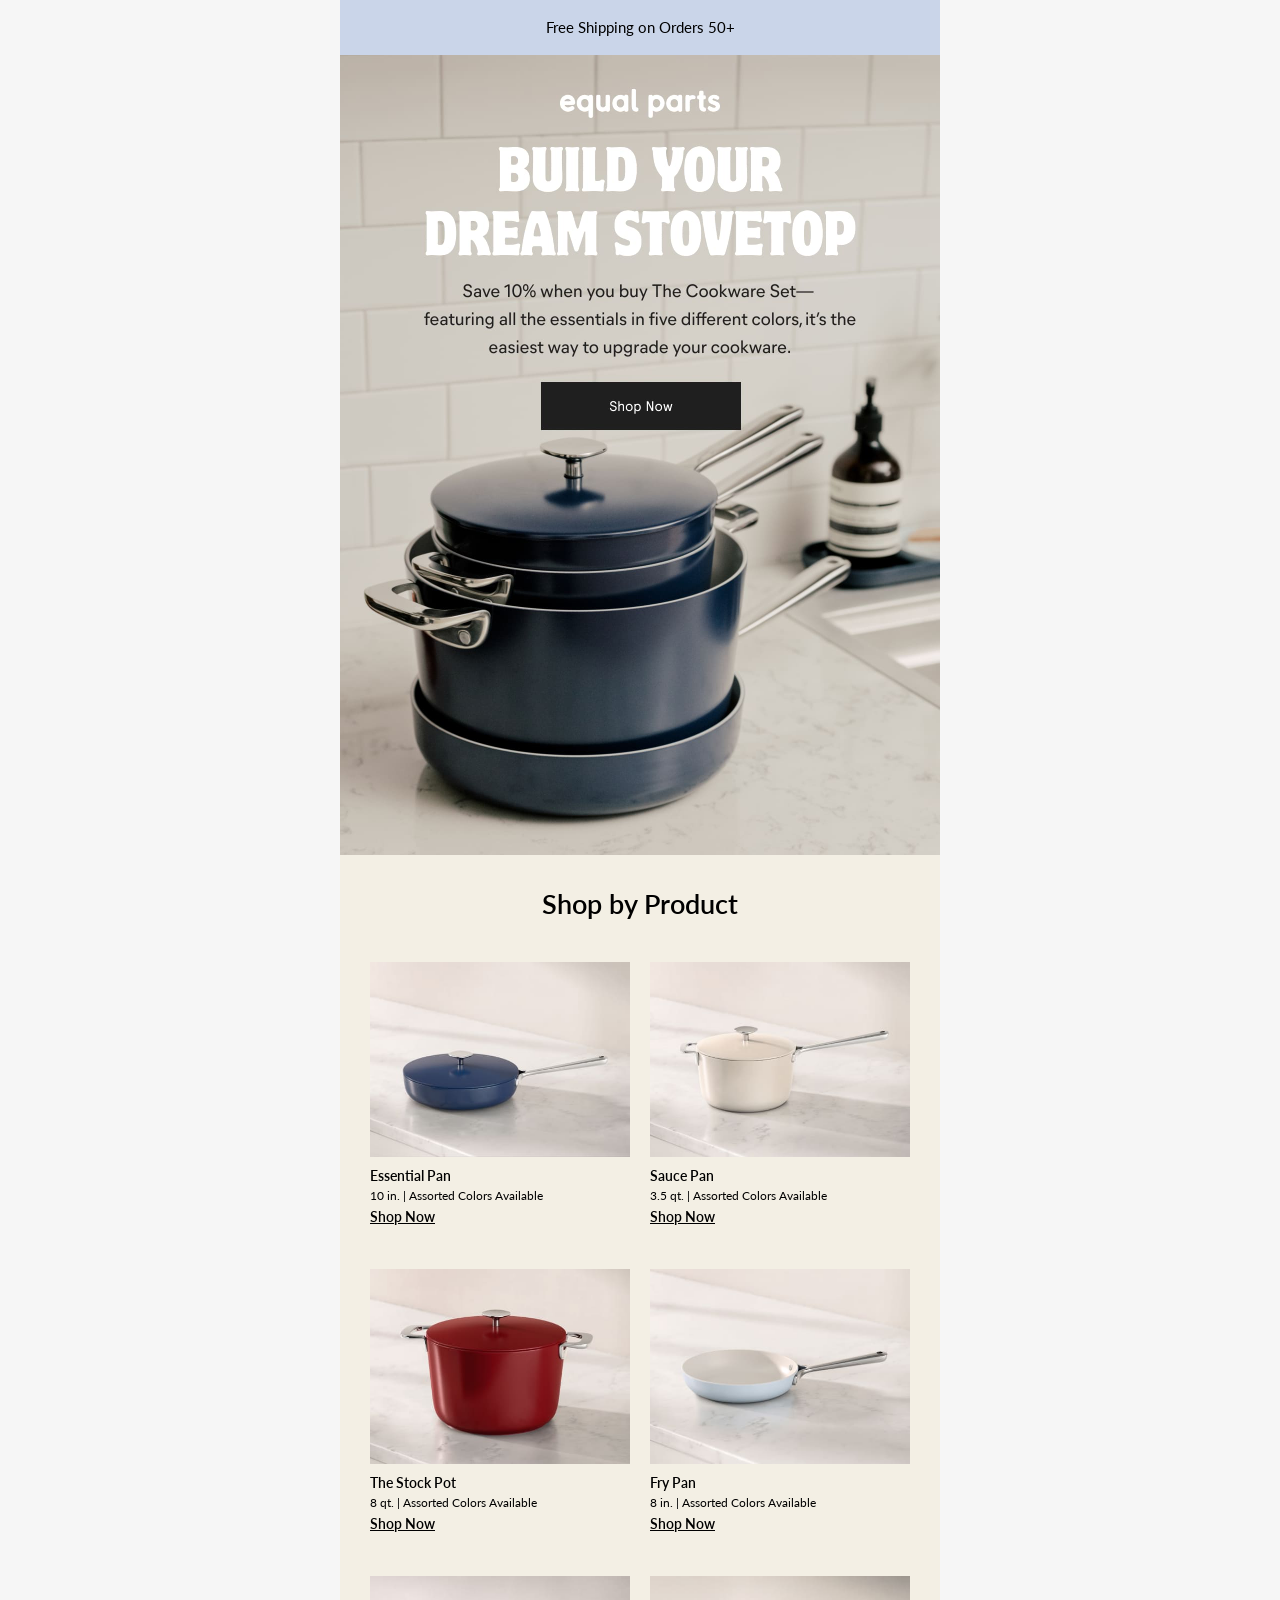
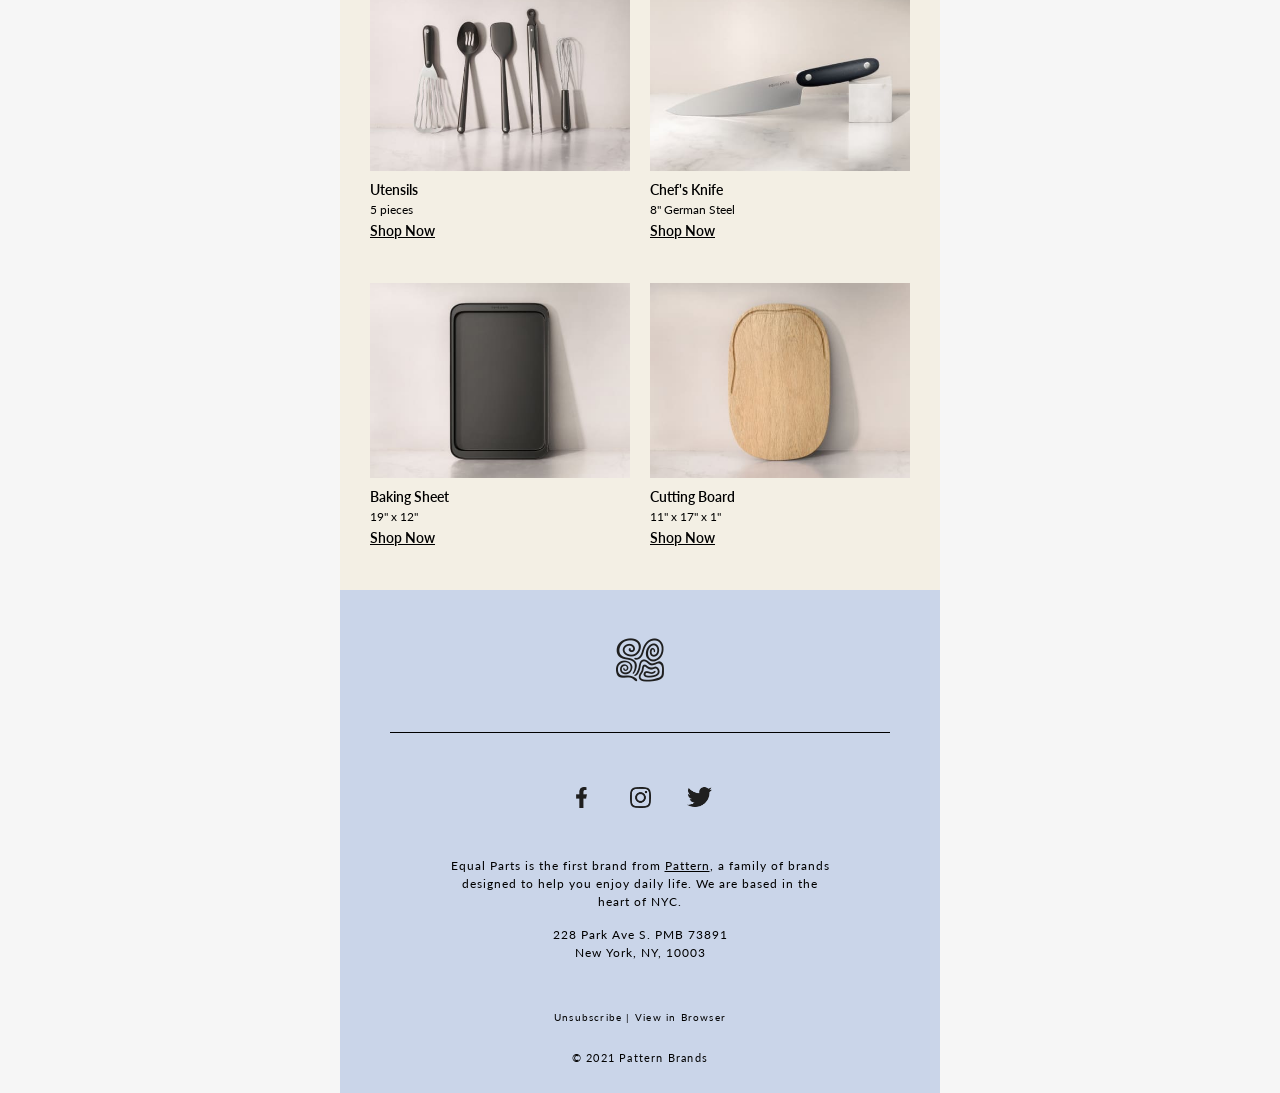
<file: email/email-1/index.html>
<!doctype html>
<html xmlns="http://www.w3.org/1999/xhtml" xmlns:v="urn:schemas-microsoft-com:vml" xmlns:o="urn:schemas-microsoft-com:office:office">

<head>
  <title> Equal Parts </title>
  <!--[if !mso]><!-->
  <meta http-equiv="X-UA-Compatible" content="IE=edge">
  <!--<![endif]-->
  <meta http-equiv="Content-Type" content="text/html; charset=UTF-8">
  <meta name="viewport" content="width=device-width, initial-scale=1">
  <style type="text/css">
    #outlook a {
      padding: 0;
    }

    body {
      margin: 0;
      padding: 0;
      -webkit-text-size-adjust: 100%;
      -ms-text-size-adjust: 100%;
    }

    table,
    td {
      border-collapse: collapse;
      mso-table-lspace: 0pt;
      mso-table-rspace: 0pt;
    }

    img {
      border: 0;
      height: auto;
      line-height: 100%;
      outline: none;
      text-decoration: none;
      -ms-interpolation-mode: bicubic;
    }

    p {
      display: block;
      margin: 13px 0;
    }

  </style>
  <!--[if mso]>
    <noscript>
    <xml>
    <o:OfficeDocumentSettings>
      <o:AllowPNG/>
      <o:PixelsPerInch>96</o:PixelsPerInch>
    </o:OfficeDocumentSettings>
    </xml>
    </noscript>
    <![endif]-->
  <!--[if lte mso 11]>
    <style type="text/css">
      .mj-outlook-group-fix { width:100% !important; }
    </style>
    <![endif]-->
  <!--[if !mso]><!-->
  <link href="https://fonts.googleapis.com/css2?family=Lato:wght@100;300;400;700;900&display=swap" rel="stylesheet" type="text/css">
  <style type="text/css">
    @import url(https://fonts.googleapis.com/css2?family=Lato:wght@100;300;400;700;900&display=swap);

  </style>
  <!--<![endif]-->
  <style type="text/css">
    @media only screen and (min-width:480px) {
      .mj-column-per-100 {
        width: 100% !important;
        max-width: 100%;
      }

      .mj-column-per-50 {
        width: 50% !important;
        max-width: 50%;
      }
    }

  </style>
  <style media="screen and (min-width:480px)">
    .moz-text-html .mj-column-per-100 {
      width: 100% !important;
      max-width: 100%;
    }

    .moz-text-html .mj-column-per-50 {
      width: 50% !important;
      max-width: 50%;
    }

  </style>
  <style type="text/css">
    @media only screen and (max-width:480px) {
      table.mj-full-width-mobile {
        width: 100% !important;
      }

      td.mj-full-width-mobile {
        width: auto !important;
      }
    }

  </style>
  <style type="text/css">
    @import url('https://fonts.googleapis.com/css2?family=Lato:wght@100;300;400;700;900&display=swap');

    * {
      box-sizing: border-box;
    }

    h1,
    h2,
    h3,
    h4,
    h5,
    h6,
    p {
      padding: 0;
      margin: 0;
    }

    td {
      padding: 0;
    }

    .product-title {
      font-size: 14px;
      color: #000000;
      text-decoration: none;
    }

    .product-title:hover {
      font-size: 14px;
      color: #000000;
      text-decoration: none;
    }

    .product-info {
      font-size: 12px;
      color: #000000;
      text-decoration: none;
    }

    .product-info:hover {
      font-size: 12px;
      color: #000000;
      text-decoration: none;
    }

    .shop-now {
      font-size: 14px;
      color: #000000;
    }

    .shop-now:hover {
      color: #6495ed;
    }

    .social-img {
      width: 25px;
      margin: 0 15px;
    }

    .pattern {
      color: #000000;
    }

    .unsub,
    .browser {
      color: #000000;
      text-decoration: none;
    }

  </style>
  <!-- Title -->
  <!-- Preview -->
  <!-- Font -->
  <!-- Attribute -->
  <!-- Style -->
</head>

<body style="word-spacing:normal;background-color:#f6f6f6;">
  <div style="display:none;font-size:1px;color:#ffffff;line-height:1px;max-height:0px;max-width:0px;opacity:0;overflow:hidden;"> Build Your Dream Stovetop </div>
  <div style="background-color:#f6f6f6;">
    <!--[if mso | IE]><table align="center" border="0" cellpadding="0" cellspacing="0" class="" role="presentation" style="width:600px;" width="600" bgcolor="#f3efe4" ><tr><td style="line-height:0px;font-size:0px;mso-line-height-rule:exactly;"><![endif]-->
    <div style="background:#f3efe4;background-color:#f3efe4;margin:0px auto;max-width:600px;">
      <table align="center" border="0" cellpadding="0" cellspacing="0" role="presentation" style="background:#f3efe4;background-color:#f3efe4;width:100%;">
        <tbody>
          <tr>
            <td style="direction:ltr;font-size:0px;padding:0;text-align:center;">
              <!--[if mso | IE]><table role="presentation" border="0" cellpadding="0" cellspacing="0"><![endif]-->
              <!-- Header -->
              <!-- Header Top -->
              <!--[if mso | IE]><tr><td class="" width="600px" ><table align="center" border="0" cellpadding="0" cellspacing="0" class="" role="presentation" style="width:600px;" width="600" bgcolor="#cad5e9" ><tr><td style="line-height:0px;font-size:0px;mso-line-height-rule:exactly;"><![endif]-->
              <div style="background:#cad5e9;background-color:#cad5e9;margin:0px auto;max-width:600px;">
                <table align="center" border="0" cellpadding="0" cellspacing="0" role="presentation" style="background:#cad5e9;background-color:#cad5e9;width:100%;">
                  <tbody>
                    <tr>
                      <td style="direction:ltr;font-size:0px;padding:0;text-align:center;">
                        <!--[if mso | IE]><table role="presentation" border="0" cellpadding="0" cellspacing="0"><tr><td class="" style="vertical-align:top;width:600px;" ><![endif]-->
                        <div class="mj-column-per-100 mj-outlook-group-fix" style="font-size:0px;text-align:left;direction:ltr;display:inline-block;vertical-align:top;width:100%;">
                          <table border="0" cellpadding="0" cellspacing="0" role="presentation" width="100%">
                            <tbody>
                              <tr>
                                <td style="vertical-align:top;padding:0;padding-right:20px;padding-left:20px;">
                                  <table border="0" cellpadding="0" cellspacing="0" role="presentation" style="" width="100%">
                                    <tbody>
                                      <tr>
                                        <td align="center" style="font-size:0px;padding:20px 0;word-break:break-word;">
                                          <div style="font-family:Lato;font-size:15px;line-height:1;text-align:center;color:#000000;">Free Shipping on Orders 50+</div>
                                        </td>
                                      </tr>
                                    </tbody>
                                  </table>
                                </td>
                              </tr>
                            </tbody>
                          </table>
                        </div>
                        <!--[if mso | IE]></td></tr></table><![endif]-->
                      </td>
                    </tr>
                  </tbody>
                </table>
              </div>
              <!--[if mso | IE]></td></tr></table></td></tr><![endif]-->
              <!-- / Header Top -->
              <!-- Header Hero -->
              <!--[if mso | IE]><tr><td class="" width="600px" ><table align="center" border="0" cellpadding="0" cellspacing="0" class="" role="presentation" style="width:600px;" width="600" ><tr><td style="line-height:0px;font-size:0px;mso-line-height-rule:exactly;"><![endif]-->
              <div style="margin:0px auto;max-width:600px;">
                <table align="center" border="0" cellpadding="0" cellspacing="0" role="presentation" style="width:100%;">
                  <tbody>
                    <tr>
                      <td style="direction:ltr;font-size:0px;padding:0;text-align:center;">
                        <!--[if mso | IE]><table role="presentation" border="0" cellpadding="0" cellspacing="0"><tr><td class="" style="vertical-align:top;width:600px;" ><![endif]-->
                        <div class="mj-column-per-100 mj-outlook-group-fix" style="font-size:0px;text-align:left;direction:ltr;display:inline-block;vertical-align:top;width:100%;">
                          <table border="0" cellpadding="0" cellspacing="0" role="presentation" width="100%">
                            <tbody>
                              <tr>
                                <td style="vertical-align:top;padding:0;">
                                  <table border="0" cellpadding="0" cellspacing="0" role="presentation" style="" width="100%">
                                    <tbody>
                                      <tr>
                                        <td align="center" style="font-size:0px;padding:0;word-break:break-word;">
                                          <table border="0" cellpadding="0" cellspacing="0" role="presentation" style="border-collapse:collapse;border-spacing:0px;">
                                            <tbody>
                                              <tr>
                                                <td style="width:600px;">
                                                  <a href="#" target="_blank">
                                                    <img alt="hero" height="auto" src="img/hero.jpeg" style="border:0;display:block;outline:none;text-decoration:none;height:auto;width:100%;font-size:13px;" width="600" />
                                                  </a>
                                                </td>
                                              </tr>
                                            </tbody>
                                          </table>
                                        </td>
                                      </tr>
                                    </tbody>
                                  </table>
                                </td>
                              </tr>
                            </tbody>
                          </table>
                        </div>
                        <!--[if mso | IE]></td></tr></table><![endif]-->
                      </td>
                    </tr>
                  </tbody>
                </table>
              </div>
              <!--[if mso | IE]></td></tr></table></td></tr><![endif]-->
              <!-- / Header Hero -->
              <!-- Main Products Title -->
              <!--[if mso | IE]><tr><td class="" width="600px" ><table align="center" border="0" cellpadding="0" cellspacing="0" class="" role="presentation" style="width:600px;" width="600" ><tr><td style="line-height:0px;font-size:0px;mso-line-height-rule:exactly;"><![endif]-->
              <div style="margin:0px auto;max-width:600px;">
                <table align="center" border="0" cellpadding="0" cellspacing="0" role="presentation" style="width:100%;">
                  <tbody>
                    <tr>
                      <td style="direction:ltr;font-size:0px;padding:0;padding-top:35px;text-align:center;">
                        <!--[if mso | IE]><table role="presentation" border="0" cellpadding="0" cellspacing="0"><tr><td class="" style="vertical-align:top;width:600px;" ><![endif]-->
                        <div class="mj-column-per-100 mj-outlook-group-fix" style="font-size:0px;text-align:left;direction:ltr;display:inline-block;vertical-align:top;width:100%;">
                          <table border="0" cellpadding="0" cellspacing="0" role="presentation" width="100%">
                            <tbody>
                              <tr>
                                <td style="vertical-align:top;padding:0;padding-right:20px;padding-left:20px;">
                                  <table border="0" cellpadding="0" cellspacing="0" role="presentation" style="" width="100%">
                                    <tbody>
                                      <tr>
                                        <td align="center" style="font-size:0px;padding:0;word-break:break-word;">
                                          <div style="font-family:Lato;font-size:27px;font-weight:600;line-height:1;text-align:center;color:#000000;">Shop by Product</div>
                                        </td>
                                      </tr>
                                    </tbody>
                                  </table>
                                </td>
                              </tr>
                            </tbody>
                          </table>
                        </div>
                        <!--[if mso | IE]></td></tr></table><![endif]-->
                      </td>
                    </tr>
                  </tbody>
                </table>
              </div>
              <!--[if mso | IE]></td></tr></table></td></tr><![endif]-->
              <!-- /Main Products Title -->
              <!-- Main Products -->
              <!-- Row 1 -->
              <!--[if mso | IE]><tr><td class="" width="600px" ><table align="center" border="0" cellpadding="0" cellspacing="0" class="" role="presentation" style="width:600px;" width="600" ><tr><td style="line-height:0px;font-size:0px;mso-line-height-rule:exactly;"><![endif]-->
              <div style="margin:0px auto;max-width:600px;">
                <table align="center" border="0" cellpadding="0" cellspacing="0" role="presentation" style="width:100%;">
                  <tbody>
                    <tr>
                      <td style="direction:ltr;font-size:0px;padding:0;padding-left:20px;padding-right:20px;padding-top:45px;text-align:center;">
                        <!--[if mso | IE]><table role="presentation" border="0" cellpadding="0" cellspacing="0"><tr><td class="" style="width:560px;" ><![endif]-->
                        <div class="mj-column-per-100 mj-outlook-group-fix" style="font-size:0;line-height:0;text-align:left;display:inline-block;width:100%;direction:ltr;">
                          <!--[if mso | IE]><table border="0" cellpadding="0" cellspacing="0" role="presentation" ><tr><td style="vertical-align:top;width:280px;" ><![endif]-->
                          <div class="mj-column-per-50 mj-outlook-group-fix" style="font-size:0px;text-align:left;direction:ltr;display:inline-block;vertical-align:top;width:50%;">
                            <table border="0" cellpadding="0" cellspacing="0" role="presentation" width="100%">
                              <tbody>
                                <tr>
                                  <td style="vertical-align:top;padding:0;padding-right:10px;padding-left:10px;">
                                    <table border="0" cellpadding="0" cellspacing="0" role="presentation" style="" width="100%">
                                      <tbody>
                                        <tr>
                                          <td align="center" style="font-size:0px;padding:0;word-break:break-word;">
                                            <table border="0" cellpadding="0" cellspacing="0" role="presentation" style="border-collapse:collapse;border-spacing:0px;">
                                              <tbody>
                                                <tr>
                                                  <td style="width:260px;">
                                                    <a href="#" target="_blank">
                                                      <img alt="essential pan" height="auto" src="img/essential-pan.jpeg" style="border:0;display:block;outline:none;text-decoration:none;height:auto;width:100%;font-size:13px;" width="260" />
                                                    </a>
                                                  </td>
                                                </tr>
                                              </tbody>
                                            </table>
                                          </td>
                                        </tr>
                                        <tr>
                                          <td align="left" style="font-size:0px;padding:0;padding-top:11px;word-break:break-word;">
                                            <div style="font-family:Lato;font-size:15px;font-weight:600;line-height:1;text-align:left;color:#000000;"><a class="product-title" href="#">Essential Pan</a></div>
                                          </td>
                                        </tr>
                                        <tr>
                                          <td align="left" style="font-size:0px;padding:0;padding-top:7px;word-break:break-word;">
                                            <div style="font-family:Lato;font-size:12px;line-height:1;text-align:left;color:#000000;"><a class="product-info" href="#">10 in. | Assorted Colors Available</a></div>
                                          </td>
                                        </tr>
                                        <tr>
                                          <td align="left" style="font-size:0px;padding:0;padding-top:7px;word-break:break-word;">
                                            <div style="font-family:Lato;font-size:15px;font-weight:600;line-height:1;text-align:left;color:#000000;"><a class="shop-now" href="#">Shop Now</a></div>
                                          </td>
                                        </tr>
                                      </tbody>
                                    </table>
                                  </td>
                                </tr>
                              </tbody>
                            </table>
                          </div>
                          <!--[if mso | IE]></td><td style="vertical-align:top;width:280px;" ><![endif]-->
                          <div class="mj-column-per-50 mj-outlook-group-fix" style="font-size:0px;text-align:left;direction:ltr;display:inline-block;vertical-align:top;width:50%;">
                            <table border="0" cellpadding="0" cellspacing="0" role="presentation" width="100%">
                              <tbody>
                                <tr>
                                  <td style="vertical-align:top;padding:0;padding-right:10px;padding-left:10px;">
                                    <table border="0" cellpadding="0" cellspacing="0" role="presentation" style="" width="100%">
                                      <tbody>
                                        <tr>
                                          <td align="center" style="font-size:0px;padding:0;word-break:break-word;">
                                            <table border="0" cellpadding="0" cellspacing="0" role="presentation" style="border-collapse:collapse;border-spacing:0px;">
                                              <tbody>
                                                <tr>
                                                  <td style="width:260px;">
                                                    <a href="#" target="_blank">
                                                      <img alt="sauce pan" height="auto" src="img/sauce-pot.jpeg" style="border:0;display:block;outline:none;text-decoration:none;height:auto;width:100%;font-size:13px;" width="260" />
                                                    </a>
                                                  </td>
                                                </tr>
                                              </tbody>
                                            </table>
                                          </td>
                                        </tr>
                                        <tr>
                                          <td align="left" style="font-size:0px;padding:0;padding-top:11px;word-break:break-word;">
                                            <div style="font-family:Lato;font-size:15px;font-weight:600;line-height:1;text-align:left;color:#000000;"><a class="product-title" href="#">Sauce Pan</a></div>
                                          </td>
                                        </tr>
                                        <tr>
                                          <td align="left" style="font-size:0px;padding:0;padding-top:7px;word-break:break-word;">
                                            <div style="font-family:Lato;font-size:12px;line-height:1;text-align:left;color:#000000;"><a class="product-info" href="#">3.5 qt. | Assorted Colors Available</a></div>
                                          </td>
                                        </tr>
                                        <tr>
                                          <td align="left" style="font-size:0px;padding:0;padding-top:7px;word-break:break-word;">
                                            <div style="font-family:Lato;font-size:15px;font-weight:600;line-height:1;text-align:left;color:#000000;"><a class="shop-now" href="#">Shop Now</a></div>
                                          </td>
                                        </tr>
                                      </tbody>
                                    </table>
                                  </td>
                                </tr>
                              </tbody>
                            </table>
                          </div>
                          <!--[if mso | IE]></td></tr></table><![endif]-->
                        </div>
                        <!--[if mso | IE]></td></tr></table><![endif]-->
                      </td>
                    </tr>
                  </tbody>
                </table>
              </div>
              <!--[if mso | IE]></td></tr></table></td></tr><![endif]-->
              <!-- / Row 1 -->
              <!-- Row 2 -->
              <!--[if mso | IE]><tr><td class="" width="600px" ><table align="center" border="0" cellpadding="0" cellspacing="0" class="" role="presentation" style="width:600px;" width="600" ><tr><td style="line-height:0px;font-size:0px;mso-line-height-rule:exactly;"><![endif]-->
              <div style="margin:0px auto;max-width:600px;">
                <table align="center" border="0" cellpadding="0" cellspacing="0" role="presentation" style="width:100%;">
                  <tbody>
                    <tr>
                      <td style="direction:ltr;font-size:0px;padding:0;padding-left:20px;padding-right:20px;padding-top:45px;text-align:center;">
                        <!--[if mso | IE]><table role="presentation" border="0" cellpadding="0" cellspacing="0"><tr><td class="" style="width:560px;" ><![endif]-->
                        <div class="mj-column-per-100 mj-outlook-group-fix" style="font-size:0;line-height:0;text-align:left;display:inline-block;width:100%;direction:ltr;">
                          <!--[if mso | IE]><table border="0" cellpadding="0" cellspacing="0" role="presentation" ><tr><td style="vertical-align:top;width:280px;" ><![endif]-->
                          <div class="mj-column-per-50 mj-outlook-group-fix" style="font-size:0px;text-align:left;direction:ltr;display:inline-block;vertical-align:top;width:50%;">
                            <table border="0" cellpadding="0" cellspacing="0" role="presentation" width="100%">
                              <tbody>
                                <tr>
                                  <td style="vertical-align:top;padding:0;padding-right:10px;padding-left:10px;">
                                    <table border="0" cellpadding="0" cellspacing="0" role="presentation" style="" width="100%">
                                      <tbody>
                                        <tr>
                                          <td align="center" style="font-size:0px;padding:0;word-break:break-word;">
                                            <table border="0" cellpadding="0" cellspacing="0" role="presentation" style="border-collapse:collapse;border-spacing:0px;">
                                              <tbody>
                                                <tr>
                                                  <td style="width:260px;">
                                                    <a href="#" target="_blank">
                                                      <img alt="stock pot" height="auto" src="img/stock-pot.jpeg" style="border:0;display:block;outline:none;text-decoration:none;height:auto;width:100%;font-size:13px;" width="260" />
                                                    </a>
                                                  </td>
                                                </tr>
                                              </tbody>
                                            </table>
                                          </td>
                                        </tr>
                                        <tr>
                                          <td align="left" style="font-size:0px;padding:0;padding-top:11px;word-break:break-word;">
                                            <div style="font-family:Lato;font-size:15px;font-weight:600;line-height:1;text-align:left;color:#000000;"><a class="product-title" href="#">The Stock Pot</a></div>
                                          </td>
                                        </tr>
                                        <tr>
                                          <td align="left" style="font-size:0px;padding:0;padding-top:7px;word-break:break-word;">
                                            <div style="font-family:Lato;font-size:12px;line-height:1;text-align:left;color:#000000;"><a class="product-info" href="#">8 qt. | Assorted Colors Available</a></div>
                                          </td>
                                        </tr>
                                        <tr>
                                          <td align="left" style="font-size:0px;padding:0;padding-top:7px;word-break:break-word;">
                                            <div style="font-family:Lato;font-size:15px;font-weight:600;line-height:1;text-align:left;color:#000000;"><a class="shop-now" href="#">Shop Now</a></div>
                                          </td>
                                        </tr>
                                      </tbody>
                                    </table>
                                  </td>
                                </tr>
                              </tbody>
                            </table>
                          </div>
                          <!--[if mso | IE]></td><td style="vertical-align:top;width:280px;" ><![endif]-->
                          <div class="mj-column-per-50 mj-outlook-group-fix" style="font-size:0px;text-align:left;direction:ltr;display:inline-block;vertical-align:top;width:50%;">
                            <table border="0" cellpadding="0" cellspacing="0" role="presentation" width="100%">
                              <tbody>
                                <tr>
                                  <td style="vertical-align:top;padding:0;padding-right:10px;padding-left:10px;">
                                    <table border="0" cellpadding="0" cellspacing="0" role="presentation" style="" width="100%">
                                      <tbody>
                                        <tr>
                                          <td align="center" style="font-size:0px;padding:0;word-break:break-word;">
                                            <table border="0" cellpadding="0" cellspacing="0" role="presentation" style="border-collapse:collapse;border-spacing:0px;">
                                              <tbody>
                                                <tr>
                                                  <td style="width:260px;">
                                                    <a href="#" target="_blank">
                                                      <img alt="fry pan" height="auto" src="img/fry-pan.jpeg" style="border:0;display:block;outline:none;text-decoration:none;height:auto;width:100%;font-size:13px;" width="260" />
                                                    </a>
                                                  </td>
                                                </tr>
                                              </tbody>
                                            </table>
                                          </td>
                                        </tr>
                                        <tr>
                                          <td align="left" style="font-size:0px;padding:0;padding-top:11px;word-break:break-word;">
                                            <div style="font-family:Lato;font-size:15px;font-weight:600;line-height:1;text-align:left;color:#000000;"><a class="product-title" href="#">Fry Pan</a></div>
                                          </td>
                                        </tr>
                                        <tr>
                                          <td align="left" style="font-size:0px;padding:0;padding-top:7px;word-break:break-word;">
                                            <div style="font-family:Lato;font-size:12px;line-height:1;text-align:left;color:#000000;"><a class="product-info" href="#">8 in. | Assorted Colors Available</a></div>
                                          </td>
                                        </tr>
                                        <tr>
                                          <td align="left" style="font-size:0px;padding:0;padding-top:7px;word-break:break-word;">
                                            <div style="font-family:Lato;font-size:15px;font-weight:600;line-height:1;text-align:left;color:#000000;"><a class="shop-now" href="#">Shop Now</a></div>
                                          </td>
                                        </tr>
                                      </tbody>
                                    </table>
                                  </td>
                                </tr>
                              </tbody>
                            </table>
                          </div>
                          <!--[if mso | IE]></td></tr></table><![endif]-->
                        </div>
                        <!--[if mso | IE]></td></tr></table><![endif]-->
                      </td>
                    </tr>
                  </tbody>
                </table>
              </div>
              <!--[if mso | IE]></td></tr></table></td></tr><![endif]-->
              <!-- / Row 2 -->
              <!-- Row 3 -->
              <!--[if mso | IE]><tr><td class="" width="600px" ><table align="center" border="0" cellpadding="0" cellspacing="0" class="" role="presentation" style="width:600px;" width="600" ><tr><td style="line-height:0px;font-size:0px;mso-line-height-rule:exactly;"><![endif]-->
              <div style="margin:0px auto;max-width:600px;">
                <table align="center" border="0" cellpadding="0" cellspacing="0" role="presentation" style="width:100%;">
                  <tbody>
                    <tr>
                      <td style="direction:ltr;font-size:0px;padding:0;padding-left:20px;padding-right:20px;padding-top:45px;text-align:center;">
                        <!--[if mso | IE]><table role="presentation" border="0" cellpadding="0" cellspacing="0"><tr><td class="" style="width:560px;" ><![endif]-->
                        <div class="mj-column-per-100 mj-outlook-group-fix" style="font-size:0;line-height:0;text-align:left;display:inline-block;width:100%;direction:ltr;">
                          <!--[if mso | IE]><table border="0" cellpadding="0" cellspacing="0" role="presentation" ><tr><td style="vertical-align:top;width:280px;" ><![endif]-->
                          <div class="mj-column-per-50 mj-outlook-group-fix" style="font-size:0px;text-align:left;direction:ltr;display:inline-block;vertical-align:top;width:50%;">
                            <table border="0" cellpadding="0" cellspacing="0" role="presentation" width="100%">
                              <tbody>
                                <tr>
                                  <td style="vertical-align:top;padding:0;padding-right:10px;padding-left:10px;">
                                    <table border="0" cellpadding="0" cellspacing="0" role="presentation" style="" width="100%">
                                      <tbody>
                                        <tr>
                                          <td align="center" style="font-size:0px;padding:0;word-break:break-word;">
                                            <table border="0" cellpadding="0" cellspacing="0" role="presentation" style="border-collapse:collapse;border-spacing:0px;">
                                              <tbody>
                                                <tr>
                                                  <td style="width:260px;">
                                                    <a href="#" target="_blank">
                                                      <img alt="utensils" height="auto" src="img/utensils.jpeg" style="border:0;display:block;outline:none;text-decoration:none;height:auto;width:100%;font-size:13px;" width="260" />
                                                    </a>
                                                  </td>
                                                </tr>
                                              </tbody>
                                            </table>
                                          </td>
                                        </tr>
                                        <tr>
                                          <td align="left" style="font-size:0px;padding:0;padding-top:11px;word-break:break-word;">
                                            <div style="font-family:Lato;font-size:15px;font-weight:600;line-height:1;text-align:left;color:#000000;"><a class="product-title" href="#">Utensils</a></div>
                                          </td>
                                        </tr>
                                        <tr>
                                          <td align="left" style="font-size:0px;padding:0;padding-top:7px;word-break:break-word;">
                                            <div style="font-family:Lato;font-size:12px;line-height:1;text-align:left;color:#000000;"><a class="product-info" href="#">5 pieces</a></div>
                                          </td>
                                        </tr>
                                        <tr>
                                          <td align="left" style="font-size:0px;padding:0;padding-top:7px;word-break:break-word;">
                                            <div style="font-family:Lato;font-size:15px;font-weight:600;line-height:1;text-align:left;color:#000000;"><a class="shop-now" href="#">Shop Now</a></div>
                                          </td>
                                        </tr>
                                      </tbody>
                                    </table>
                                  </td>
                                </tr>
                              </tbody>
                            </table>
                          </div>
                          <!--[if mso | IE]></td><td style="vertical-align:top;width:280px;" ><![endif]-->
                          <div class="mj-column-per-50 mj-outlook-group-fix" style="font-size:0px;text-align:left;direction:ltr;display:inline-block;vertical-align:top;width:50%;">
                            <table border="0" cellpadding="0" cellspacing="0" role="presentation" width="100%">
                              <tbody>
                                <tr>
                                  <td style="vertical-align:top;padding:0;padding-right:10px;padding-left:10px;">
                                    <table border="0" cellpadding="0" cellspacing="0" role="presentation" style="" width="100%">
                                      <tbody>
                                        <tr>
                                          <td align="center" style="font-size:0px;padding:0;word-break:break-word;">
                                            <table border="0" cellpadding="0" cellspacing="0" role="presentation" style="border-collapse:collapse;border-spacing:0px;">
                                              <tbody>
                                                <tr>
                                                  <td style="width:260px;">
                                                    <a href="#" target="_blank">
                                                      <img alt="chefs knife" height="auto" src="img/chefs-knife.jpeg" style="border:0;display:block;outline:none;text-decoration:none;height:auto;width:100%;font-size:13px;" width="260" />
                                                    </a>
                                                  </td>
                                                </tr>
                                              </tbody>
                                            </table>
                                          </td>
                                        </tr>
                                        <tr>
                                          <td align="left" style="font-size:0px;padding:0;padding-top:11px;word-break:break-word;">
                                            <div style="font-family:Lato;font-size:15px;font-weight:600;line-height:1;text-align:left;color:#000000;"><a class="product-title" href="#">Chef's Knife</a></div>
                                          </td>
                                        </tr>
                                        <tr>
                                          <td align="left" style="font-size:0px;padding:0;padding-top:7px;word-break:break-word;">
                                            <div style="font-family:Lato;font-size:12px;line-height:1;text-align:left;color:#000000;"><a class="product-info" href="#">8" German Steel</a></div>
                                          </td>
                                        </tr>
                                        <tr>
                                          <td align="left" style="font-size:0px;padding:0;padding-top:7px;word-break:break-word;">
                                            <div style="font-family:Lato;font-size:15px;font-weight:600;line-height:1;text-align:left;color:#000000;"><a class="shop-now" href="#">Shop Now</a></div>
                                          </td>
                                        </tr>
                                      </tbody>
                                    </table>
                                  </td>
                                </tr>
                              </tbody>
                            </table>
                          </div>
                          <!--[if mso | IE]></td></tr></table><![endif]-->
                        </div>
                        <!--[if mso | IE]></td></tr></table><![endif]-->
                      </td>
                    </tr>
                  </tbody>
                </table>
              </div>
              <!--[if mso | IE]></td></tr></table></td></tr><![endif]-->
              <!-- / Row 3 -->
              <!-- Row 4 -->
              <!--[if mso | IE]><tr><td class="" width="600px" ><table align="center" border="0" cellpadding="0" cellspacing="0" class="" role="presentation" style="width:600px;" width="600" ><tr><td style="line-height:0px;font-size:0px;mso-line-height-rule:exactly;"><![endif]-->
              <div style="margin:0px auto;max-width:600px;">
                <table align="center" border="0" cellpadding="0" cellspacing="0" role="presentation" style="width:100%;">
                  <tbody>
                    <tr>
                      <td style="direction:ltr;font-size:0px;padding:0;padding-bottom:45px;padding-left:20px;padding-right:20px;padding-top:45px;text-align:center;">
                        <!--[if mso | IE]><table role="presentation" border="0" cellpadding="0" cellspacing="0"><tr><td class="" style="width:560px;" ><![endif]-->
                        <div class="mj-column-per-100 mj-outlook-group-fix" style="font-size:0;line-height:0;text-align:left;display:inline-block;width:100%;direction:ltr;">
                          <!--[if mso | IE]><table border="0" cellpadding="0" cellspacing="0" role="presentation" ><tr><td style="vertical-align:top;width:280px;" ><![endif]-->
                          <div class="mj-column-per-50 mj-outlook-group-fix" style="font-size:0px;text-align:left;direction:ltr;display:inline-block;vertical-align:top;width:50%;">
                            <table border="0" cellpadding="0" cellspacing="0" role="presentation" width="100%">
                              <tbody>
                                <tr>
                                  <td style="vertical-align:top;padding:0;padding-right:10px;padding-left:10px;">
                                    <table border="0" cellpadding="0" cellspacing="0" role="presentation" style="" width="100%">
                                      <tbody>
                                        <tr>
                                          <td align="center" style="font-size:0px;padding:0;word-break:break-word;">
                                            <table border="0" cellpadding="0" cellspacing="0" role="presentation" style="border-collapse:collapse;border-spacing:0px;">
                                              <tbody>
                                                <tr>
                                                  <td style="width:260px;">
                                                    <a href="#" target="_blank">
                                                      <img alt="baking sheet" height="auto" src="img/baking-sheet.jpeg" style="border:0;display:block;outline:none;text-decoration:none;height:auto;width:100%;font-size:13px;" width="260" />
                                                    </a>
                                                  </td>
                                                </tr>
                                              </tbody>
                                            </table>
                                          </td>
                                        </tr>
                                        <tr>
                                          <td align="left" style="font-size:0px;padding:0;padding-top:11px;word-break:break-word;">
                                            <div style="font-family:Lato;font-size:15px;font-weight:600;line-height:1;text-align:left;color:#000000;"><a class="product-title" href="#">Baking Sheet</a></div>
                                          </td>
                                        </tr>
                                        <tr>
                                          <td align="left" style="font-size:0px;padding:0;padding-top:7px;word-break:break-word;">
                                            <div style="font-family:Lato;font-size:12px;line-height:1;text-align:left;color:#000000;"><a class="product-info" href="#">19" x 12"</a></div>
                                          </td>
                                        </tr>
                                        <tr>
                                          <td align="left" style="font-size:0px;padding:0;padding-top:7px;word-break:break-word;">
                                            <div style="font-family:Lato;font-size:15px;font-weight:600;line-height:1;text-align:left;color:#000000;"><a class="shop-now" href="#">Shop Now</a></div>
                                          </td>
                                        </tr>
                                      </tbody>
                                    </table>
                                  </td>
                                </tr>
                              </tbody>
                            </table>
                          </div>
                          <!--[if mso | IE]></td><td style="vertical-align:top;width:280px;" ><![endif]-->
                          <div class="mj-column-per-50 mj-outlook-group-fix" style="font-size:0px;text-align:left;direction:ltr;display:inline-block;vertical-align:top;width:50%;">
                            <table border="0" cellpadding="0" cellspacing="0" role="presentation" width="100%">
                              <tbody>
                                <tr>
                                  <td style="vertical-align:top;padding:0;padding-right:10px;padding-left:10px;">
                                    <table border="0" cellpadding="0" cellspacing="0" role="presentation" style="" width="100%">
                                      <tbody>
                                        <tr>
                                          <td align="center" style="font-size:0px;padding:0;word-break:break-word;">
                                            <table border="0" cellpadding="0" cellspacing="0" role="presentation" style="border-collapse:collapse;border-spacing:0px;">
                                              <tbody>
                                                <tr>
                                                  <td style="width:260px;">
                                                    <a href="#" target="_blank">
                                                      <img alt="chefs knife" height="auto" src="img/cutting-board.jpeg" style="border:0;display:block;outline:none;text-decoration:none;height:auto;width:100%;font-size:13px;" width="260" />
                                                    </a>
                                                  </td>
                                                </tr>
                                              </tbody>
                                            </table>
                                          </td>
                                        </tr>
                                        <tr>
                                          <td align="left" style="font-size:0px;padding:0;padding-top:11px;word-break:break-word;">
                                            <div style="font-family:Lato;font-size:15px;font-weight:600;line-height:1;text-align:left;color:#000000;"><a class="product-title" href="#">Cutting Board</a></div>
                                          </td>
                                        </tr>
                                        <tr>
                                          <td align="left" style="font-size:0px;padding:0;padding-top:7px;word-break:break-word;">
                                            <div style="font-family:Lato;font-size:12px;line-height:1;text-align:left;color:#000000;"><a class="product-info" href="#">11" x 17" x 1"</a></div>
                                          </td>
                                        </tr>
                                        <tr>
                                          <td align="left" style="font-size:0px;padding:0;padding-top:7px;word-break:break-word;">
                                            <div style="font-family:Lato;font-size:15px;font-weight:600;line-height:1;text-align:left;color:#000000;"><a class="shop-now" href="#">Shop Now</a></div>
                                          </td>
                                        </tr>
                                      </tbody>
                                    </table>
                                  </td>
                                </tr>
                              </tbody>
                            </table>
                          </div>
                          <!--[if mso | IE]></td></tr></table><![endif]-->
                        </div>
                        <!--[if mso | IE]></td></tr></table><![endif]-->
                      </td>
                    </tr>
                  </tbody>
                </table>
              </div>
              <!--[if mso | IE]></td></tr></table></td></tr><![endif]-->
              <!-- / Row 4 -->
              <!-- / Main Products -->
              <!-- Footer -->
              <!--[if mso | IE]><tr><td class="" width="600px" ><table align="center" border="0" cellpadding="0" cellspacing="0" class="" role="presentation" style="width:600px;" width="600" ><tr><td style="line-height:0px;font-size:0px;mso-line-height-rule:exactly;"><![endif]-->
              <div style="margin:0px auto;max-width:600px;">
                <table align="center" border="0" cellpadding="0" cellspacing="0" role="presentation" style="width:100%;">
                  <tbody>
                    <tr>
                      <td style="direction:ltr;font-size:0px;padding:0;text-align:center;">
                        <!--[if mso | IE]><table role="presentation" border="0" cellpadding="0" cellspacing="0"><tr><td class="" style="vertical-align:top;width:600px;" ><![endif]-->
                        <div class="mj-column-per-100 mj-outlook-group-fix" style="font-size:0px;text-align:left;direction:ltr;display:inline-block;vertical-align:top;width:100%;">
                          <table border="0" cellpadding="0" cellspacing="0" role="presentation" width="100%">
                            <tbody>
                              <tr>
                                <td style="vertical-align:top;padding:0;">
                                  <table border="0" cellpadding="0" cellspacing="0" role="presentation" style="" width="100%">
                                    <tbody>
                                      <tr>
                                        <td align="center" style="font-size:0px;padding:0;word-break:break-word;">
                                          <table border="0" cellpadding="0" cellspacing="0" role="presentation" style="border-collapse:collapse;border-spacing:0px;">
                                            <tbody>
                                              <tr>
                                                <td style="width:600px;">
                                                  <a href="#" target="_blank">
                                                    <img alt="footer logo" height="auto" src="img/footer-logo.png" style="border:0;display:block;outline:none;text-decoration:none;height:auto;width:100%;font-size:13px;" width="600" />
                                                  </a>
                                                </td>
                                              </tr>
                                            </tbody>
                                          </table>
                                        </td>
                                      </tr>
                                    </tbody>
                                  </table>
                                </td>
                              </tr>
                            </tbody>
                          </table>
                        </div>
                        <!--[if mso | IE]></td></tr></table><![endif]-->
                      </td>
                    </tr>
                  </tbody>
                </table>
              </div>
              <!--[if mso | IE]></td></tr></table></td></tr><tr><td class="" width="600px" ><table align="center" border="0" cellpadding="0" cellspacing="0" class="" role="presentation" style="width:600px;" width="600" bgcolor="#cad5e9" ><tr><td style="line-height:0px;font-size:0px;mso-line-height-rule:exactly;"><![endif]-->
              <div style="background:#cad5e9;background-color:#cad5e9;margin:0px auto;max-width:600px;">
                <table align="center" border="0" cellpadding="0" cellspacing="0" role="presentation" style="background:#cad5e9;background-color:#cad5e9;width:100%;">
                  <tbody>
                    <tr>
                      <td style="direction:ltr;font-size:0px;padding:0;text-align:center;">
                        <!--[if mso | IE]><table role="presentation" border="0" cellpadding="0" cellspacing="0"><tr><td class="" style="vertical-align:top;width:600px;" ><![endif]-->
                        <div class="mj-column-per-100 mj-outlook-group-fix" style="font-size:0px;text-align:left;direction:ltr;display:inline-block;vertical-align:top;width:100%;">
                          <table border="0" cellpadding="0" cellspacing="0" role="presentation" width="100%">
                            <tbody>
                              <tr>
                                <td style="vertical-align:top;padding:0;padding-right:20px;padding-left:20px;">
                                  <table border="0" cellpadding="0" cellspacing="0" role="presentation" style="" width="100%">
                                    <tbody>
                                      <tr>
                                        <td align="center" style="font-size:0px;padding:45px 0;word-break:break-word;">
                                          <div style="font-family:Lato;font-size:15px;line-height:1;text-align:center;color:#000000;"><a class="social-link" href="#"><img class="social-img" src="img/facebook.png" alt="facebook"></a>
                                            <a class="social-link" href="#"><img class="social-img" src="img/instagram.png" alt="instagram"></a>
                                            <a class="social-link" href="#"><img class="social-img" src="img/twitter.png" alt="twitter"></a>
                                          </div>
                                        </td>
                                      </tr>
                                    </tbody>
                                  </table>
                                </td>
                              </tr>
                            </tbody>
                          </table>
                        </div>
                        <!--[if mso | IE]></td></tr></table><![endif]-->
                      </td>
                    </tr>
                  </tbody>
                </table>
              </div>
              <!--[if mso | IE]></td></tr></table></td></tr><tr><td class="" width="600px" ><table align="center" border="0" cellpadding="0" cellspacing="0" class="" role="presentation" style="width:600px;" width="600" bgcolor="#cad5e9" ><tr><td style="line-height:0px;font-size:0px;mso-line-height-rule:exactly;"><![endif]-->
              <div style="background:#cad5e9;background-color:#cad5e9;margin:0px auto;max-width:600px;">
                <table align="center" border="0" cellpadding="0" cellspacing="0" role="presentation" style="background:#cad5e9;background-color:#cad5e9;width:100%;">
                  <tbody>
                    <tr>
                      <td style="direction:ltr;font-size:0px;padding:0;text-align:center;">
                        <!--[if mso | IE]><table role="presentation" border="0" cellpadding="0" cellspacing="0"><tr><td class="" style="vertical-align:top;width:600px;" ><![endif]-->
                        <div class="mj-column-per-100 mj-outlook-group-fix" style="font-size:0px;text-align:left;direction:ltr;display:inline-block;vertical-align:top;width:100%;">
                          <table border="0" cellpadding="0" cellspacing="0" role="presentation" width="100%">
                            <tbody>
                              <tr>
                                <td style="vertical-align:top;padding:0 108px;">
                                  <table border="0" cellpadding="0" cellspacing="0" role="presentation" style="" width="100%">
                                    <tbody>
                                      <tr>
                                        <td align="center" style="font-size:0px;padding:0;word-break:break-word;">
                                          <div style="font-family:Lato;font-size:12px;letter-spacing:1px;line-height:18px;text-align:center;color:#000000;">Equal Parts is the first brand from <a class="pattern" href="#">Pattern</a>, a family of brands designed to help you enjoy daily life. We are based in the heart of NYC.</div>
                                        </td>
                                      </tr>
                                      <tr>
                                        <td align="center" style="font-size:0px;padding:0;padding-top:15px;word-break:break-word;">
                                          <div style="font-family:Lato;font-size:12px;letter-spacing:1px;line-height:18px;text-align:center;color:#000000;">228 Park Ave S. PMB 73891 <br> New York, NY, 10003</div>
                                        </td>
                                      </tr>
                                    </tbody>
                                  </table>
                                </td>
                              </tr>
                            </tbody>
                          </table>
                        </div>
                        <!--[if mso | IE]></td></tr></table><![endif]-->
                      </td>
                    </tr>
                  </tbody>
                </table>
              </div>
              <!--[if mso | IE]></td></tr></table></td></tr><tr><td class="" width="600px" ><table align="center" border="0" cellpadding="0" cellspacing="0" class="" role="presentation" style="width:600px;" width="600" bgcolor="#cad5e9" ><tr><td style="line-height:0px;font-size:0px;mso-line-height-rule:exactly;"><![endif]-->
              <div style="background:#cad5e9;background-color:#cad5e9;margin:0px auto;max-width:600px;">
                <table align="center" border="0" cellpadding="0" cellspacing="0" role="presentation" style="background:#cad5e9;background-color:#cad5e9;width:100%;">
                  <tbody>
                    <tr>
                      <td style="direction:ltr;font-size:0px;padding:0;text-align:center;">
                        <!--[if mso | IE]><table role="presentation" border="0" cellpadding="0" cellspacing="0"><tr><td class="" style="vertical-align:top;width:600px;" ><![endif]-->
                        <div class="mj-column-per-100 mj-outlook-group-fix" style="font-size:0px;text-align:left;direction:ltr;display:inline-block;vertical-align:top;width:100%;">
                          <table border="0" cellpadding="0" cellspacing="0" role="presentation" width="100%">
                            <tbody>
                              <tr>
                                <td style="vertical-align:top;padding:0;padding-right:20px;padding-left:20px;">
                                  <table border="0" cellpadding="0" cellspacing="0" role="presentation" style="" width="100%">
                                    <tbody>
                                      <tr>
                                        <td align="center" style="font-size:0px;padding:0;padding-top:50px;word-break:break-word;">
                                          <div style="font-family:Lato;font-size:10px;letter-spacing:1.2px;line-height:1;text-align:center;color:#000000;"><a class="unsub" href="#">Unsubscribe</a> | <a class="browser" href="#">View in Browser</a></div>
                                        </td>
                                      </tr>
                                    </tbody>
                                  </table>
                                </td>
                              </tr>
                            </tbody>
                          </table>
                        </div>
                        <!--[if mso | IE]></td></tr></table><![endif]-->
                      </td>
                    </tr>
                  </tbody>
                </table>
              </div>
              <!--[if mso | IE]></td></tr></table></td></tr><tr><td class="" width="600px" ><table align="center" border="0" cellpadding="0" cellspacing="0" class="" role="presentation" style="width:600px;" width="600" bgcolor="#cad5e9" ><tr><td style="line-height:0px;font-size:0px;mso-line-height-rule:exactly;"><![endif]-->
              <div style="background:#cad5e9;background-color:#cad5e9;margin:0px auto;max-width:600px;">
                <table align="center" border="0" cellpadding="0" cellspacing="0" role="presentation" style="background:#cad5e9;background-color:#cad5e9;width:100%;">
                  <tbody>
                    <tr>
                      <td style="direction:ltr;font-size:0px;padding:0;text-align:center;">
                        <!--[if mso | IE]><table role="presentation" border="0" cellpadding="0" cellspacing="0"><tr><td class="" style="vertical-align:top;width:600px;" ><![endif]-->
                        <div class="mj-column-per-100 mj-outlook-group-fix" style="font-size:0px;text-align:left;direction:ltr;display:inline-block;vertical-align:top;width:100%;">
                          <table border="0" cellpadding="0" cellspacing="0" role="presentation" width="100%">
                            <tbody>
                              <tr>
                                <td style="vertical-align:top;padding:0;padding-right:20px;padding-left:20px;">
                                  <table border="0" cellpadding="0" cellspacing="0" role="presentation" style="" width="100%">
                                    <tbody>
                                      <tr>
                                        <td align="center" style="font-size:0px;padding:30px 0;word-break:break-word;">
                                          <div style="font-family:Lato;font-size:11px;letter-spacing:1.2px;line-height:1;text-align:center;color:#000000;">© 2021 Pattern Brands</div>
                                        </td>
                                      </tr>
                                    </tbody>
                                  </table>
                                </td>
                              </tr>
                            </tbody>
                          </table>
                        </div>
                        <!--[if mso | IE]></td></tr></table><![endif]-->
                      </td>
                    </tr>
                  </tbody>
                </table>
              </div>
              <!--[if mso | IE]></td></tr></table></td></tr></table><![endif]-->
            </td>
          </tr>
        </tbody>
      </table>
    </div>
    <!--[if mso | IE]></td></tr></table><![endif]-->
  </div>
</body>

</html>
</file>
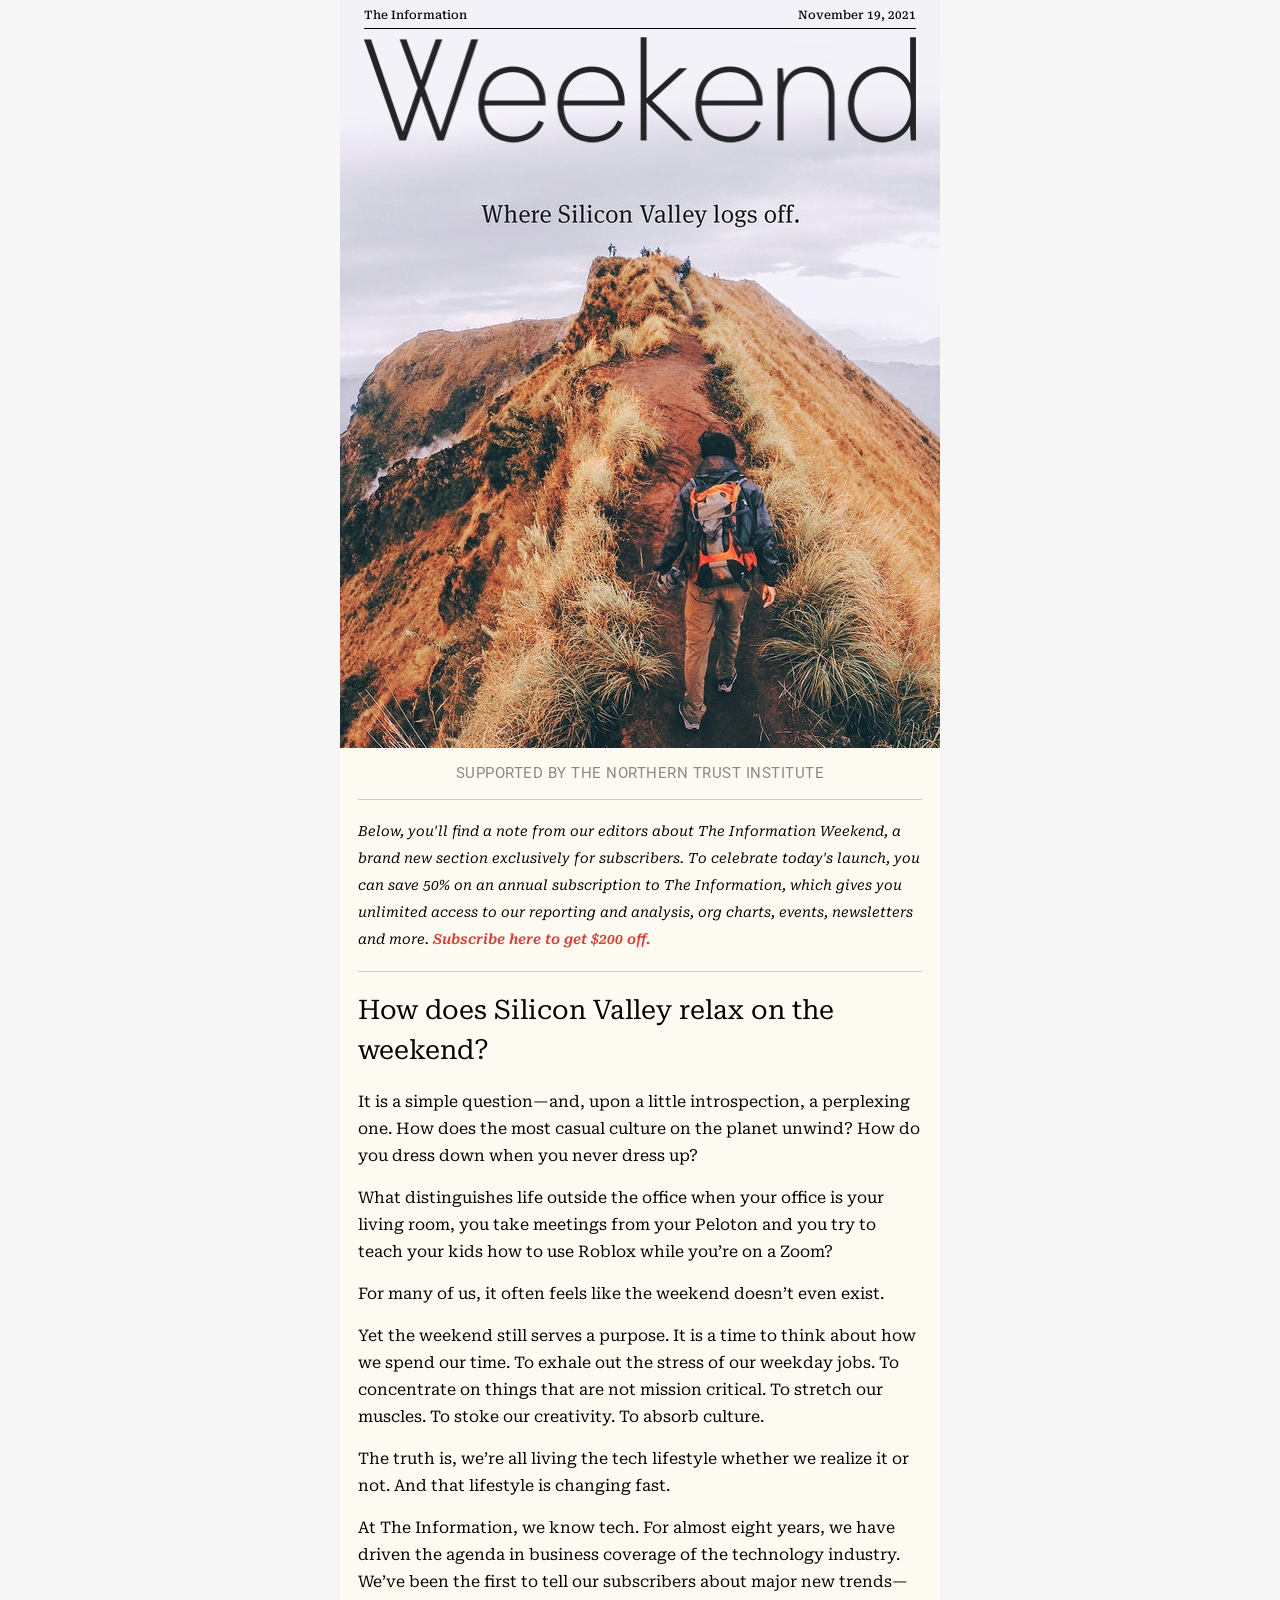
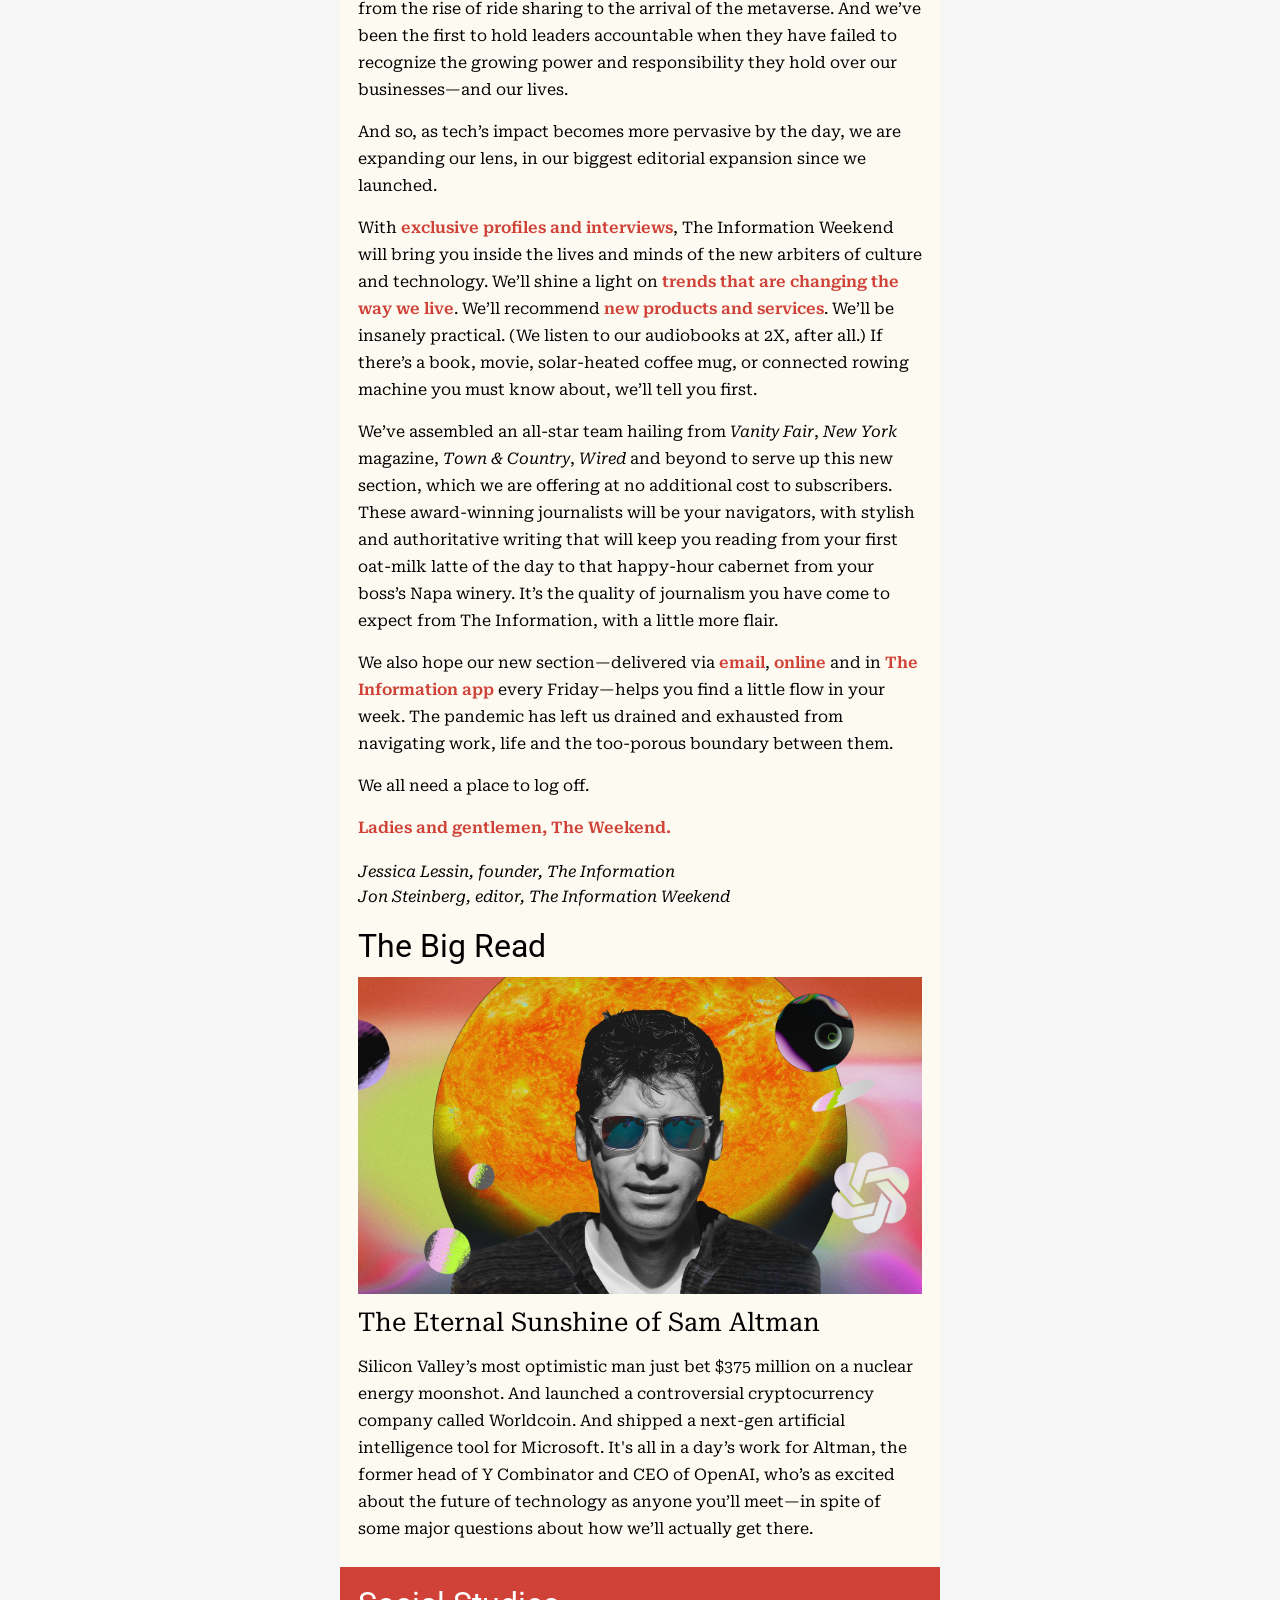
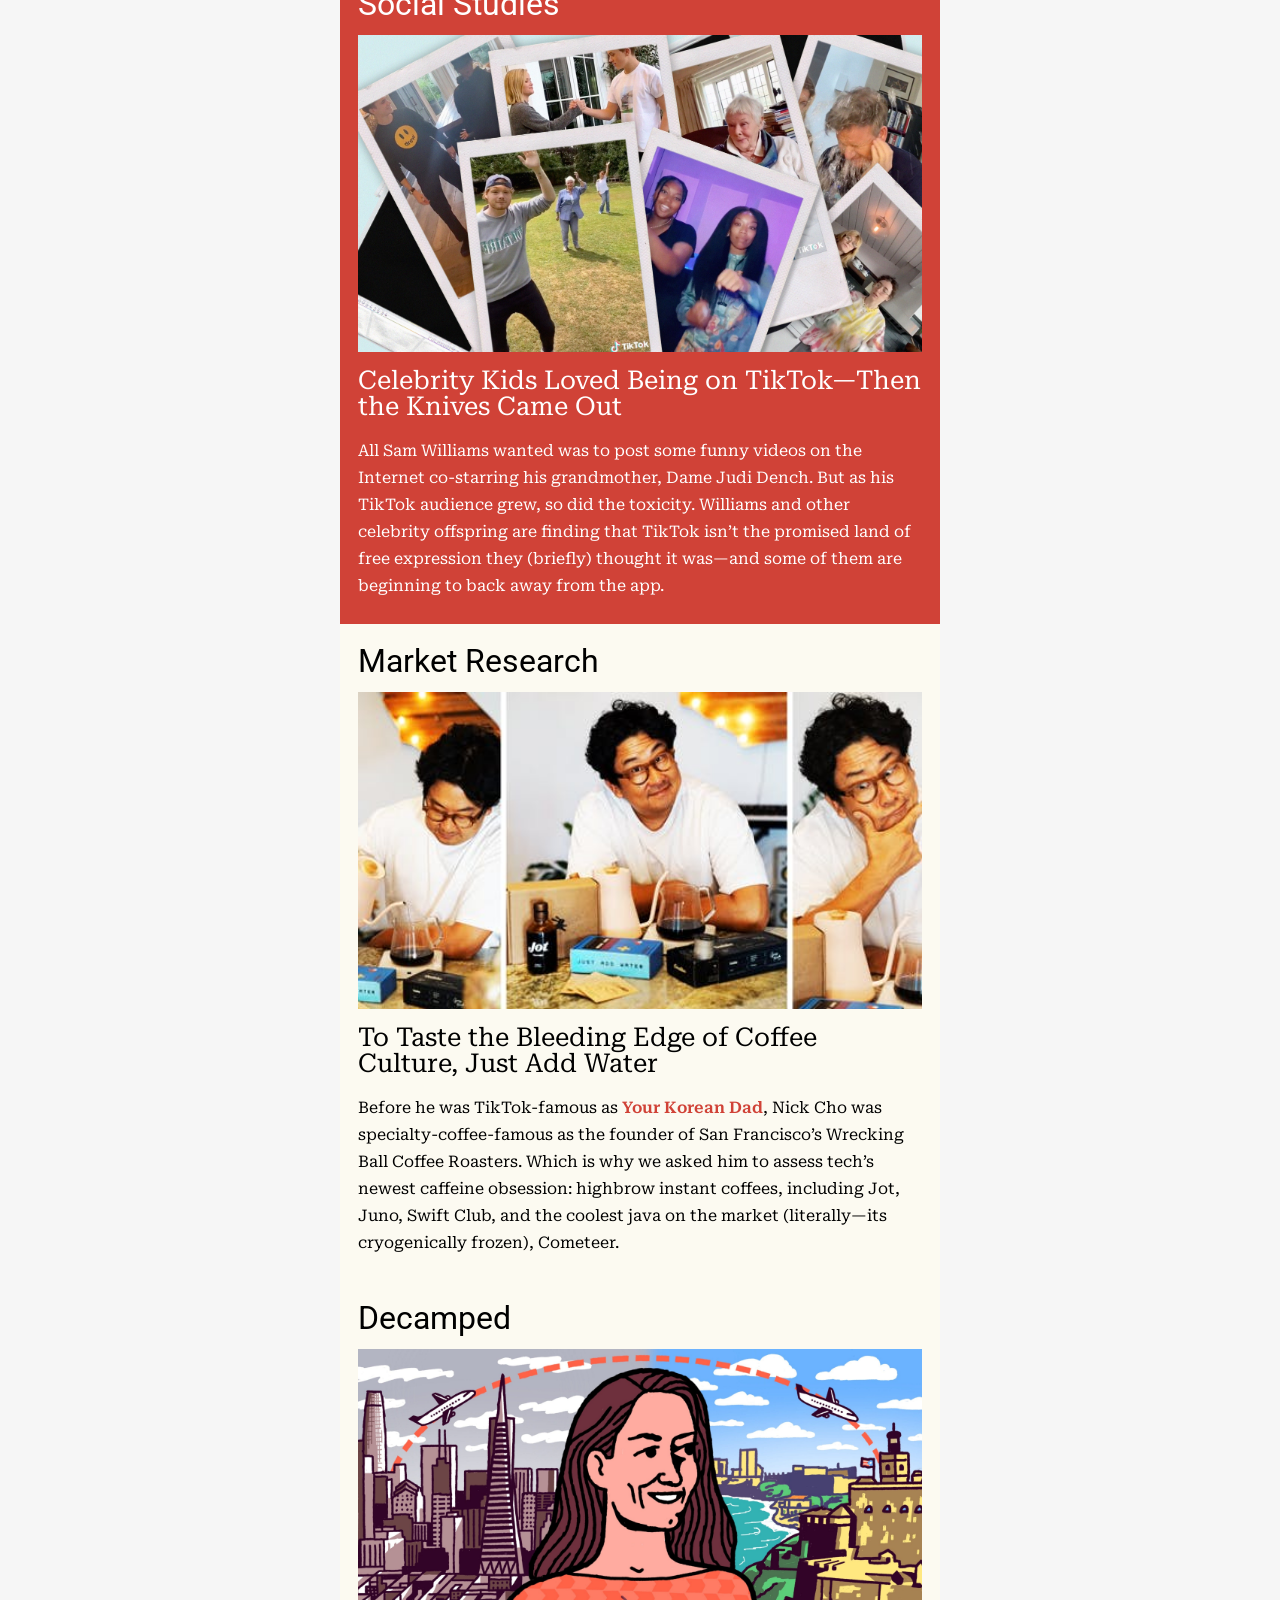
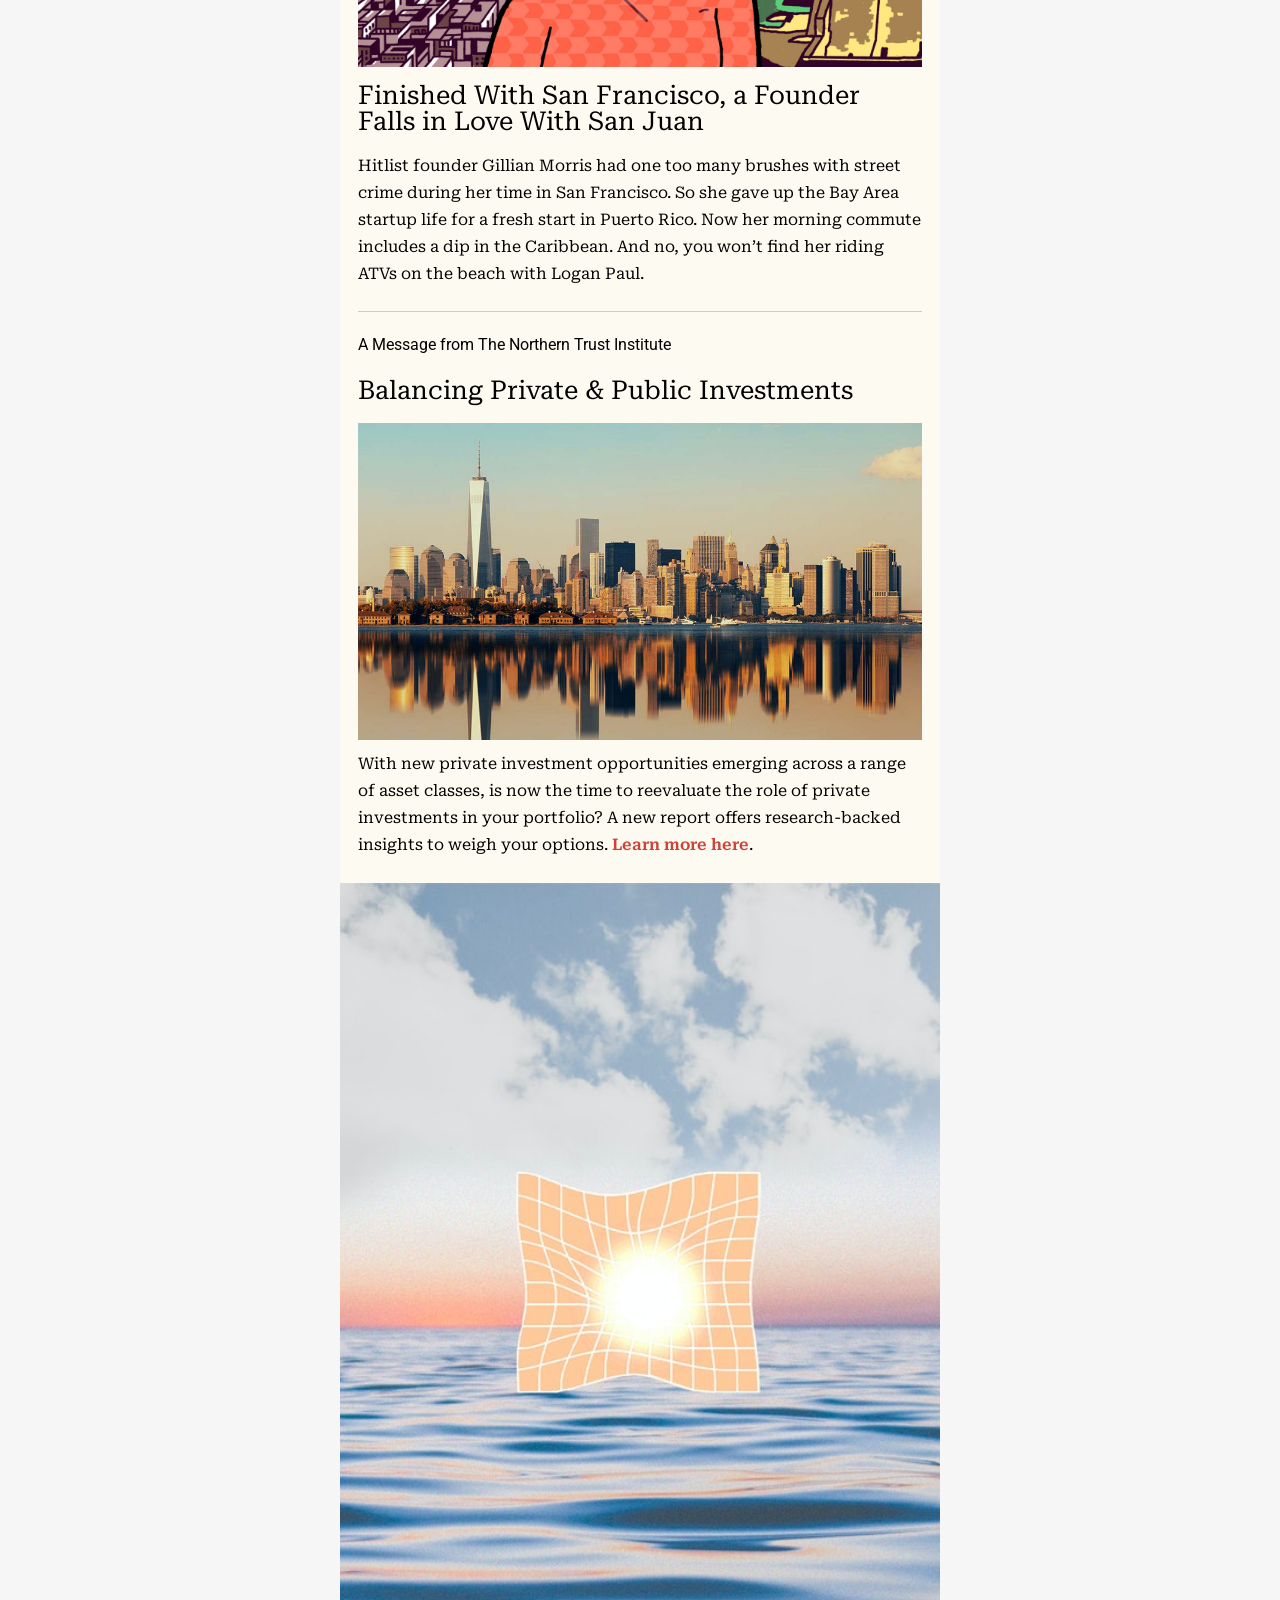
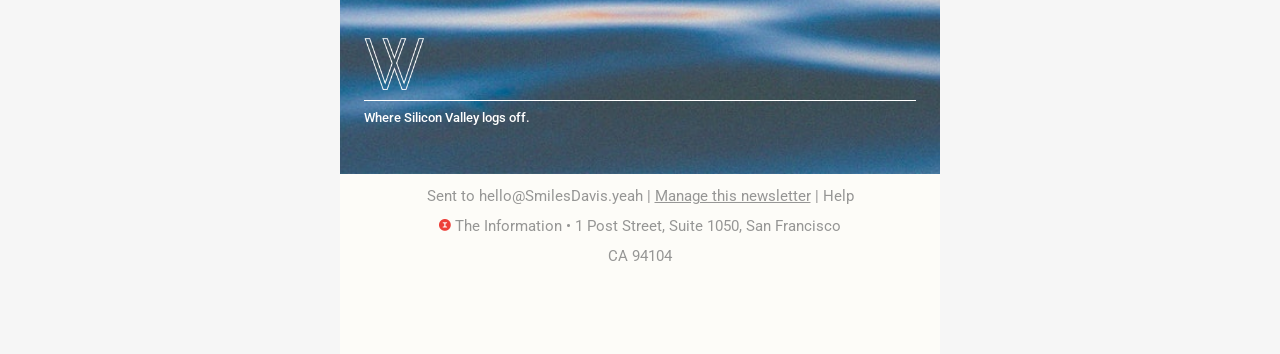
<file: email/email-2/index.html>
<!doctype html>
<html xmlns="http://www.w3.org/1999/xhtml" xmlns:v="urn:schemas-microsoft-com:vml" xmlns:o="urn:schemas-microsoft-com:office:office">

<head>
  <title> The Information </title>
  <!--[if !mso]><!-->
  <meta http-equiv="X-UA-Compatible" content="IE=edge">
  <!--<![endif]-->
  <meta http-equiv="Content-Type" content="text/html; charset=UTF-8">
  <meta name="viewport" content="width=device-width, initial-scale=1">
  <style type="text/css">
    #outlook a {
      padding: 0;
    }

    body {
      margin: 0;
      padding: 0;
      -webkit-text-size-adjust: 100%;
      -ms-text-size-adjust: 100%;
    }

    table,
    td {
      border-collapse: collapse;
      mso-table-lspace: 0pt;
      mso-table-rspace: 0pt;
    }

    img {
      border: 0;
      height: auto;
      line-height: 100%;
      outline: none;
      text-decoration: none;
      -ms-interpolation-mode: bicubic;
    }

    p {
      display: block;
      margin: 13px 0;
    }

  </style>
  <!--[if mso]>
    <noscript>
    <xml>
    <o:OfficeDocumentSettings>
      <o:AllowPNG/>
      <o:PixelsPerInch>96</o:PixelsPerInch>
    </o:OfficeDocumentSettings>
    </xml>
    </noscript>
    <![endif]-->
  <!--[if lte mso 11]>
    <style type="text/css">
      .mj-outlook-group-fix { width:100% !important; }
    </style>
    <![endif]-->
  <!--[if !mso]><!-->
  <link href="https://fonts.googleapis.com/css2?family=Roboto:wght@100;300;400;500;700;900&display=swap" rel="stylesheet" type="text/css">
  <link href="https://fonts.googleapis.com/css2?family=Roboto+Serif:opsz,wght@8..144,100;8..144,200;8..144,300;8..144,400;8..144,500;8..144,600;8..144,700;8..144,800;8..144,900&display=swap" rel="stylesheet" type="text/css">
  <style type="text/css">
    @import url(https://fonts.googleapis.com/css2?family=Roboto:wght@100;300;400;500;700;900&display=swap);
    @import url(https://fonts.googleapis.com/css2?family=Roboto+Serif:opsz,wght@8..144,100;8..144,200;8..144,300;8..144,400;8..144,500;8..144,600;8..144,700;8..144,800;8..144,900&display=swap);

  </style>
  <!--<![endif]-->
  <style type="text/css">
    @media only screen and (min-width:480px) {
      .mj-column-per-100 {
        width: 100% !important;
        max-width: 100%;
      }
    }

  </style>
  <style media="screen and (min-width:480px)">
    .moz-text-html .mj-column-per-100 {
      width: 100% !important;
      max-width: 100%;
    }

  </style>
  <style type="text/css">
    @media only screen and (max-width:480px) {
      table.mj-full-width-mobile {
        width: 100% !important;
      }

      td.mj-full-width-mobile {
        width: auto !important;
      }
    }

  </style>
  <style type="text/css">
    @import url('https://fonts.googleapis.com/css2?family=Roboto+Serif:opsz,wght@8..144,100;8..144,200;8..144,300;8..144,400;8..144,500;8..144,600;8..144,700;8..144,800;8..144,900&display=swap');

    * {
      box-sizing: border-box;
    }

    h1,
    h2,
    h3,
    h4,
    h5,
    h6,
    p {
      padding: 0;
      margin: 0;
    }

    td {
      padding: 0;
    }

    .container {
      width: 92%;
    }

    .header-text {
      font-family: 'Roboto Serif', serif;
      font-size: .9em;
      font-weight: 500;
      color: #000;
    }

    .logo-table {
      border-top: .6px solid #000;
    }

    .link {
      font-weight: 600;
      color: #d04237;
      text-decoration: none;
    }

    .link:hover {
      color: #d04237;
      text-decoration: underline;
    }

    .card-link {
      color: #000000;
      text-decoration: none;
    }

    .card-link-white .card-link {
      color: #ffffff;
      text-decoration: none;
    }

    .card-link-white .card-link:hover {
      color: #ffffff;
      text-decoration: underline;
    }

    .card-link:hover {
      color: #000000;
      text-decoration: underline;
    }

    .footer-logo {
      width: 60px;
    }

    .footer-logo-sub {
      font-family: Roboto;
      font-weight: 500;
      color: #ffffff;
    }

    .footer-newsletter,
    .footer-help {
      color: #969695;
    }

    .footer-help {
      text-decoration: none;
    }

    .footer-logo2 {
      width: 12px;
    }

  </style>
  <!-- Title -->
  <!-- Preview -->
  <!-- Font -->
  <!-- Attributes -->
  <!-- Styles -->
</head>

<body style="word-spacing:normal;background-color:#f6f6f6;">
  <div style="display:none;font-size:1px;color:#ffffff;line-height:1px;max-height:0px;max-width:0px;opacity:0;overflow:hidden;"> Where Silicon Valley Logs off. </div>
  <div style="background-color:#f6f6f6;">
    <!--[if mso | IE]><table align="center" border="0" cellpadding="0" cellspacing="0" class="" role="presentation" style="width:600px;" width="600" bgcolor="#fcfaf1" ><tr><td style="line-height:0px;font-size:0px;mso-line-height-rule:exactly;"><![endif]-->
    <div style="background:#fcfaf1;background-color:#fcfaf1;margin:0px auto;max-width:600px;">
      <table align="center" border="0" cellpadding="0" cellspacing="0" role="presentation" style="background:#fcfaf1;background-color:#fcfaf1;width:100%;">
        <tbody>
          <tr>
            <td style="direction:ltr;font-size:0px;padding:0;text-align:center;">
              <!--[if mso | IE]><table role="presentation" border="0" cellpadding="0" cellspacing="0"><![endif]-->
              <!-- Header -->
              <!--[if mso | IE]><tr><td class="" width="600px" ><table align="center" border="0" cellpadding="0" cellspacing="0" role="presentation" style="width:600px;" width="600" ><tr><td style="line-height:0;font-size:0;mso-line-height-rule:exactly;"><v:image style="border:0;height:768px;mso-position-horizontal:center;position:absolute;top:0;width:600px;z-index:-3;" src="./img/hero-banner.jpeg" xmlns:v="urn:schemas-microsoft-com:vml" /><![endif]-->
              <div style="margin:0 auto;max-width:600px;">
                <table border="0" cellpadding="0" cellspacing="0" role="presentation" style="width:100%;">
                  <tbody>
                    <tr style="vertical-align:top;">
                      <td background="./img/hero-banner.jpeg" style="background:#ffffff url('./img/hero-banner.jpeg') no-repeat center center / cover;background-position:center center;background-repeat:no-repeat;padding:10px 0;vertical-align:top;" height="748">
                        <!--[if mso | IE]><table border="0" cellpadding="0" cellspacing="0" style="width:600px;" width="600" ><tr><td style=""><![endif]-->
                        <div class="mj-hero-content" style="margin:0px auto;">
                          <table border="0" cellpadding="0" cellspacing="0" role="presentation" style="width:100%;margin:0px;">
                            <tbody>
                              <tr>
                                <td style="">
                                  <table border="0" cellpadding="0" cellspacing="0" role="presentation" style="width:100%;margin:0px;">
                                    <tbody>
                                      <tr>
                                        <td align="left" style="font-size:0px;padding:0;word-break:break-word;">
                                          <div style="font-family:Roboto Serif;font-size:13px;line-height:1;text-align:left;color:#000000;">
                                            <table class="container" cellspacing="0" cellpadding="0" border="0" align="center">
                                              <tr>
                                                <td>
                                                  <table width="50%" align="left">
                                                    <tr>
                                                      <td align="left">
                                                        <p class="header-text">The Information</p>
                                                      </td>
                                                    </tr>
                                                  </table>
                                                  <table width="50%" align="right">
                                                    <tr>
                                                      <td align="right">
                                                        <p class="header-text">November 19, 2021</p>
                                                      </td>
                                                    </tr>
                                                  </table>
                                                </td>
                                              </tr>
                                              <tr>
                                                <td style="padding-top: .5em;">
                                                  <table class="logo-table" width="100%" align="center">
                                                    <tr>
                                                      <td style="padding-top: .5em;">
                                                        <a href="#"><img width="100%" src="img/hero-logo.png" alt="logo"></a>
                                                      </td>
                                                    </tr>
                                                  </table>
                                                </td>
                                              </tr>
                                            </table>
                                          </div>
                                        </td>
                                      </tr>
                                    </tbody>
                                  </table>
                                </td>
                              </tr>
                            </tbody>
                          </table>
                        </div>
                        <!--[if mso | IE]></td></tr></table><![endif]-->
                      </td>
                    </tr>
                  </tbody>
                </table>
              </div>
              <!--[if mso | IE]></td></tr></table></td></tr><![endif]-->
              <!-- Subheader Top -->
              <!--[if mso | IE]><tr><td class="" width="600px" ><table align="center" border="0" cellpadding="0" cellspacing="0" class="" role="presentation" style="width:600px;" width="600" ><tr><td style="line-height:0px;font-size:0px;mso-line-height-rule:exactly;"><![endif]-->
              <div style="margin:0px auto;max-width:600px;">
                <table align="center" border="0" cellpadding="0" cellspacing="0" role="presentation" style="width:100%;">
                  <tbody>
                    <tr>
                      <td style="direction:ltr;font-size:0px;padding:0;text-align:center;">
                        <!--[if mso | IE]><table role="presentation" border="0" cellpadding="0" cellspacing="0"><tr><td class="" style="vertical-align:top;width:600px;" ><![endif]-->
                        <div class="mj-column-per-100 mj-outlook-group-fix" style="font-size:0px;text-align:left;direction:ltr;display:inline-block;vertical-align:top;width:100%;">
                          <table border="0" cellpadding="0" cellspacing="0" role="presentation" width="100%">
                            <tbody>
                              <tr>
                                <td style="vertical-align:top;padding:0;padding-right:18px;padding-left:18px;">
                                  <table border="0" cellpadding="0" cellspacing="0" role="presentation" style="" width="100%">
                                    <tbody>
                                      <tr>
                                        <td align="center" style="font-size:0px;padding:18px 0;word-break:break-word;">
                                          <div style="font-family:Roboto;font-size:15px;font-weight:400;letter-spacing:.5px;line-height:1;text-align:center;text-transform:uppercase;color:#898989;">Supported By The Northern Trust Institute</div>
                                        </td>
                                      </tr>
                                      <tr>
                                        <td align="center" style="font-size:0px;padding:0;word-break:break-word;">
                                          <p style="border-top:solid 1px #cbcbcd;font-size:1px;margin:0px auto;width:100%;">
                                          </p>
                                          <!--[if mso | IE]><table align="center" border="0" cellpadding="0" cellspacing="0" style="border-top:solid 1px #cbcbcd;font-size:1px;margin:0px auto;width:564px;" role="presentation" width="564px" ><tr><td style="height:0;line-height:0;"> &nbsp;
</td></tr></table><![endif]-->
                                        </td>
                                      </tr>
                                    </tbody>
                                  </table>
                                </td>
                              </tr>
                            </tbody>
                          </table>
                        </div>
                        <!--[if mso | IE]></td></tr></table><![endif]-->
                      </td>
                    </tr>
                  </tbody>
                </table>
              </div>
              <!--[if mso | IE]></td></tr></table></td></tr><![endif]-->
              <!-- / Subheader Top -->
              <!-- Subheader Bottom -->
              <!--[if mso | IE]><tr><td class="" width="600px" ><table align="center" border="0" cellpadding="0" cellspacing="0" class="" role="presentation" style="width:600px;" width="600" ><tr><td style="line-height:0px;font-size:0px;mso-line-height-rule:exactly;"><![endif]-->
              <div style="margin:0px auto;max-width:600px;">
                <table align="center" border="0" cellpadding="0" cellspacing="0" role="presentation" style="width:100%;">
                  <tbody>
                    <tr>
                      <td style="direction:ltr;font-size:0px;padding:0;text-align:center;">
                        <!--[if mso | IE]><table role="presentation" border="0" cellpadding="0" cellspacing="0"><tr><td class="" style="vertical-align:top;width:600px;" ><![endif]-->
                        <div class="mj-column-per-100 mj-outlook-group-fix" style="font-size:0px;text-align:left;direction:ltr;display:inline-block;vertical-align:top;width:100%;">
                          <table border="0" cellpadding="0" cellspacing="0" role="presentation" width="100%">
                            <tbody>
                              <tr>
                                <td style="vertical-align:top;padding:0;padding-right:18px;padding-left:18px;">
                                  <table border="0" cellpadding="0" cellspacing="0" role="presentation" style="" width="100%">
                                    <tbody>
                                      <tr>
                                        <td align="left" style="font-size:0px;padding:18px 0;word-break:break-word;">
                                          <div style="font-family:Roboto Serif;font-size:14px;font-style:italic;line-height:27px;text-align:left;color:#000000;">Below, you'll find a note from our editors about The Information Weekend, a brand new section exclusively for subscribers. To celebrate today's launch, you can save 50% on an annual subscription to The Information, which gives you unlimited access to our reporting and analysis, org charts, events, newsletters and more. <a class="link" href="#">Subscribe here to get $200 off.</a></div>
                                        </td>
                                      </tr>
                                      <tr>
                                        <td align="center" style="font-size:0px;padding:0;word-break:break-word;">
                                          <p style="border-top:solid 1px #cbcbcd;font-size:1px;margin:0px auto;width:100%;">
                                          </p>
                                          <!--[if mso | IE]><table align="center" border="0" cellpadding="0" cellspacing="0" style="border-top:solid 1px #cbcbcd;font-size:1px;margin:0px auto;width:564px;" role="presentation" width="564px" ><tr><td style="height:0;line-height:0;"> &nbsp;
</td></tr></table><![endif]-->
                                        </td>
                                      </tr>
                                    </tbody>
                                  </table>
                                </td>
                              </tr>
                            </tbody>
                          </table>
                        </div>
                        <!--[if mso | IE]></td></tr></table><![endif]-->
                      </td>
                    </tr>
                  </tbody>
                </table>
              </div>
              <!--[if mso | IE]></td></tr></table></td></tr><![endif]-->
              <!-- /Subheader Bottom -->
              <!-- Main Body -->
              <!--[if mso | IE]><tr><td class="" width="600px" ><table align="center" border="0" cellpadding="0" cellspacing="0" class="" role="presentation" style="width:600px;" width="600" ><tr><td style="line-height:0px;font-size:0px;mso-line-height-rule:exactly;"><![endif]-->
              <div style="margin:0px auto;max-width:600px;">
                <table align="center" border="0" cellpadding="0" cellspacing="0" role="presentation" style="width:100%;">
                  <tbody>
                    <tr>
                      <td style="direction:ltr;font-size:0px;padding:0;text-align:center;">
                        <!--[if mso | IE]><table role="presentation" border="0" cellpadding="0" cellspacing="0"><tr><td class="" style="vertical-align:top;width:600px;" ><![endif]-->
                        <div class="mj-column-per-100 mj-outlook-group-fix" style="font-size:0px;text-align:left;direction:ltr;display:inline-block;vertical-align:top;width:100%;">
                          <table border="0" cellpadding="0" cellspacing="0" role="presentation" width="100%">
                            <tbody>
                              <tr>
                                <td style="vertical-align:top;padding:0;padding-right:18px;padding-left:18px;">
                                  <table border="0" cellpadding="0" cellspacing="0" role="presentation" style="" width="100%">
                                    <tbody>
                                      <tr>
                                        <td align="left" style="font-size:0px;padding:0;padding-top:18px;word-break:break-word;">
                                          <div style="font-family:Roboto Serif;font-size:27px;line-height:40px;text-align:left;color:#000000;">How does Silicon Valley relax on the weekend?</div>
                                        </td>
                                      </tr>
                                      <tr>
                                        <td align="left" style="font-size:0px;padding:0;padding-top:18px;word-break:break-word;">
                                          <div style="font-family:Roboto Serif;font-size:16px;line-height:27px;text-align:left;color:#000000;">It is a simple question—and, upon a little introspection, a perplexing one. How does the most casual culture on the planet unwind? How do you dress down when you never dress up?</div>
                                        </td>
                                      </tr>
                                      <tr>
                                        <td align="left" style="font-size:0px;padding:0;padding-top:15px;word-break:break-word;">
                                          <div style="font-family:Roboto Serif;font-size:16px;line-height:27px;text-align:left;color:#000000;">What distinguishes life outside the office when your office is your living room, you take meetings from your Peloton and you try to teach your kids how to use Roblox while you’re on a Zoom?</div>
                                        </td>
                                      </tr>
                                      <tr>
                                        <td align="left" style="font-size:0px;padding:0;padding-top:15px;word-break:break-word;">
                                          <div style="font-family:Roboto Serif;font-size:16px;line-height:27px;text-align:left;color:#000000;">For many of us, it often feels like the weekend doesn’t even exist.</div>
                                        </td>
                                      </tr>
                                      <tr>
                                        <td align="left" style="font-size:0px;padding:0;padding-top:15px;word-break:break-word;">
                                          <div style="font-family:Roboto Serif;font-size:16px;line-height:27px;text-align:left;color:#000000;">Yet the weekend still serves a purpose. It is a time to think about how we spend our time. To exhale out the stress of our weekday jobs. To concentrate on things that are not mission critical. To stretch our muscles. To stoke our creativity. To absorb culture.</div>
                                        </td>
                                      </tr>
                                      <tr>
                                        <td align="left" style="font-size:0px;padding:0;padding-top:15px;word-break:break-word;">
                                          <div style="font-family:Roboto Serif;font-size:16px;line-height:27px;text-align:left;color:#000000;">The truth is, we’re all living the tech lifestyle whether we realize it or not. And that lifestyle is changing fast.</div>
                                        </td>
                                      </tr>
                                      <tr>
                                        <td align="left" style="font-size:0px;padding:0;padding-top:15px;word-break:break-word;">
                                          <div style="font-family:Roboto Serif;font-size:16px;line-height:27px;text-align:left;color:#000000;">At The Information, we know tech. For almost eight years, we have driven the agenda in business coverage of the technology industry. We’ve been the first to tell our subscribers about major new trends—from the rise of ride sharing to the arrival of the metaverse. And we’ve been the first to hold leaders accountable when they have failed to recognize the growing power and responsibility they hold over our businesses—and our lives.</div>
                                        </td>
                                      </tr>
                                      <tr>
                                        <td align="left" style="font-size:0px;padding:0;padding-top:15px;word-break:break-word;">
                                          <div style="font-family:Roboto Serif;font-size:16px;line-height:27px;text-align:left;color:#000000;">And so, as tech’s impact becomes more pervasive by the day, we are expanding our lens, in our biggest editorial expansion since we launched.</div>
                                        </td>
                                      </tr>
                                      <tr>
                                        <td align="left" style="font-size:0px;padding:0;padding-top:15px;word-break:break-word;">
                                          <div style="font-family:Roboto Serif;font-size:16px;line-height:27px;text-align:left;color:#000000;">With <a class="link" href="#">exclusive profiles and interviews</a>, The Information Weekend will bring you inside the lives and minds of the new arbiters of culture and technology. We’ll shine a light on <a class="link" href="#">trends that are changing the way we live</a>. We’ll recommend <a class="link" href="#">new products and services</a>. We’ll be insanely practical. (We listen to our audiobooks at 2X, after all.) If there’s a book, movie, solar-heated coffee mug, or connected rowing machine you must know about, we’ll tell you first.</div>
                                        </td>
                                      </tr>
                                      <tr>
                                        <td align="left" style="font-size:0px;padding:0;padding-top:15px;word-break:break-word;">
                                          <div style="font-family:Roboto Serif;font-size:16px;line-height:27px;text-align:left;color:#000000;">We’ve assembled an all-star team hailing from <em>Vanity Fair</em>, <em>New York</em> magazine, <em>Town & Country</em>, <em>Wired</em> and beyond to serve up this new section, which we are offering at no additional cost to subscribers. These award-winning journalists will be your navigators, with stylish and authoritative writing that will keep you reading from your first oat-milk latte of the day to that happy-hour cabernet from your boss’s Napa winery. It’s the quality of journalism you have come to expect from The Information, with a little more flair.</div>
                                        </td>
                                      </tr>
                                      <tr>
                                        <td align="left" style="font-size:0px;padding:0;padding-top:15px;word-break:break-word;">
                                          <div style="font-family:Roboto Serif;font-size:16px;line-height:27px;text-align:left;color:#000000;">We also hope our new section—delivered via <a class="link" href="#">email</a>, <a class="link" href="#">online</a> and in <a class="link" href="#">The Information app</a> every Friday—helps you find a little flow in your week. The pandemic has left us drained and exhausted from navigating work, life and the too-porous boundary between them.</div>
                                        </td>
                                      </tr>
                                      <tr>
                                        <td align="left" style="font-size:0px;padding:0;padding-top:15px;word-break:break-word;">
                                          <div style="font-family:Roboto Serif;font-size:16px;line-height:27px;text-align:left;color:#000000;">We all need a place to log off.</div>
                                        </td>
                                      </tr>
                                      <tr>
                                        <td align="left" style="font-size:0px;padding:0;padding-top:15px;word-break:break-word;">
                                          <div style="font-family:Roboto Serif;font-size:16px;line-height:27px;text-align:left;color:#000000;"><a class="link" href="#">Ladies and gentlemen, The Weekend.</a></div>
                                        </td>
                                      </tr>
                                      <tr>
                                        <td align="left" style="font-size:0px;padding:0;padding-top:18px;word-break:break-word;">
                                          <div style="font-family:Roboto Serif;font-size:16px;font-style:italic;line-height:25px;text-align:left;color:#000000;">Jessica Lessin, founder, The Information <br> Jon Steinberg, editor, The Information Weekend</div>
                                        </td>
                                      </tr>
                                    </tbody>
                                  </table>
                                </td>
                              </tr>
                            </tbody>
                          </table>
                        </div>
                        <!--[if mso | IE]></td></tr></table><![endif]-->
                      </td>
                    </tr>
                  </tbody>
                </table>
              </div>
              <!--[if mso | IE]></td></tr></table></td></tr><![endif]-->
              <!-- / Main Body -->
              <!-- Cards -->
              <!-- Card (1) -->
              <!--[if mso | IE]><tr><td class="" width="600px" ><table align="center" border="0" cellpadding="0" cellspacing="0" class="" role="presentation" style="width:600px;" width="600" ><tr><td style="line-height:0px;font-size:0px;mso-line-height-rule:exactly;"><![endif]-->
              <div style="margin:0px auto;max-width:600px;">
                <table align="center" border="0" cellpadding="0" cellspacing="0" role="presentation" style="width:100%;">
                  <tbody>
                    <tr>
                      <td style="direction:ltr;font-size:0px;padding:0;text-align:center;">
                        <!--[if mso | IE]><table role="presentation" border="0" cellpadding="0" cellspacing="0"><tr><td class="" style="vertical-align:top;width:600px;" ><![endif]-->
                        <div class="mj-column-per-100 mj-outlook-group-fix" style="font-size:0px;text-align:left;direction:ltr;display:inline-block;vertical-align:top;width:100%;">
                          <table border="0" cellpadding="0" cellspacing="0" role="presentation" width="100%">
                            <tbody>
                              <tr>
                                <td style="vertical-align:top;padding:0;padding-right:18px;padding-bottom:25px;padding-left:18px;">
                                  <table border="0" cellpadding="0" cellspacing="0" role="presentation" style="" width="100%">
                                    <tbody>
                                      <tr>
                                        <td align="left" style="font-size:0px;padding:0;padding-top:21px;word-break:break-word;">
                                          <div style="font-family:Roboto;font-size:32px;line-height:1;text-align:left;color:#000000;">The Big Read</div>
                                        </td>
                                      </tr>
                                      <tr>
                                        <td align="center" style="font-size:0px;padding:0;padding-top:15px;word-break:break-word;">
                                          <table border="0" cellpadding="0" cellspacing="0" role="presentation" style="border-collapse:collapse;border-spacing:0px;">
                                            <tbody>
                                              <tr>
                                                <td style="width:564px;">
                                                  <a href="#" target="_blank">
                                                    <img alt="Sam Altman" height="auto" src="img/content1.jpeg" style="border:0;display:block;outline:none;text-decoration:none;height:auto;width:100%;font-size:13px;" width="564" />
                                                  </a>
                                                </td>
                                              </tr>
                                            </tbody>
                                          </table>
                                        </td>
                                      </tr>
                                      <tr>
                                        <td align="left" style="font-size:0px;padding:0;padding-top:15px;word-break:break-word;">
                                          <div style="font-family:Roboto Serif;font-size:26px;line-height:1;text-align:left;color:#000000;"><a class="card-link" href="#">The Eternal Sunshine of Sam Altman</a></div>
                                        </td>
                                      </tr>
                                      <tr>
                                        <td align="left" style="font-size:0px;padding:0;padding-top:18px;word-break:break-word;">
                                          <div style="font-family:Roboto Serif;font-size:16px;line-height:27px;text-align:left;color:#000000;">Silicon Valley’s most optimistic man just bet $375 million on a nuclear energy moonshot. And launched a controversial cryptocurrency company called Worldcoin. And shipped a next-gen artificial intelligence tool for Microsoft. It's all in a day’s work for Altman, the former head of Y Combinator and CEO of OpenAI, who’s as excited about the future of technology as anyone you’ll meet—in spite of some major questions about how we’ll actually get there.</div>
                                        </td>
                                      </tr>
                                    </tbody>
                                  </table>
                                </td>
                              </tr>
                            </tbody>
                          </table>
                        </div>
                        <!--[if mso | IE]></td></tr></table><![endif]-->
                      </td>
                    </tr>
                  </tbody>
                </table>
              </div>
              <!--[if mso | IE]></td></tr></table></td></tr><![endif]-->
              <!-- / Card (1) -->
              <!-- Card (2) -->
              <!--[if mso | IE]><tr><td class="" width="600px" ><table align="center" border="0" cellpadding="0" cellspacing="0" class="" role="presentation" style="width:600px;" width="600" bgcolor="#d04237" ><tr><td style="line-height:0px;font-size:0px;mso-line-height-rule:exactly;"><![endif]-->
              <div style="background:#d04237;background-color:#d04237;margin:0px auto;max-width:600px;">
                <table align="center" border="0" cellpadding="0" cellspacing="0" role="presentation" style="background:#d04237;background-color:#d04237;width:100%;">
                  <tbody>
                    <tr>
                      <td style="direction:ltr;font-size:0px;padding:0;text-align:center;">
                        <!--[if mso | IE]><table role="presentation" border="0" cellpadding="0" cellspacing="0"><tr><td class="" style="vertical-align:top;width:600px;" ><![endif]-->
                        <div class="mj-column-per-100 mj-outlook-group-fix" style="font-size:0px;text-align:left;direction:ltr;display:inline-block;vertical-align:top;width:100%;">
                          <table border="0" cellpadding="0" cellspacing="0" role="presentation" width="100%">
                            <tbody>
                              <tr>
                                <td style="vertical-align:top;padding:0;padding-right:18px;padding-bottom:25px;padding-left:18px;">
                                  <table border="0" cellpadding="0" cellspacing="0" role="presentation" style="" width="100%">
                                    <tbody>
                                      <tr>
                                        <td align="left" style="font-size:0px;padding:0;padding-top:21px;word-break:break-word;">
                                          <div style="font-family:Roboto;font-size:32px;line-height:1;text-align:left;color:#ffffff;">Social Studies</div>
                                        </td>
                                      </tr>
                                      <tr>
                                        <td align="center" style="font-size:0px;padding:0;padding-top:15px;word-break:break-word;">
                                          <table border="0" cellpadding="0" cellspacing="0" role="presentation" style="border-collapse:collapse;border-spacing:0px;">
                                            <tbody>
                                              <tr>
                                                <td style="width:564px;">
                                                  <a href="#" target="_blank">
                                                    <img alt="Celebrity Kids" height="auto" src="img/content2.jpeg" style="border:0;display:block;outline:none;text-decoration:none;height:auto;width:100%;font-size:13px;" width="564" />
                                                  </a>
                                                </td>
                                              </tr>
                                            </tbody>
                                          </table>
                                        </td>
                                      </tr>
                                      <tr>
                                        <td align="left" class="card-link-white" style="font-size:0px;padding:0;padding-top:15px;word-break:break-word;">
                                          <div style="font-family:Roboto Serif;font-size:26px;line-height:1;text-align:left;color:#000000;"><a class="card-link" href="#">Celebrity Kids Loved Being on TikTok—Then the Knives Came Out</a></div>
                                        </td>
                                      </tr>
                                      <tr>
                                        <td align="left" style="font-size:0px;padding:0;padding-top:18px;word-break:break-word;">
                                          <div style="font-family:Roboto Serif;font-size:16px;line-height:27px;text-align:left;color:#ffffff;">All Sam Williams wanted was to post some funny videos on the Internet co-starring his grandmother, Dame Judi Dench. But as his TikTok audience grew, so did the toxicity. Williams and other celebrity offspring are finding that TikTok isn’t the promised land of free expression they (briefly) thought it was—and some of them are beginning to back away from the app.</div>
                                        </td>
                                      </tr>
                                    </tbody>
                                  </table>
                                </td>
                              </tr>
                            </tbody>
                          </table>
                        </div>
                        <!--[if mso | IE]></td></tr></table><![endif]-->
                      </td>
                    </tr>
                  </tbody>
                </table>
              </div>
              <!--[if mso | IE]></td></tr></table></td></tr><![endif]-->
              <!-- / Card (2) -->
              <!-- Card (3) -->
              <!--[if mso | IE]><tr><td class="" width="600px" ><table align="center" border="0" cellpadding="0" cellspacing="0" class="" role="presentation" style="width:600px;" width="600" ><tr><td style="line-height:0px;font-size:0px;mso-line-height-rule:exactly;"><![endif]-->
              <div style="margin:0px auto;max-width:600px;">
                <table align="center" border="0" cellpadding="0" cellspacing="0" role="presentation" style="width:100%;">
                  <tbody>
                    <tr>
                      <td style="direction:ltr;font-size:0px;padding:0;text-align:center;">
                        <!--[if mso | IE]><table role="presentation" border="0" cellpadding="0" cellspacing="0"><tr><td class="" style="vertical-align:top;width:600px;" ><![endif]-->
                        <div class="mj-column-per-100 mj-outlook-group-fix" style="font-size:0px;text-align:left;direction:ltr;display:inline-block;vertical-align:top;width:100%;">
                          <table border="0" cellpadding="0" cellspacing="0" role="presentation" width="100%">
                            <tbody>
                              <tr>
                                <td style="vertical-align:top;padding:0;padding-right:18px;padding-bottom:25px;padding-left:18px;">
                                  <table border="0" cellpadding="0" cellspacing="0" role="presentation" style="" width="100%">
                                    <tbody>
                                      <tr>
                                        <td align="left" style="font-size:0px;padding:0;padding-top:21px;word-break:break-word;">
                                          <div style="font-family:Roboto;font-size:32px;line-height:1;text-align:left;color:#000000;">Market Research</div>
                                        </td>
                                      </tr>
                                      <tr>
                                        <td align="center" style="font-size:0px;padding:0;padding-top:15px;word-break:break-word;">
                                          <table border="0" cellpadding="0" cellspacing="0" role="presentation" style="border-collapse:collapse;border-spacing:0px;">
                                            <tbody>
                                              <tr>
                                                <td style="width:564px;">
                                                  <a href="#" target="_blank">
                                                    <img alt="Nick Cho" height="auto" src="img/content3.jpeg" style="border:0;display:block;outline:none;text-decoration:none;height:auto;width:100%;font-size:13px;" width="564" />
                                                  </a>
                                                </td>
                                              </tr>
                                            </tbody>
                                          </table>
                                        </td>
                                      </tr>
                                      <tr>
                                        <td align="left" style="font-size:0px;padding:0;padding-top:15px;word-break:break-word;">
                                          <div style="font-family:Roboto Serif;font-size:26px;line-height:1;text-align:left;color:#000000;"><a class="card-link" href="#">To Taste the Bleeding Edge of Coffee Culture, Just Add Water</a></div>
                                        </td>
                                      </tr>
                                      <tr>
                                        <td align="left" style="font-size:0px;padding:0;padding-top:18px;word-break:break-word;">
                                          <div style="font-family:Roboto Serif;font-size:16px;line-height:27px;text-align:left;color:#000000;">Before he was TikTok-famous as <a class="link" href="#">Your Korean Dad</a>, Nick Cho was specialty-coffee-famous as the founder of San Francisco’s Wrecking Ball Coffee Roasters. Which is why we asked him to assess tech’s newest caffeine obsession: highbrow instant coffees, including Jot, Juno, Swift Club, and the coolest java on the market (literally—its cryogenically frozen), Cometeer.</div>
                                        </td>
                                      </tr>
                                    </tbody>
                                  </table>
                                </td>
                              </tr>
                            </tbody>
                          </table>
                        </div>
                        <!--[if mso | IE]></td></tr></table><![endif]-->
                      </td>
                    </tr>
                  </tbody>
                </table>
              </div>
              <!--[if mso | IE]></td></tr></table></td></tr><![endif]-->
              <!-- / Card (3) -->
              <!-- Card (4) -->
              <!--[if mso | IE]><tr><td class="" width="600px" ><table align="center" border="0" cellpadding="0" cellspacing="0" class="" role="presentation" style="width:600px;" width="600" ><tr><td style="line-height:0px;font-size:0px;mso-line-height-rule:exactly;"><![endif]-->
              <div style="margin:0px auto;max-width:600px;">
                <table align="center" border="0" cellpadding="0" cellspacing="0" role="presentation" style="width:100%;">
                  <tbody>
                    <tr>
                      <td style="direction:ltr;font-size:0px;padding:0;text-align:center;">
                        <!--[if mso | IE]><table role="presentation" border="0" cellpadding="0" cellspacing="0"><tr><td class="" style="vertical-align:top;width:600px;" ><![endif]-->
                        <div class="mj-column-per-100 mj-outlook-group-fix" style="font-size:0px;text-align:left;direction:ltr;display:inline-block;vertical-align:top;width:100%;">
                          <table border="0" cellpadding="0" cellspacing="0" role="presentation" width="100%">
                            <tbody>
                              <tr>
                                <td style="vertical-align:top;padding:0;padding-right:18px;padding-bottom:25px;padding-left:18px;">
                                  <table border="0" cellpadding="0" cellspacing="0" role="presentation" style="" width="100%">
                                    <tbody>
                                      <tr>
                                        <td align="left" style="font-size:0px;padding:0;padding-top:21px;word-break:break-word;">
                                          <div style="font-family:Roboto;font-size:32px;line-height:1;text-align:left;color:#000000;">Decamped</div>
                                        </td>
                                      </tr>
                                      <tr>
                                        <td align="center" style="font-size:0px;padding:0;padding-top:15px;word-break:break-word;">
                                          <table border="0" cellpadding="0" cellspacing="0" role="presentation" style="border-collapse:collapse;border-spacing:0px;">
                                            <tbody>
                                              <tr>
                                                <td style="width:564px;">
                                                  <a href="#" target="_blank">
                                                    <img alt="Gullian Morris" height="auto" src="img/content4.jpeg" style="border:0;display:block;outline:none;text-decoration:none;height:auto;width:100%;font-size:13px;" width="564" />
                                                  </a>
                                                </td>
                                              </tr>
                                            </tbody>
                                          </table>
                                        </td>
                                      </tr>
                                      <tr>
                                        <td align="left" style="font-size:0px;padding:0;padding-top:15px;word-break:break-word;">
                                          <div style="font-family:Roboto Serif;font-size:26px;line-height:1;text-align:left;color:#000000;"><a class="card-link" href="#">Finished With San Francisco, a Founder Falls in Love With San Juan</a></div>
                                        </td>
                                      </tr>
                                      <tr>
                                        <td align="left" style="font-size:0px;padding:0;padding-top:18px;word-break:break-word;">
                                          <div style="font-family:Roboto Serif;font-size:16px;line-height:27px;text-align:left;color:#000000;">Hitlist founder Gillian Morris had one too many brushes with street crime during her time in San Francisco. So she gave up the Bay Area startup life for a fresh start in Puerto Rico. Now her morning commute includes a dip in the Caribbean. And no, you won’t find her riding ATVs on the beach with Logan Paul.</div>
                                        </td>
                                      </tr>
                                      <tr>
                                        <td align="center" style="font-size:0px;padding:0;padding-top:24px;word-break:break-word;">
                                          <p style="border-top:solid 1px #cbcbcd;font-size:1px;margin:0px auto;width:100%;">
                                          </p>
                                          <!--[if mso | IE]><table align="center" border="0" cellpadding="0" cellspacing="0" style="border-top:solid 1px #cbcbcd;font-size:1px;margin:0px auto;width:564px;" role="presentation" width="564px" ><tr><td style="height:0;line-height:0;"> &nbsp;
</td></tr></table><![endif]-->
                                        </td>
                                      </tr>
                                    </tbody>
                                  </table>
                                </td>
                              </tr>
                            </tbody>
                          </table>
                        </div>
                        <!--[if mso | IE]></td></tr></table><![endif]-->
                      </td>
                    </tr>
                  </tbody>
                </table>
              </div>
              <!--[if mso | IE]></td></tr></table></td></tr><![endif]-->
              <!-- / Card (4) -->
              <!-- Subfooter Card -->
              <!--[if mso | IE]><tr><td class="" width="600px" ><table align="center" border="0" cellpadding="0" cellspacing="0" class="" role="presentation" style="width:600px;" width="600" ><tr><td style="line-height:0px;font-size:0px;mso-line-height-rule:exactly;"><![endif]-->
              <div style="margin:0px auto;max-width:600px;">
                <table align="center" border="0" cellpadding="0" cellspacing="0" role="presentation" style="width:100%;">
                  <tbody>
                    <tr>
                      <td style="direction:ltr;font-size:0px;padding:0;text-align:center;">
                        <!--[if mso | IE]><table role="presentation" border="0" cellpadding="0" cellspacing="0"><tr><td class="" style="vertical-align:top;width:600px;" ><![endif]-->
                        <div class="mj-column-per-100 mj-outlook-group-fix" style="font-size:0px;text-align:left;direction:ltr;display:inline-block;vertical-align:top;width:100%;">
                          <table border="0" cellpadding="0" cellspacing="0" role="presentation" width="100%">
                            <tbody>
                              <tr>
                                <td style="vertical-align:top;padding:0;padding-right:18px;padding-bottom:25px;padding-left:18px;">
                                  <table border="0" cellpadding="0" cellspacing="0" role="presentation" style="" width="100%">
                                    <tbody>
                                      <tr>
                                        <td align="left" style="font-size:0px;padding:0;padding-top:0;word-break:break-word;">
                                          <div style="font-family:Roboto;font-size:16px;line-height:1;text-align:left;color:#000000;">A Message from The Northern Trust Institute</div>
                                        </td>
                                      </tr>
                                      <tr>
                                        <td align="left" style="font-size:0px;padding:0;padding-top:24px;word-break:break-word;">
                                          <div style="font-family:Roboto Serif;font-size:26px;line-height:1;text-align:left;color:#000000;">Balancing Private & Public Investments</div>
                                        </td>
                                      </tr>
                                      <tr>
                                        <td align="center" style="font-size:0px;padding:0;padding-top:20px;word-break:break-word;">
                                          <table border="0" cellpadding="0" cellspacing="0" role="presentation" style="border-collapse:collapse;border-spacing:0px;">
                                            <tbody>
                                              <tr>
                                                <td style="width:564px;">
                                                  <a href="#" target="_blank">
                                                    <img alt="Nick Cho" height="auto" src="img/content5.jpeg" style="border:0;display:block;outline:none;text-decoration:none;height:auto;width:100%;font-size:13px;" width="564" />
                                                  </a>
                                                </td>
                                              </tr>
                                            </tbody>
                                          </table>
                                        </td>
                                      </tr>
                                      <tr>
                                        <td align="left" style="font-size:0px;padding:0;padding-top:10px;word-break:break-word;">
                                          <div style="font-family:Roboto Serif;font-size:16px;line-height:27px;text-align:left;color:#000000;">With new private investment opportunities emerging across a range of asset classes, is now the time to reevaluate the role of private investments in your portfolio? A new report offers research-backed insights to weigh your options. <a class="link" href="#">Learn more here</a>.</div>
                                        </td>
                                      </tr>
                                    </tbody>
                                  </table>
                                </td>
                              </tr>
                            </tbody>
                          </table>
                        </div>
                        <!--[if mso | IE]></td></tr></table><![endif]-->
                      </td>
                    </tr>
                  </tbody>
                </table>
              </div>
              <!--[if mso | IE]></td></tr></table></td></tr><![endif]-->
              <!-- / Subfooter Card -->
              <!-- Footer -->
              <!--[if mso | IE]><tr><td class="" width="600px" ><table align="center" border="0" cellpadding="0" cellspacing="0" role="presentation" style="width:600px;" width="600" ><tr><td style="line-height:0;font-size:0;mso-line-height-rule:exactly;"><v:image style="border:0;height:768px;mso-position-horizontal:center;position:absolute;top:0;width:600px;z-index:-3;" src="./img/footer-banner.jpeg" xmlns:v="urn:schemas-microsoft-com:vml" /><![endif]-->
              <div style="margin:0 auto;max-width:600px;">
                <table border="0" cellpadding="0" cellspacing="0" role="presentation" style="width:100%;">
                  <tbody>
                    <tr style="vertical-align:top;">
                      <td background="./img/footer-banner.jpeg" style="background:#ffffff url('./img/footer-banner.jpeg') no-repeat center center / cover;background-position:center center;background-repeat:no-repeat;padding:0px;padding-top:755px;vertical-align:top;" height="13">
                        <!--[if mso | IE]><table border="0" cellpadding="0" cellspacing="0" style="width:600px;" width="600" ><tr><td style=""><![endif]-->
                        <div class="mj-hero-content" style="margin:0px auto;">
                          <table border="0" cellpadding="0" cellspacing="0" role="presentation" style="width:100%;margin:0px;">
                            <tbody>
                              <tr>
                                <td style="">
                                  <table border="0" cellpadding="0" cellspacing="0" role="presentation" style="width:100%;margin:0px;">
                                    <tbody>
                                      <tr>
                                        <td align="left" style="font-size:0px;padding:0;word-break:break-word;">
                                          <div style="font-family:Roboto Serif;font-size:13px;line-height:1;text-align:left;color:#000000;">
                                            <table class="container" cellspacing="0" cellpadding="0" border="0" align="center">
                                              <tr>
                                                <td align="center" style="border-bottom: 1px solid #ffffff; padding-bottom: 10px;">
                                                  <a href="#"><img align="left" class="footer-logo" src="img/footer-logo.png" alt="footer logo"></a>
                                                </td>
                                              </tr>
                                              <tr>
                                                <td align="center" style="padding-top: 10px; padding-bottom: 50px;">
                                                  <p align="left" class="footer-logo-sub">Where Silicon Valley logs off.</p>
                                                </td>
                                              </tr>
                                            </table>
                                          </div>
                                        </td>
                                      </tr>
                                    </tbody>
                                  </table>
                                </td>
                              </tr>
                            </tbody>
                          </table>
                        </div>
                        <!--[if mso | IE]></td></tr></table><![endif]-->
                      </td>
                    </tr>
                  </tbody>
                </table>
              </div>
              <!--[if mso | IE]></td></tr></table></td></tr><tr><td class="" width="600px" ><table align="center" border="0" cellpadding="0" cellspacing="0" class="" role="presentation" style="width:600px;" width="600" bgcolor="#fdfcf8" ><tr><td style="line-height:0px;font-size:0px;mso-line-height-rule:exactly;"><![endif]-->
              <div style="background:#fdfcf8;background-color:#fdfcf8;margin:0px auto;max-width:600px;">
                <table align="center" border="0" cellpadding="0" cellspacing="0" role="presentation" style="background:#fdfcf8;background-color:#fdfcf8;width:100%;">
                  <tbody>
                    <tr>
                      <td style="direction:ltr;font-size:0px;padding:0;text-align:center;">
                        <!--[if mso | IE]><table role="presentation" border="0" cellpadding="0" cellspacing="0"><tr><td class="" style="vertical-align:top;width:600px;" ><![endif]-->
                        <div class="mj-column-per-100 mj-outlook-group-fix" style="font-size:0px;text-align:left;direction:ltr;display:inline-block;vertical-align:top;width:100%;">
                          <table border="0" cellpadding="0" cellspacing="0" role="presentation" width="100%">
                            <tbody>
                              <tr>
                                <td style="vertical-align:top;padding:0;padding-bottom:90px;">
                                  <table border="0" cellpadding="0" cellspacing="0" role="presentation" style="" width="100%">
                                    <tbody>
                                      <tr>
                                        <td align="center" style="font-size:0px;padding:0;padding-top:15px;word-break:break-word;">
                                          <div style="font-family:Roboto;font-size:15px;line-height:1;text-align:center;color:#969695;">Sent to hello@SmilesDavis.yeah | <a class="footer-newsletter" href="#">Manage this newsletter</a> | <a class="footer-help" href="#">Help</a></div>
                                        </td>
                                      </tr>
                                      <tr>
                                        <td align="center" style="font-size:0px;padding:0;padding-top:15px;word-break:break-word;">
                                          <div style="font-family:Roboto;font-size:15px;line-height:1;text-align:center;color:#969695;"><img class="footer-logo2" src="img/footer-logo2.png" alt="footer-logo-2"> The Information • 1 Post Street, Suite 1050, San Francisco</div>
                                        </td>
                                      </tr>
                                      <tr>
                                        <td align="center" style="font-size:0px;padding:0;padding-top:15px;word-break:break-word;">
                                          <div style="font-family:Roboto;font-size:15px;line-height:1;text-align:center;color:#969695;">CA 94104</div>
                                        </td>
                                      </tr>
                                    </tbody>
                                  </table>
                                </td>
                              </tr>
                            </tbody>
                          </table>
                        </div>
                        <!--[if mso | IE]></td></tr></table><![endif]-->
                      </td>
                    </tr>
                  </tbody>
                </table>
              </div>
              <!--[if mso | IE]></td></tr></table></td></tr></table><![endif]-->
            </td>
          </tr>
        </tbody>
      </table>
    </div>
    <!--[if mso | IE]></td></tr></table><![endif]-->
  </div>
</body>

</html>
</file>
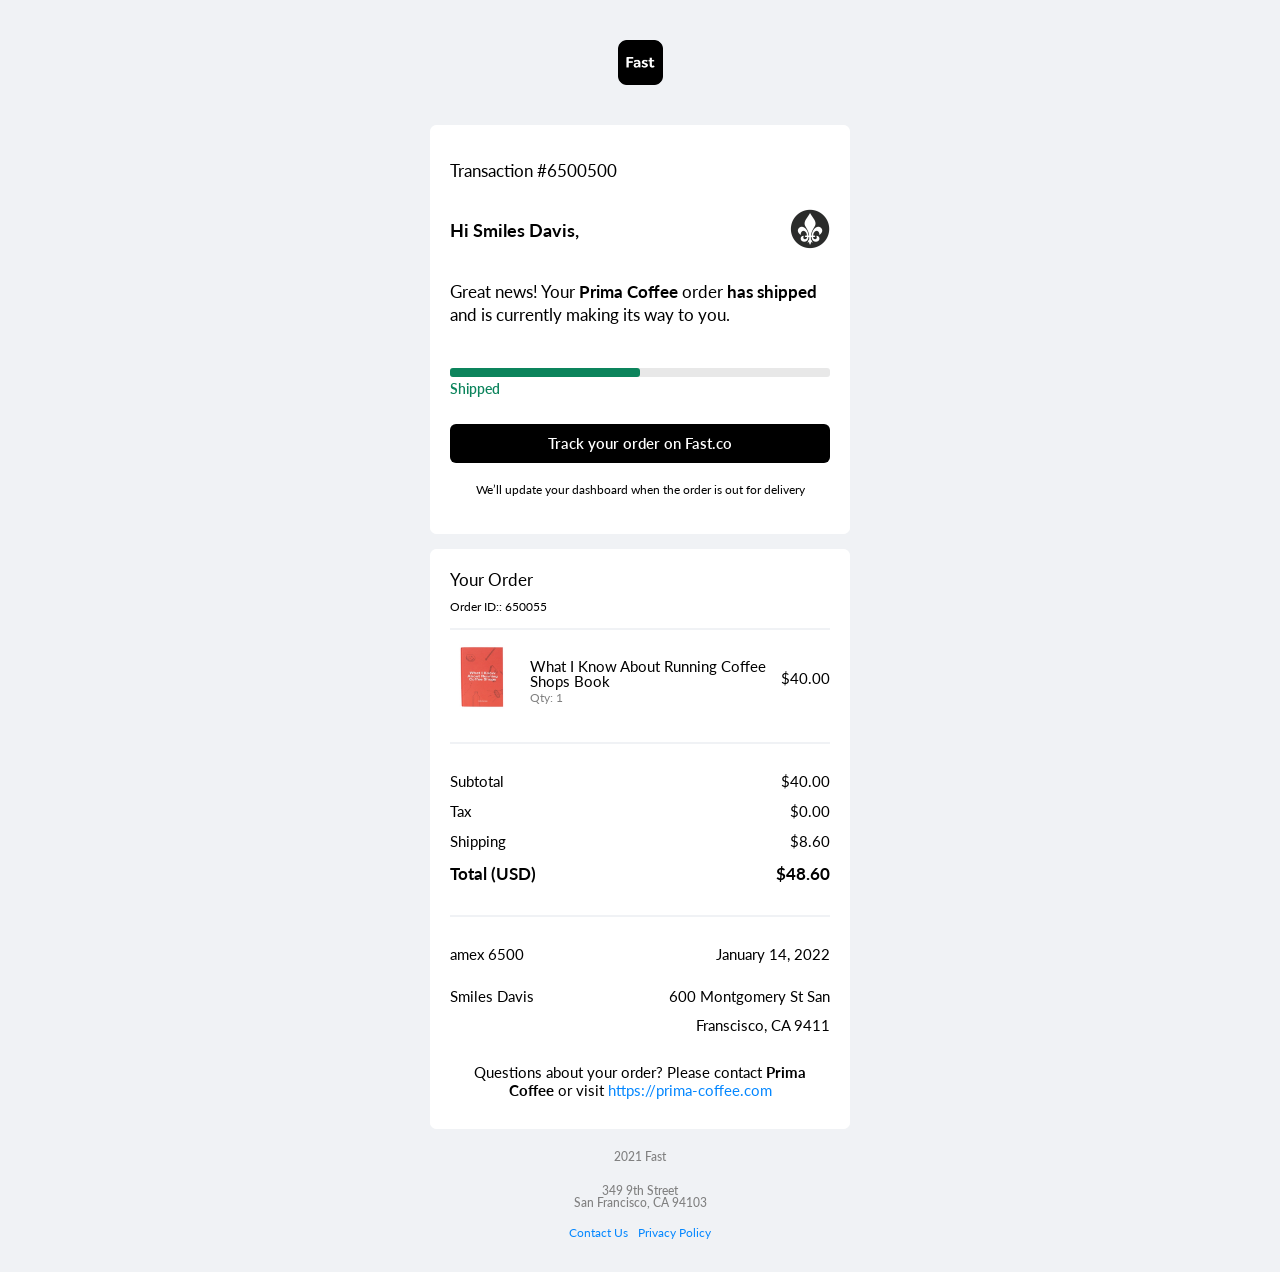
<file: email/email-3/index.html>
<!doctype html>
<html xmlns="http://www.w3.org/1999/xhtml" xmlns:v="urn:schemas-microsoft-com:vml" xmlns:o="urn:schemas-microsoft-com:office:office">

<head>
  <title> Fast </title>
  <!--[if !mso]><!-->
  <meta http-equiv="X-UA-Compatible" content="IE=edge">
  <!--<![endif]-->
  <meta http-equiv="Content-Type" content="text/html; charset=UTF-8">
  <meta name="viewport" content="width=device-width, initial-scale=1">
  <style type="text/css">
    #outlook a {
      padding: 0;
    }

    body {
      margin: 0;
      padding: 0;
      -webkit-text-size-adjust: 100%;
      -ms-text-size-adjust: 100%;
    }

    table,
    td {
      border-collapse: collapse;
      mso-table-lspace: 0pt;
      mso-table-rspace: 0pt;
    }

    img {
      border: 0;
      height: auto;
      line-height: 100%;
      outline: none;
      text-decoration: none;
      -ms-interpolation-mode: bicubic;
    }

    p {
      display: block;
      margin: 13px 0;
    }

  </style>
  <!--[if mso]>
    <noscript>
    <xml>
    <o:OfficeDocumentSettings>
      <o:AllowPNG/>
      <o:PixelsPerInch>96</o:PixelsPerInch>
    </o:OfficeDocumentSettings>
    </xml>
    </noscript>
    <![endif]-->
  <!--[if lte mso 11]>
    <style type="text/css">
      .mj-outlook-group-fix { width:100% !important; }
    </style>
    <![endif]-->
  <!--[if !mso]><!-->
  <link href="https://fonts.googleapis.com/css?family=Lato:300,400,500,700" rel="stylesheet" type="text/css">
  <style type="text/css">
    @import url(https://fonts.googleapis.com/css?family=Lato:300,400,500,700);

  </style>
  <!--<![endif]-->
  <style type="text/css">
    @media only screen and (min-width:480px) {
      .mj-column-per-100 {
        width: 100% !important;
        max-width: 100%;
      }
    }

  </style>
  <style media="screen and (min-width:480px)">
    .moz-text-html .mj-column-per-100 {
      width: 100% !important;
      max-width: 100%;
    }

  </style>
  <style type="text/css">
    @media only screen and (max-width:480px) {
      table.mj-full-width-mobile {
        width: 100% !important;
      }

      td.mj-full-width-mobile {
        width: auto !important;
      }
    }

  </style>
  <style type="text/css">
    @import url('https://fonts.googleapis.com/css2?family=Poppins:wght@100;200;300;400;500;600;700;800;900&display=swap');

    * {
      box-sizing: border-box;
    }

    h1,
    h2,
    h3,
    h4,
    h5,
    h6,
    p {
      padding: 0;
      margin: 0;
    }

    td {
      padding: 0;
    }

    .transaction {
      padding-top: 2.5em;
    }

    .transaction-text {
      font-size: 1.1em;
    }

    .greet-sym {
      padding-top: 2em;
    }

    .greeting {
      font-size: 1.2em;
      font-weight: 700;
    }

    .greet {
      padding-top: 2em;
      padding-bottom: 2.5em;
    }

    .greet-news {
      font-size: 1.1em;
      line-height: 1.4;
      padding-bottom: 2.5em;
    }

    .greet-news>span {
      font-weight: 700;
    }

    .meter-bar {
      background-color: #e8e8e8;
      height: 9px;
      border-radius: 3px;
    }

    .meter-bar-fill {
      background-color: #0c845c;
      height: 100%;
      width: 50%;
      border-radius: 3px;
    }

    .shipped {
      color: #0c845c;
      font-size: .925em;
      font-weight: 600;
      padding-top: .325em;
      padding-bottom: 2em;
    }

    .track-btn {
      display: inline-block;
      background-color: #000000;
      font-weight: 600;
      width: 100%;
      text-align: center;
      padding: .825em;
      text-decoration: none;
      color: #ffffff;
      border-radius: 6px;
    }

    .update {
      text-align: center;
      padding-top: 1.7em;
      font-size: .825em;
    }

    .spacer {
      background-color: #f0f2f5;
      height: 1em;
    }

    .transaction-order-id {
      padding-top: 1.5em;
    }

    .transaction-order {
      font-size: 1.1em;
    }

    .transaction-id {
      font-size: .825em;
      padding-top: 1em;
      padding-bottom: 1.25em;
    }

    .book-img,
    .book-title,
    .book-price {
      padding-top: 1em;
    }

    .book-img,
    .book-qty,
    .book-price {
      padding-bottom: 2em;
    }

    .book-qty {
      font-size: .825em;
      color: #808080;
      padding-top: .25em;
    }

    .book-title {
      font-size: 1em;
      text-align: left;
    }

    .tax-title,
    .tax-price,
    .shipping-title,
    .shipping-price,
    .total-title,
    .total-price {
      padding-top: 1em;
    }

    .total-title,
    .total-price {
      font-size: 1.1em;
      font-weight: 700;
      padding-bottom: 2em;
    }

    .smiles {
      padding-top: 1.8em;
    }

    .davis {
      padding-top: .9em;
    }

    .questions {
      font-size: 1em;
      padding: 0 1.5em 2em;
      line-height: 1.2;
    }

    .questions .bold {
      font-weight: 700;
    }

    .questions .link {
      text-decoration: none;
      color: #0487ff;
    }

    .footer-link {
      font-size: .8em;
      text-decoration: none;
      color: #0487ff;
      padding-left: .25em;
      padding-right: .25em;
    }

  </style>
  <!-- Title -->
  <!-- Preview -->
  <!-- Font -->
  <!-- Attribute -->
  <!-- Style -->
</head>

<body style="word-spacing:normal;background-color:#f0f2f5;">
  <div style="display:none;font-size:1px;color:#ffffff;line-height:1px;max-height:0px;max-width:0px;opacity:0;overflow:hidden;"> Great news! Your Prima Coffee order has shipped and is currently making its way to you. </div>
  <div style="background-color:#f0f2f5;">
    <!--[if mso | IE]><table align="center" border="0" cellpadding="0" cellspacing="0" class="" role="presentation" style="width:420px;" width="420" bgcolor="#f0f2f5" ><tr><td style="line-height:0px;font-size:0px;mso-line-height-rule:exactly;"><![endif]-->
    <div style="background:#f0f2f5;background-color:#f0f2f5;margin:0px auto;max-width:420px;">
      <table align="center" border="0" cellpadding="0" cellspacing="0" role="presentation" style="background:#f0f2f5;background-color:#f0f2f5;width:100%;">
        <tbody>
          <tr>
            <td style="direction:ltr;font-size:0px;padding:0;text-align:center;">
              <!--[if mso | IE]><table role="presentation" border="0" cellpadding="0" cellspacing="0"><![endif]-->
              <!-- header -->
              <!--[if mso | IE]><tr><td class="" width="420px" ><table align="center" border="0" cellpadding="0" cellspacing="0" class="" role="presentation" style="width:420px;" width="420" ><tr><td style="line-height:0px;font-size:0px;mso-line-height-rule:exactly;"><![endif]-->
              <div style="margin:0px auto;max-width:420px;">
                <table align="center" border="0" cellpadding="0" cellspacing="0" role="presentation" style="width:100%;">
                  <tbody>
                    <tr>
                      <td style="direction:ltr;font-size:0px;padding:0;text-align:center;">
                        <!--[if mso | IE]><table role="presentation" border="0" cellpadding="0" cellspacing="0"><tr><td class="" style="vertical-align:top;width:420px;" ><![endif]-->
                        <div class="mj-column-per-100 mj-outlook-group-fix" style="font-size:0px;text-align:left;direction:ltr;display:inline-block;vertical-align:top;width:100%;">
                          <table border="0" cellpadding="0" cellspacing="0" role="presentation" width="100%">
                            <tbody>
                              <tr>
                                <td style="vertical-align:top;padding:40px 0;">
                                  <table border="0" cellpadding="0" cellspacing="0" role="presentation" style="" width="100%">
                                    <tbody>
                                      <tr>
                                        <td align="center" style="font-size:0px;padding:0;word-break:break-word;">
                                          <table border="0" cellpadding="0" cellspacing="0" role="presentation" style="border-collapse:collapse;border-spacing:0px;">
                                            <tbody>
                                              <tr>
                                                <td style="width:45px;">
                                                  <a href="#" target="_blank">
                                                    <img alt="logo" height="auto" src="img/header-logo.png" style="border:0;display:block;outline:none;text-decoration:none;height:auto;width:100%;font-size:13px;" width="45" />
                                                  </a>
                                                </td>
                                              </tr>
                                            </tbody>
                                          </table>
                                        </td>
                                      </tr>
                                    </tbody>
                                  </table>
                                </td>
                              </tr>
                            </tbody>
                          </table>
                        </div>
                        <!--[if mso | IE]></td></tr></table><![endif]-->
                      </td>
                    </tr>
                  </tbody>
                </table>
              </div>
              <!--[if mso | IE]></td></tr></table></td></tr><![endif]-->
              <!-- Transaction Top -->
              <!--[if mso | IE]><tr><td class="" width="420px" ><table align="center" border="0" cellpadding="0" cellspacing="0" class="" role="presentation" style="width:420px;" width="420" bgcolor="#ffffff" ><tr><td style="line-height:0px;font-size:0px;mso-line-height-rule:exactly;"><![endif]-->
              <div style="background:#ffffff;background-color:#ffffff;margin:0px auto;border-radius:7px;max-width:420px;">
                <table align="center" border="0" cellpadding="0" cellspacing="0" role="presentation" style="background:#ffffff;background-color:#ffffff;width:100%;border-radius:7px;">
                  <tbody>
                    <tr>
                      <td style="direction:ltr;font-size:0px;padding:0;text-align:center;">
                        <!--[if mso | IE]><table role="presentation" border="0" cellpadding="0" cellspacing="0"><tr><td class="" style="vertical-align:top;width:420px;" ><![endif]-->
                        <div class="mj-column-per-100 mj-outlook-group-fix" style="font-size:0px;text-align:left;direction:ltr;display:inline-block;vertical-align:top;width:100%;">
                          <table border="0" cellpadding="0" cellspacing="0" role="presentation" width="100%">
                            <tbody>
                              <tr>
                                <td style="vertical-align:top;padding:0;padding-right:20px;padding-left:20px;">
                                  <table border="0" cellpadding="0" cellspacing="0" role="presentation" style="" width="100%">
                                    <tbody>
                                      <tr>
                                        <td align="left" style="font-size:0px;padding:0;word-break:break-word;">
                                          <div style="font-family:Lato;font-size:15px;line-height:1;text-align:left;color:#000000;">
                                            <!-- Transaction Number -->
                                            <table width="100%" cellspacing="0" cellpadding="0" border="0" align="center">
                                              <tr>
                                                <td class="transaction">
                                                  <p class="transaction-text">Transaction #6500500</p>
                                                </td>
                                              </tr>
                                            </table>
                                            <!-- / Transaction Number -->
                                            <!-- Greeting & Symbol -->
                                            <table width="100%" cellspacing="0" cellpadding="0" border="0" align="center">
                                              <tr>
                                                <td class="greet-sym" align="left">
                                                  <p class="greeting">Hi Smiles Davis,</p>
                                                </td>
                                                <td class="greet-sym" align="right">
                                                  <img class="symbol" src="img/logo2.png" alt="symbol">
                                                </td>
                                              </tr>
                                            </table>
                                            <!-- / Greeting & Symbol -->
                                            <!-- Great News Shipping Tracking -->
                                            <table width="100%" cellspacing="0" cellpadding="0" border="0" align="center">
                                              <tr>
                                                <td class="greet">
                                                  <p class="greet-news">Great news! Your <span>Prima Coffee</span> order <span>has shipped</span> and is currently making its way to you.</p>
                                                  <div class="meter-bar">
                                                    <div class="meter-bar-fill"></div>
                                                  </div>
                                                  <p class="shipped">Shipped</p>
                                                  <a class="track-btn" href="#">Track your order on Fast.co</a>
                                                  <p class="update">We’ll update your dashboard when the order is out for delivery</p>
                                                </td>
                                              </tr>
                                            </table>
                                            <!-- / Great News Shipping Tracking -->
                                          </div>
                                        </td>
                                      </tr>
                                    </tbody>
                                  </table>
                                </td>
                              </tr>
                            </tbody>
                          </table>
                        </div>
                        <!--[if mso | IE]></td></tr></table><![endif]-->
                      </td>
                    </tr>
                  </tbody>
                </table>
              </div>
              <!--[if mso | IE]></td></tr></table></td></tr><![endif]-->
              <!-- / Transaction Top -->
              <!-- Spacer -->
              <!--[if mso | IE]><tr><td class="" width="420px" ><table align="center" border="0" cellpadding="0" cellspacing="0" class="" role="presentation" style="width:420px;" width="420" ><tr><td style="line-height:0px;font-size:0px;mso-line-height-rule:exactly;"><![endif]-->
              <div style="margin:0px auto;max-width:420px;">
                <table align="center" border="0" cellpadding="0" cellspacing="0" role="presentation" style="width:100%;">
                  <tbody>
                    <tr>
                      <td style="direction:ltr;font-size:0px;padding:0;text-align:center;">
                        <!--[if mso | IE]><table role="presentation" border="0" cellpadding="0" cellspacing="0"><tr><td class="" style="vertical-align:top;width:420px;" ><![endif]-->
                        <div class="mj-column-per-100 mj-outlook-group-fix" style="font-size:0px;text-align:left;direction:ltr;display:inline-block;vertical-align:top;width:100%;">
                          <table border="0" cellpadding="0" cellspacing="0" role="presentation" width="100%">
                            <tbody>
                              <tr>
                                <td style="vertical-align:top;padding:0;">
                                  <table border="0" cellpadding="0" cellspacing="0" role="presentation" style="" width="100%">
                                    <tbody>
                                      <tr>
                                        <td align="left" style="font-size:0px;padding:0;word-break:break-word;">
                                          <div style="font-family:Lato;font-size:15px;line-height:1;text-align:left;color:#000000;">
                                            <table width="100%" cellspacing="0" cellpadding="0" border="0" align="center" role="presentation">
                                              <tr>
                                                <td class="spacer"></td>
                                              </tr>
                                            </table>
                                          </div>
                                        </td>
                                      </tr>
                                    </tbody>
                                  </table>
                                </td>
                              </tr>
                            </tbody>
                          </table>
                        </div>
                        <!--[if mso | IE]></td></tr></table><![endif]-->
                      </td>
                    </tr>
                  </tbody>
                </table>
              </div>
              <!--[if mso | IE]></td></tr></table></td></tr><![endif]-->
              <!-- / Spacer -->
              <!-- Transaction Bottom -->
              <!--[if mso | IE]><tr><td class="" width="420px" ><table align="center" border="0" cellpadding="0" cellspacing="0" class="" role="presentation" style="width:420px;" width="420" bgcolor="#ffffff" ><tr><td style="line-height:0px;font-size:0px;mso-line-height-rule:exactly;"><![endif]-->
              <div style="background:#ffffff;background-color:#ffffff;margin:0px auto;border-radius:7px;max-width:420px;">
                <table align="center" border="0" cellpadding="0" cellspacing="0" role="presentation" style="background:#ffffff;background-color:#ffffff;width:100%;border-radius:7px;">
                  <tbody>
                    <tr>
                      <td style="direction:ltr;font-size:0px;padding:0;text-align:center;">
                        <!--[if mso | IE]><table role="presentation" border="0" cellpadding="0" cellspacing="0"><tr><td class="" style="vertical-align:top;width:420px;" ><![endif]-->
                        <div class="mj-column-per-100 mj-outlook-group-fix" style="font-size:0px;text-align:left;direction:ltr;display:inline-block;vertical-align:top;width:100%;">
                          <table border="0" cellpadding="0" cellspacing="0" role="presentation" width="100%">
                            <tbody>
                              <tr>
                                <td style="vertical-align:top;padding:0;padding-right:20px;padding-left:20px;">
                                  <table border="0" cellpadding="0" cellspacing="0" role="presentation" style="" width="100%">
                                    <tbody>
                                      <tr>
                                        <td align="left" style="font-size:0px;padding:0;word-break:break-word;">
                                          <div style="font-family:Lato;font-size:15px;line-height:1;text-align:left;color:#000000;">
                                            <!-- Transaction Order ID -->
                                            <table width="100%" cellspacing="0" cellpadding="0" border="0" align="center" style="border-bottom: 2px solid #f0f2f5;">
                                              <tr>
                                                <td class="transaction-order-id">
                                                  <p class="transaction-order">Your Order</p>
                                                  <p class="transaction-id">Order ID:: 650055</p>
                                                </td>
                                              </tr>
                                            </table>
                                            <!-- / Transaction Order ID -->
                                            <!-- Book -->
                                            <table width="100%" cellspacing="0" cellpadding="0" border="0" align="center" style="border-bottom: 2px solid #f0f2f5;">
                                              <tr>
                                                <td width="15%">
                                                  <img class="book-img" src="img/book.png" alt="book" width="65px">
                                                </td>
                                                <td width="70%" align="left" style="padding-left: 1em;">
                                                  <p class="book-title">What I Know About Running Coffee Shops Book </p>
                                                  <p class="book-qty">Qty: 1 </p>
                                                </td>
                                                <td width="15%" align="right">
                                                  <p class="book-price">$40.00</p>
                                                </td>
                                              </tr>
                                            </table>
                                            <!-- / Book -->
                                            <!-- Receipt Top -->
                                            <table width="100%" cellspacing="0" cellpadding="0" border="0" align="center" style="border-bottom: 2px solid #f0f2f5;">
                                              <tr>
                                                <td style="padding-top: 2em;" width="50%">
                                                  <p class="subtotal-title">Subtotal</p>
                                                  <p class="tax-title">Tax</p>
                                                  <p class="shipping-title">Shipping</p>
                                                  <p class="total-title">Total (USD)</p>
                                                </td>
                                                <td style="padding-top: 2em;" width="50%" align="right">
                                                  <p class="subtotal-price">$40.00</p>
                                                  <p class="tax-price">$0.00</p>
                                                  <p class="shipping-price">$8.60</p>
                                                  <p class="total-price">$48.60</p>
                                                </td>
                                              </tr>
                                            </table>
                                            <!-- / Receipt Top -->
                                            <!-- Receipt Bottom -->
                                            <table width="100%" cellspacing="0" cellpadding="0" border="0" align="center" role="presentation">
                                              <tr>
                                                <td style="padding-top: 2em;" width="50%" align="left">
                                                  <p class="amex">amex 6500</p>
                                                  <p class="smiles">Smiles Davis</p>
                                                  <p class="davis">&nbsp;</p>
                                                </td>
                                                <td style="padding-top: 2em;" swidth="50%" align="right">
                                                  <p class="amex">January 14, 2022</p>
                                                  <p class="smiles">600 Montgomery St San</p>
                                                  <p class="davis">Franscisco, CA 9411</p>
                                                </td>
                                              </tr>
                                            </table>
                                            <!-- / Receipt Bottom -->
                                            <!-- Questions -->
                                            <table width="100%" cellspacing="0" cellpadding="0" border="0" align="center" role="presentation">
                                              <tr>
                                                <td style="padding-top: 2em;" align="center">
                                                  <p class="questions">Questions about your order? Please contact <span class="bold">Prima Coffee</span> or visit <a class="link" href="#">https://prima-coffee.com</a></p>
                                                </td>
                                              </tr>
                                            </table>
                                            <!-- /Questions -->
                                          </div>
                                        </td>
                                      </tr>
                                    </tbody>
                                  </table>
                                </td>
                              </tr>
                            </tbody>
                          </table>
                        </div>
                        <!--[if mso | IE]></td></tr></table><![endif]-->
                      </td>
                    </tr>
                  </tbody>
                </table>
              </div>
              <!--[if mso | IE]></td></tr></table></td></tr><![endif]-->
              <!-- / Transaction Bottom -->
              <!-- Footer -->
              <!--[if mso | IE]><tr><td class="" width="420px" ><table align="center" border="0" cellpadding="0" cellspacing="0" class="" role="presentation" style="width:420px;" width="420" ><tr><td style="line-height:0px;font-size:0px;mso-line-height-rule:exactly;"><![endif]-->
              <div style="margin:0px auto;max-width:420px;">
                <table align="center" border="0" cellpadding="0" cellspacing="0" role="presentation" style="width:100%;">
                  <tbody>
                    <tr>
                      <td style="direction:ltr;font-size:0px;padding:0;text-align:center;">
                        <!--[if mso | IE]><table role="presentation" border="0" cellpadding="0" cellspacing="0"><tr><td class="" style="vertical-align:top;width:420px;" ><![endif]-->
                        <div class="mj-column-per-100 mj-outlook-group-fix" style="font-size:0px;text-align:left;direction:ltr;display:inline-block;vertical-align:top;width:100%;">
                          <table border="0" cellpadding="0" cellspacing="0" role="presentation" width="100%">
                            <tbody>
                              <tr>
                                <td style="vertical-align:top;padding:0;padding-top:22px;padding-bottom:33px;">
                                  <table border="0" cellpadding="0" cellspacing="0" role="presentation" style="" width="100%">
                                    <tbody>
                                      <tr>
                                        <td align="center" style="font-size:0px;padding:0;word-break:break-word;">
                                          <div style="font-family:Lato;font-size:12px;font-weight:500;line-height:1;text-align:center;color:#808080;">2021 Fast</div>
                                        </td>
                                      </tr>
                                      <tr>
                                        <td align="center" style="font-size:0px;padding:0;padding-top:22px;word-break:break-word;">
                                          <div style="font-family:Lato;font-size:12px;font-weight:500;line-height:1;text-align:center;color:#808080;">349 9th Street <br> San Francisco, CA 94103</div>
                                        </td>
                                      </tr>
                                      <tr>
                                        <td align="center" style="font-size:0px;padding:0;padding-top:15px;word-break:break-word;">
                                          <div style="font-family:Lato;font-size:15px;line-height:1;text-align:center;color:#000000;"><a class="footer-link" href="#">Contact Us</a>
                                            <a class="footer-link" href="#">Privacy Policy</a>
                                          </div>
                                        </td>
                                      </tr>
                                    </tbody>
                                  </table>
                                </td>
                              </tr>
                            </tbody>
                          </table>
                        </div>
                        <!--[if mso | IE]></td></tr></table><![endif]-->
                      </td>
                    </tr>
                  </tbody>
                </table>
              </div>
              <!--[if mso | IE]></td></tr></table></td></tr></table><![endif]-->
            </td>
          </tr>
        </tbody>
      </table>
    </div>
    <!--[if mso | IE]></td></tr></table><![endif]-->
  </div>
</body>

</html>
</file>
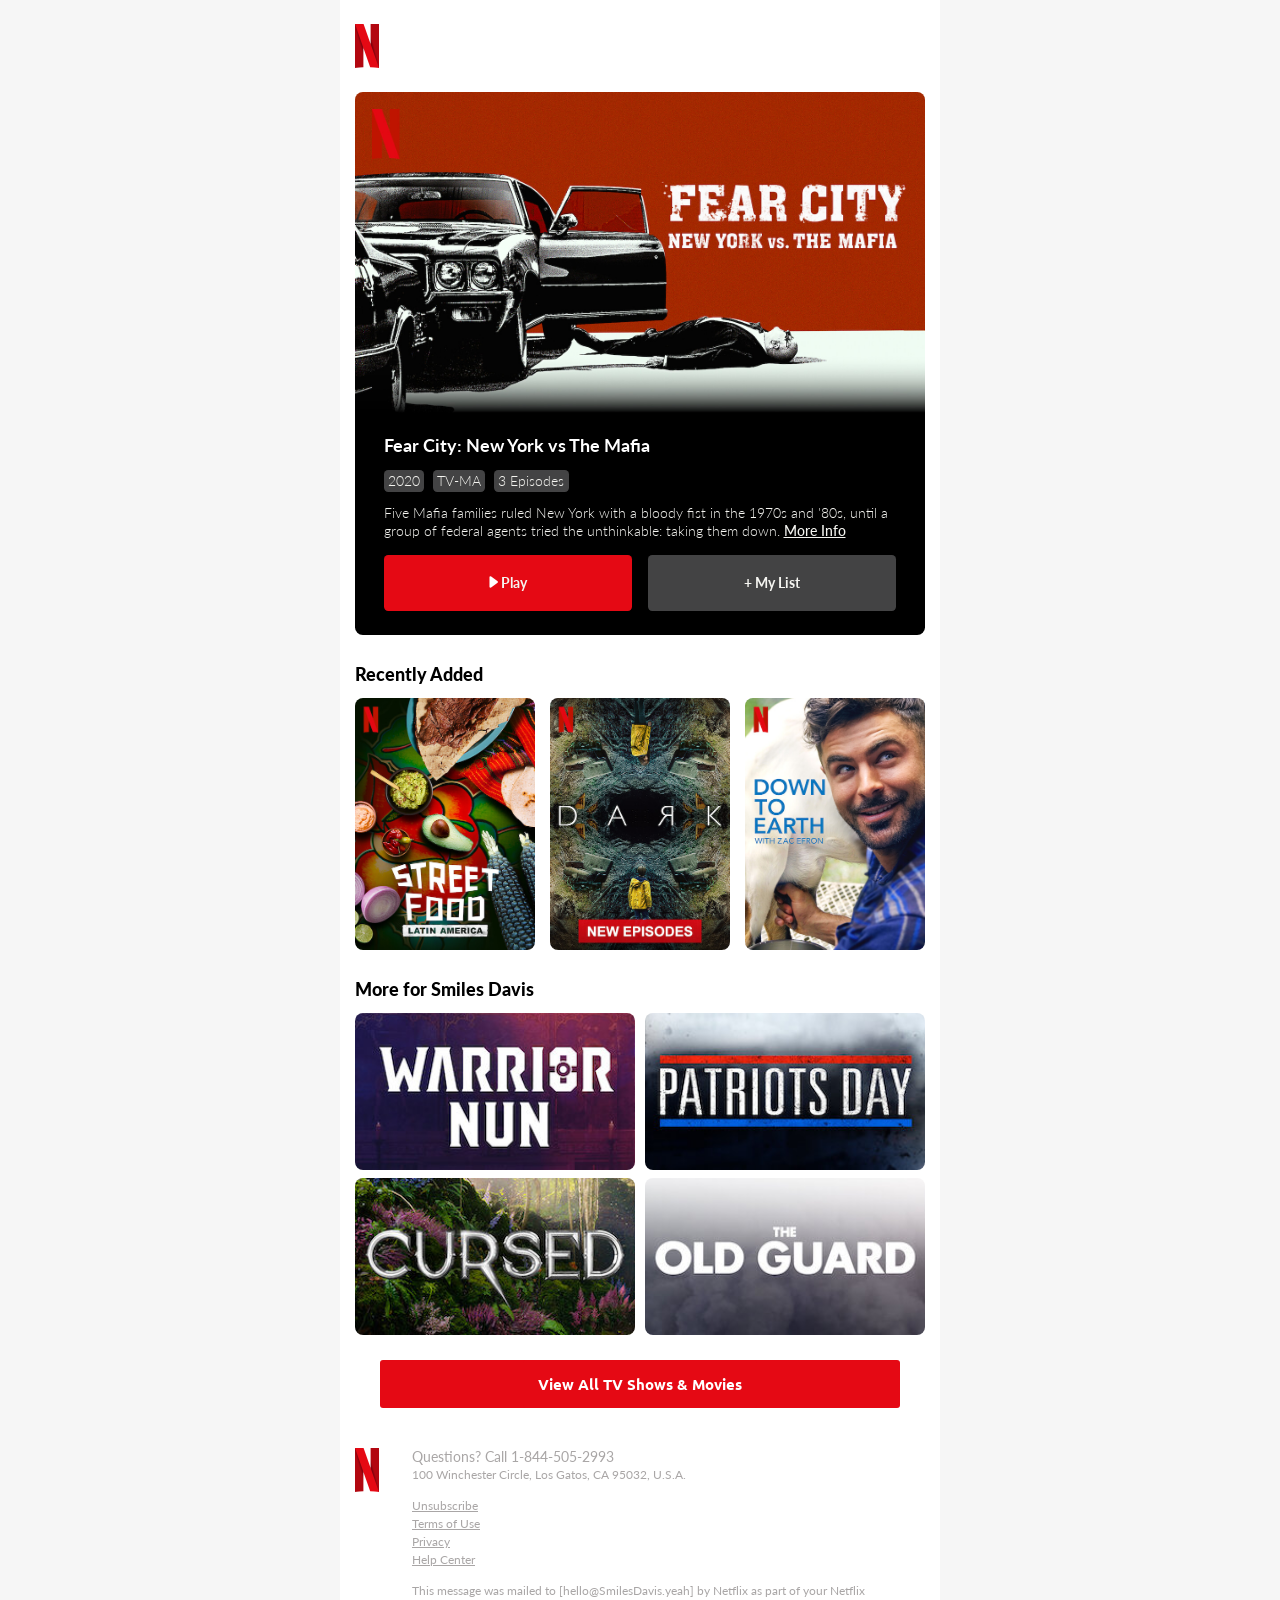
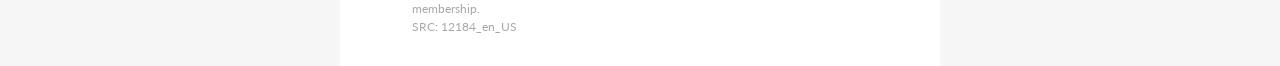
<file: email/email-4/index.html>
<!doctype html>
<html xmlns="http://www.w3.org/1999/xhtml" xmlns:v="urn:schemas-microsoft-com:vml" xmlns:o="urn:schemas-microsoft-com:office:office">

<head>
  <title> Netflix </title>
  <!--[if !mso]><!-->
  <meta http-equiv="X-UA-Compatible" content="IE=edge">
  <!--<![endif]-->
  <meta http-equiv="Content-Type" content="text/html; charset=UTF-8">
  <meta name="viewport" content="width=device-width, initial-scale=1">
  <style type="text/css">
    #outlook a {
      padding: 0;
    }

    body {
      margin: 0;
      padding: 0;
      -webkit-text-size-adjust: 100%;
      -ms-text-size-adjust: 100%;
    }

    table,
    td {
      border-collapse: collapse;
      mso-table-lspace: 0pt;
      mso-table-rspace: 0pt;
    }

    img {
      border: 0;
      height: auto;
      line-height: 100%;
      outline: none;
      text-decoration: none;
      -ms-interpolation-mode: bicubic;
    }

    p {
      display: block;
      margin: 13px 0;
    }

  </style>
  <!--[if mso]>
    <noscript>
    <xml>
    <o:OfficeDocumentSettings>
      <o:AllowPNG/>
      <o:PixelsPerInch>96</o:PixelsPerInch>
    </o:OfficeDocumentSettings>
    </xml>
    </noscript>
    <![endif]-->
  <!--[if lte mso 11]>
    <style type="text/css">
      .mj-outlook-group-fix { width:100% !important; }
    </style>
    <![endif]-->
  <!--[if !mso]><!-->
  <link href="https://fonts.googleapis.com/css2?family=Lato:wght@100;300;400;700;900&display=swap" rel="stylesheet" type="text/css">
  <link href="https://fonts.googleapis.com/css?family=Ubuntu:300,400,500,700" rel="stylesheet" type="text/css">
  <style type="text/css">
    @import url(https://fonts.googleapis.com/css2?family=Lato:wght@100;300;400;700;900&display=swap);
    @import url(https://fonts.googleapis.com/css?family=Ubuntu:300,400,500,700);

  </style>
  <!--<![endif]-->
  <style type="text/css">
    @media only screen and (min-width:480px) {
      .mj-column-per-100 {
        width: 100% !important;
        max-width: 100%;
      }

      .mj-column-per-33-333333333333336 {
        width: 33.333333333333336% !important;
        max-width: 33.333333333333336%;
      }

      .mj-column-per-50 {
        width: 50% !important;
        max-width: 50%;
      }
    }

  </style>
  <style media="screen and (min-width:480px)">
    .moz-text-html .mj-column-per-100 {
      width: 100% !important;
      max-width: 100%;
    }

    .moz-text-html .mj-column-per-33-333333333333336 {
      width: 33.333333333333336% !important;
      max-width: 33.333333333333336%;
    }

    .moz-text-html .mj-column-per-50 {
      width: 50% !important;
      max-width: 50%;
    }

  </style>
  <style type="text/css">
    @media only screen and (max-width:480px) {
      table.mj-full-width-mobile {
        width: 100% !important;
      }

      td.mj-full-width-mobile {
        width: auto !important;
      }
    }

  </style>
  <style type="text/css">
    * {
      box-sizing: border-box;
    }

    h1,
    h2,
    h3,
    h4,
    h5,
    h6,
    p {
      margin: 0;
      padding: 0;
    }

    table {
      border-spacing: 0;
      border-collapse: collapse;
    }

    td {
      padding: 0;
    }

    a {
      text-decoration: none;
    }

    img {
      border: 0;
    }

  </style>
</head>

<body style="word-spacing:normal;background-color:#f6f6f6;">
  <div style="display:none;font-size:1px;color:#ffffff;line-height:1px;max-height:0px;max-width:0px;opacity:0;overflow:hidden;"> Feart City: New York vs The Mafia </div>
  <div style="background-color:#f6f6f6;">
    <!-- ======> Header <====== -->
    <!--[if mso | IE]><table align="center" border="0" cellpadding="0" cellspacing="0" class="" role="presentation" style="width:600px;" width="600" bgcolor="#ffffff" ><tr><td style="line-height:0px;font-size:0px;mso-line-height-rule:exactly;"><![endif]-->
    <div style="background:#ffffff;background-color:#ffffff;margin:0px auto;max-width:600px;">
      <table align="center" border="0" cellpadding="0" cellspacing="0" role="presentation" style="background:#ffffff;background-color:#ffffff;width:100%;">
        <tbody>
          <tr>
            <td style="direction:ltr;font-size:0px;padding:24px 15px;text-align:center;">
              <!--[if mso | IE]><table role="presentation" border="0" cellpadding="0" cellspacing="0"><tr><td class="" style="vertical-align:middle;width:570px;" ><![endif]-->
              <div class="mj-column-per-100 mj-outlook-group-fix" style="font-size:0px;text-align:left;direction:ltr;display:inline-block;vertical-align:middle;width:100%;">
                <table border="0" cellpadding="0" cellspacing="0" role="presentation" width="100%">
                  <tbody>
                    <tr>
                      <td style="vertical-align:middle;padding:0;">
                        <table border="0" cellpadding="0" cellspacing="0" role="presentation" style="" width="100%">
                          <tbody>
                            <tr>
                              <td align="left" style="font-size:0px;padding:0;word-break:break-word;">
                                <table border="0" cellpadding="0" cellspacing="0" role="presentation" style="border-collapse:collapse;border-spacing:0px;">
                                  <tbody>
                                    <tr>
                                      <td style="width:24px;">
                                        <a href="#" target="_blank">
                                          <img alt="Netflix" height="auto" src="img/header-logo.png" style="border:0;display:block;outline:none;text-decoration:none;height:auto;width:100%;font-size:13px;" width="24" />
                                        </a>
                                      </td>
                                    </tr>
                                  </tbody>
                                </table>
                              </td>
                            </tr>
                          </tbody>
                        </table>
                      </td>
                    </tr>
                  </tbody>
                </table>
              </div>
              <!--[if mso | IE]></td></tr></table><![endif]-->
            </td>
          </tr>
        </tbody>
      </table>
    </div>
    <!--[if mso | IE]></td></tr></table><![endif]-->
    <!-- ======> / Header <====== -->
    <!-- Hero -->
    <!--[if mso | IE]><table align="center" border="0" cellpadding="0" cellspacing="0" class="" role="presentation" style="width:600px;" width="600" bgcolor="#ffffff" ><tr><td style="line-height:0px;font-size:0px;mso-line-height-rule:exactly;"><![endif]-->
    <div style="background:#ffffff;background-color:#ffffff;margin:0px auto;max-width:600px;">
      <table align="center" border="0" cellpadding="0" cellspacing="0" role="presentation" style="background:#ffffff;background-color:#ffffff;width:100%;">
        <tbody>
          <tr>
            <td style="direction:ltr;font-size:0px;padding:0;text-align:center;">
              <!--[if mso | IE]><table role="presentation" border="0" cellpadding="0" cellspacing="0"><tr><td class="" style="vertical-align:top;width:600px;" ><![endif]-->
              <div class="mj-column-per-100 mj-outlook-group-fix" style="font-size:0px;text-align:left;direction:ltr;display:inline-block;vertical-align:top;width:100%;">
                <table border="0" cellpadding="0" cellspacing="0" role="presentation" width="100%">
                  <tbody>
                    <tr>
                      <td style="vertical-align:top;padding:0;">
                        <table border="0" cellpadding="0" cellspacing="0" role="presentation" style="" width="100%">
                          <tbody>
                            <tr>
                              <td align="left" style="font-size:0px;padding:0;word-break:break-word;">
                                <div style="font-family:Lato;font-size:13px;line-height:1;text-align:left;color:#000000;">
                                  <table width="95%" cellspacing="0" cellpadding="0" role="presentation" border="0" align="center">
                                    <tr>
                                      <td style="line-height: 0;">
                                        <a href="#"><img src="img/hero-bg.jpg" alt="Fear City" style="max-width: 100%; border-top-left-radius: .6em; border-top-right-radius: .6em;"></a>
                                      </td>
                                    </tr>
                                    <tr>
                                      <td bgcolor="#000000" style="padding: 1.8em 0; border-bottom-left-radius: .6em; border-bottom-right-radius: .6em;">
                                        <table width="90%" cellspacing="0" cellpadding="0" role="presentation" border="0" align="center">
                                          <tr>
                                            <td>
                                              <h2 style="font-size: 18px; font-weight: 700; color: #ffffff;">Fear City: New York vs The Mafia</h2>
                                            </td>
                                          </tr>
                                          <tr>
                                            <td style="padding-top: 1.2em;">
                                              <span style="display: inline-block; font-size: 14px; font-weight: 300;color: #f5f5f1; background-color: #434344; padding: .3em; border-radius: .3em;">2020</span>
                                              <span>&nbsp;</span>
                                              <span style="display: inline-block; font-size: 14px; font-weight: 300;color: #f5f5f1; background-color: #434344; padding: .3em; border-radius: .3em;">TV-MA</span>
                                              <span>&nbsp;</span>
                                              <span style="display: inline-block; font-size: 14px; font-weight: 300;color: #f5f5f1; background-color: #434344; padding: .3em; border-radius: .3em;">3 Episodes</span>
                                            </td>
                                          </tr>
                                          <tr>
                                            <td style="padding-top: .9em;">
                                              <p style="font-size: 14px; font-weight: 300; color: #f5f5f1; line-height: 18px;">Five Mafia families ruled New York with a bloody fist in the 1970s and '80s, until a group of federal agents tried the unthinkable: taking them down. <a href="#" style="font-weight: 500; color: #f5f5f1; text-decoration: underline;">More Info</a></p>
                                            </td>
                                          </tr>
                                          <tr>
                                            <td style="padding-top: 1.2em;">
                                              <table width="48.5%" cellspacing="0" cellpadding="0" role="presentation" border="0" align="left">
                                                <tr>
                                                  <td align="center">
                                                    <a href="#" style="display: inline-block; font-size: 14px; font-weight: 700; background-color: #e50914; color: #f5f5f1; width: 100%;padding: 1.5em 0; border-radius: .3em;"><img src="img/play.png" alt="Play" style="max-width: 9px;">&nbsp;Play</a>
                                                  </td>
                                                </tr>
                                              </table>
                                              <table width="3%" cellspacing="0" cellpadding="0" role="presentation" border="0" align="left">
                                                <tr>
                                                  <td>
                                                    <span>&nbsp;</span>
                                                  </td>
                                                </tr>
                                              </table>
                                              <table width="48.5%" cellspacing="0" cellpadding="0" role="presentation" border="0" align="left">
                                                <tr>
                                                  <td align="center">
                                                    <a href="#" style="display: inline-block; font-size: 14px; font-weight: 700; background-color: #434344; color: #f5f5f1; width: 100%; padding: 1.5em 0; border-radius: .3em;">+ My List</a>
                                                  </td>
                                                </tr>
                                              </table>
                                            </td>
                                          </tr>
                                        </table>
                                      </td>
                                    </tr>
                                  </table>
                                </div>
                              </td>
                            </tr>
                          </tbody>
                        </table>
                      </td>
                    </tr>
                  </tbody>
                </table>
              </div>
              <!--[if mso | IE]></td></tr></table><![endif]-->
            </td>
          </tr>
        </tbody>
      </table>
    </div>
    <!--[if mso | IE]></td></tr></table><![endif]-->
    <!-- / Hero -->
    <!-- Recently Added Heading -->
    <!--[if mso | IE]><table align="center" border="0" cellpadding="0" cellspacing="0" class="" role="presentation" style="width:600px;" width="600" bgcolor="#ffffff" ><tr><td style="line-height:0px;font-size:0px;mso-line-height-rule:exactly;"><![endif]-->
    <div style="background:#ffffff;background-color:#ffffff;margin:0px auto;max-width:600px;">
      <table align="center" border="0" cellpadding="0" cellspacing="0" role="presentation" style="background:#ffffff;background-color:#ffffff;width:100%;">
        <tbody>
          <tr>
            <td style="direction:ltr;font-size:0px;padding:0;padding-left:15px;padding-right:15px;padding-top:30px;text-align:center;">
              <!--[if mso | IE]><table role="presentation" border="0" cellpadding="0" cellspacing="0"><tr><td class="" style="vertical-align:top;width:570px;" ><![endif]-->
              <div class="mj-column-per-100 mj-outlook-group-fix" style="font-size:0px;text-align:left;direction:ltr;display:inline-block;vertical-align:top;width:100%;">
                <table border="0" cellpadding="0" cellspacing="0" role="presentation" width="100%">
                  <tbody>
                    <tr>
                      <td style="vertical-align:top;padding:0;">
                        <table border="0" cellpadding="0" cellspacing="0" role="presentation" style="" width="100%">
                          <tbody>
                            <tr>
                              <td align="left" style="font-size:0px;padding:0;word-break:break-word;">
                                <div style="font-family:Lato;font-size:18px;font-weight:900;line-height:1;text-align:left;color:#000000;">Recently Added</div>
                              </td>
                            </tr>
                          </tbody>
                        </table>
                      </td>
                    </tr>
                  </tbody>
                </table>
              </div>
              <!--[if mso | IE]></td></tr></table><![endif]-->
            </td>
          </tr>
        </tbody>
      </table>
    </div>
    <!--[if mso | IE]></td></tr></table><![endif]-->
    <!-- / Recently Added Heading -->
    <!-- Recently Added Titles -->
    <!--[if mso | IE]><table align="center" border="0" cellpadding="0" cellspacing="0" class="" role="presentation" style="width:600px;" width="600" bgcolor="#ffffff" ><tr><td style="line-height:0px;font-size:0px;mso-line-height-rule:exactly;"><![endif]-->
    <div style="background:#ffffff;background-color:#ffffff;margin:0px auto;max-width:600px;">
      <table align="center" border="0" cellpadding="0" cellspacing="0" role="presentation" style="background:#ffffff;background-color:#ffffff;width:100%;">
        <tbody>
          <tr>
            <td style="direction:ltr;font-size:0px;padding:0;padding-left:15px;padding-right:15px;padding-top:15px;text-align:center;">
              <!--[if mso | IE]><table role="presentation" border="0" cellpadding="0" cellspacing="0"><tr><td class="" style="width:570px;" ><![endif]-->
              <div class="mj-column-per-100 mj-outlook-group-fix" style="font-size:0;line-height:0;text-align:left;display:inline-block;width:100%;direction:ltr;">
                <!--[if mso | IE]><table border="0" cellpadding="0" cellspacing="0" role="presentation" ><tr><td style="vertical-align:top;width:190px;" ><![endif]-->
                <div class="mj-column-per-33-333333333333336 mj-outlook-group-fix" style="font-size:0px;text-align:left;direction:ltr;display:inline-block;vertical-align:top;width:33%;">
                  <table border="0" cellpadding="0" cellspacing="0" role="presentation" width="100%">
                    <tbody>
                      <tr>
                        <td style="vertical-align:top;padding:0;">
                          <table border="0" cellpadding="0" cellspacing="0" role="presentation" style="" width="100%">
                            <tbody>
                              <tr>
                                <td align="left" style="font-size:0px;padding:0;word-break:break-word;">
                                  <table border="0" cellpadding="0" cellspacing="0" role="presentation" style="border-collapse:collapse;border-spacing:0px;">
                                    <tbody>
                                      <tr>
                                        <td style="width:180px;">
                                          <a href="#" target="_blank">
                                            <img alt="Street Food" height="auto" src="img/street-food.jpg" style="border:0;border-radius:8px;display:block;outline:none;text-decoration:none;height:auto;width:100%;font-size:13px;" width="180" />
                                          </a>
                                        </td>
                                      </tr>
                                    </tbody>
                                  </table>
                                </td>
                              </tr>
                            </tbody>
                          </table>
                        </td>
                      </tr>
                    </tbody>
                  </table>
                </div>
                <!--[if mso | IE]></td><td style="vertical-align:top;width:190px;" ><![endif]-->
                <div class="mj-column-per-33-333333333333336 mj-outlook-group-fix" style="font-size:0px;text-align:left;direction:ltr;display:inline-block;vertical-align:top;width:33%;">
                  <table border="0" cellpadding="0" cellspacing="0" role="presentation" width="100%">
                    <tbody>
                      <tr>
                        <td style="vertical-align:top;padding:0;">
                          <table border="0" cellpadding="0" cellspacing="0" role="presentation" style="" width="100%">
                            <tbody>
                              <tr>
                                <td align="center" style="font-size:0px;padding:0;word-break:break-word;">
                                  <table border="0" cellpadding="0" cellspacing="0" role="presentation" style="border-collapse:collapse;border-spacing:0px;">
                                    <tbody>
                                      <tr>
                                        <td style="width:180px;">
                                          <a href="#" target="_blank">
                                            <img alt="Dark" height="auto" src="img/dark.jpg" style="border:0;border-radius:8px;display:block;outline:none;text-decoration:none;height:auto;width:100%;font-size:13px;" width="180" />
                                          </a>
                                        </td>
                                      </tr>
                                    </tbody>
                                  </table>
                                </td>
                              </tr>
                            </tbody>
                          </table>
                        </td>
                      </tr>
                    </tbody>
                  </table>
                </div>
                <!--[if mso | IE]></td><td style="vertical-align:top;width:190px;" ><![endif]-->
                <div class="mj-column-per-33-333333333333336 mj-outlook-group-fix" style="font-size:0px;text-align:left;direction:ltr;display:inline-block;vertical-align:top;width:33%;">
                  <table border="0" cellpadding="0" cellspacing="0" role="presentation" width="100%">
                    <tbody>
                      <tr>
                        <td style="vertical-align:top;padding:0;">
                          <table border="0" cellpadding="0" cellspacing="0" role="presentation" style="" width="100%">
                            <tbody>
                              <tr>
                                <td align="right" style="font-size:0px;padding:0;word-break:break-word;">
                                  <table border="0" cellpadding="0" cellspacing="0" role="presentation" style="border-collapse:collapse;border-spacing:0px;">
                                    <tbody>
                                      <tr>
                                        <td style="width:180px;">
                                          <a href="#" target="_blank">
                                            <img alt="Down to Earth" height="auto" src="img/down-to-earth.jpg" style="border:0;border-radius:8px;display:block;outline:none;text-decoration:none;height:auto;width:100%;font-size:13px;" width="180" />
                                          </a>
                                        </td>
                                      </tr>
                                    </tbody>
                                  </table>
                                </td>
                              </tr>
                            </tbody>
                          </table>
                        </td>
                      </tr>
                    </tbody>
                  </table>
                </div>
                <!--[if mso | IE]></td></tr></table><![endif]-->
              </div>
              <!--[if mso | IE]></td></tr></table><![endif]-->
            </td>
          </tr>
        </tbody>
      </table>
    </div>
    <!--[if mso | IE]></td></tr></table><![endif]-->
    <!-- / Recently Added Titles -->
    <!-- More for Heading -->
    <!--[if mso | IE]><table align="center" border="0" cellpadding="0" cellspacing="0" class="" role="presentation" style="width:600px;" width="600" bgcolor="#ffffff" ><tr><td style="line-height:0px;font-size:0px;mso-line-height-rule:exactly;"><![endif]-->
    <div style="background:#ffffff;background-color:#ffffff;margin:0px auto;max-width:600px;">
      <table align="center" border="0" cellpadding="0" cellspacing="0" role="presentation" style="background:#ffffff;background-color:#ffffff;width:100%;">
        <tbody>
          <tr>
            <td style="direction:ltr;font-size:0px;padding:0;padding-left:15px;padding-right:15px;padding-top:30px;text-align:center;">
              <!--[if mso | IE]><table role="presentation" border="0" cellpadding="0" cellspacing="0"><tr><td class="" style="vertical-align:top;width:570px;" ><![endif]-->
              <div class="mj-column-per-100 mj-outlook-group-fix" style="font-size:0px;text-align:left;direction:ltr;display:inline-block;vertical-align:top;width:100%;">
                <table border="0" cellpadding="0" cellspacing="0" role="presentation" width="100%">
                  <tbody>
                    <tr>
                      <td style="vertical-align:top;padding:0;">
                        <table border="0" cellpadding="0" cellspacing="0" role="presentation" style="" width="100%">
                          <tbody>
                            <tr>
                              <td align="left" style="font-size:0px;padding:0;word-break:break-word;">
                                <div style="font-family:Lato;font-size:18px;font-weight:900;line-height:1;text-align:left;color:#000000;">More for Smiles Davis</div>
                              </td>
                            </tr>
                          </tbody>
                        </table>
                      </td>
                    </tr>
                  </tbody>
                </table>
              </div>
              <!--[if mso | IE]></td></tr></table><![endif]-->
            </td>
          </tr>
        </tbody>
      </table>
    </div>
    <!--[if mso | IE]></td></tr></table><![endif]-->
    <!-- / More for Heading -->
    <!-- More for Titles (1) -->
    <!--[if mso | IE]><table align="center" border="0" cellpadding="0" cellspacing="0" class="" role="presentation" style="width:600px;" width="600" bgcolor="#ffffff" ><tr><td style="line-height:0px;font-size:0px;mso-line-height-rule:exactly;"><![endif]-->
    <div style="background:#ffffff;background-color:#ffffff;margin:0px auto;max-width:600px;">
      <table align="center" border="0" cellpadding="0" cellspacing="0" role="presentation" style="background:#ffffff;background-color:#ffffff;width:100%;">
        <tbody>
          <tr>
            <td style="direction:ltr;font-size:0px;padding:0;padding-left:15px;padding-right:15px;padding-top:15px;text-align:center;">
              <!--[if mso | IE]><table role="presentation" border="0" cellpadding="0" cellspacing="0"><tr><td class="" style="width:570px;" ><![endif]-->
              <div class="mj-column-per-100 mj-outlook-group-fix" style="font-size:0;line-height:0;text-align:left;display:inline-block;width:100%;direction:ltr;">
                <!--[if mso | IE]><table border="0" cellpadding="0" cellspacing="0" role="presentation" ><tr><td style="vertical-align:top;width:285px;" ><![endif]-->
                <div class="mj-column-per-50 mj-outlook-group-fix" style="font-size:0px;text-align:left;direction:ltr;display:inline-block;vertical-align:top;width:50%;">
                  <table border="0" cellpadding="0" cellspacing="0" role="presentation" width="100%">
                    <tbody>
                      <tr>
                        <td style="vertical-align:top;padding:0;">
                          <table border="0" cellpadding="0" cellspacing="0" role="presentation" style="" width="100%">
                            <tbody>
                              <tr>
                                <td align="left" style="font-size:0px;padding:0;word-break:break-word;">
                                  <table border="0" cellpadding="0" cellspacing="0" role="presentation" style="border-collapse:collapse;border-spacing:0px;">
                                    <tbody>
                                      <tr>
                                        <td style="width:280px;">
                                          <a href="#" target="_blank">
                                            <img alt="Warrior Nun" height="auto" src="img/warrior-nun.jpg" style="border:0;border-radius:8px;display:block;outline:none;text-decoration:none;height:auto;width:100%;font-size:13px;" width="280" />
                                          </a>
                                        </td>
                                      </tr>
                                    </tbody>
                                  </table>
                                </td>
                              </tr>
                            </tbody>
                          </table>
                        </td>
                      </tr>
                    </tbody>
                  </table>
                </div>
                <!--[if mso | IE]></td><td style="vertical-align:top;width:285px;" ><![endif]-->
                <div class="mj-column-per-50 mj-outlook-group-fix" style="font-size:0px;text-align:left;direction:ltr;display:inline-block;vertical-align:top;width:50%;">
                  <table border="0" cellpadding="0" cellspacing="0" role="presentation" width="100%">
                    <tbody>
                      <tr>
                        <td style="vertical-align:top;padding:0;">
                          <table border="0" cellpadding="0" cellspacing="0" role="presentation" style="" width="100%">
                            <tbody>
                              <tr>
                                <td align="right" style="font-size:0px;padding:0;word-break:break-word;">
                                  <table border="0" cellpadding="0" cellspacing="0" role="presentation" style="border-collapse:collapse;border-spacing:0px;">
                                    <tbody>
                                      <tr>
                                        <td style="width:280px;">
                                          <a href="#" target="_blank">
                                            <img alt="Patriots Day" height="auto" src="img/patriots-day.jpg" style="border:0;border-radius:8px;display:block;outline:none;text-decoration:none;height:auto;width:100%;font-size:13px;" width="280" />
                                          </a>
                                        </td>
                                      </tr>
                                    </tbody>
                                  </table>
                                </td>
                              </tr>
                            </tbody>
                          </table>
                        </td>
                      </tr>
                    </tbody>
                  </table>
                </div>
                <!--[if mso | IE]></td></tr></table><![endif]-->
              </div>
              <!--[if mso | IE]></td></tr></table><![endif]-->
            </td>
          </tr>
        </tbody>
      </table>
    </div>
    <!--[if mso | IE]></td></tr></table><![endif]-->
    <!-- / More for Titles (1) -->
    <!-- More for Titles (2) -->
    <!--[if mso | IE]><table align="center" border="0" cellpadding="0" cellspacing="0" class="" role="presentation" style="width:600px;" width="600" bgcolor="#ffffff" ><tr><td style="line-height:0px;font-size:0px;mso-line-height-rule:exactly;"><![endif]-->
    <div style="background:#ffffff;background-color:#ffffff;margin:0px auto;max-width:600px;">
      <table align="center" border="0" cellpadding="0" cellspacing="0" role="presentation" style="background:#ffffff;background-color:#ffffff;width:100%;">
        <tbody>
          <tr>
            <td style="direction:ltr;font-size:0px;padding:0;padding-left:15px;padding-right:15px;padding-top:7.5px;text-align:center;">
              <!--[if mso | IE]><table role="presentation" border="0" cellpadding="0" cellspacing="0"><tr><td class="" style="width:570px;" ><![endif]-->
              <div class="mj-column-per-100 mj-outlook-group-fix" style="font-size:0;line-height:0;text-align:left;display:inline-block;width:100%;direction:ltr;">
                <!--[if mso | IE]><table border="0" cellpadding="0" cellspacing="0" role="presentation" ><tr><td style="vertical-align:top;width:285px;" ><![endif]-->
                <div class="mj-column-per-50 mj-outlook-group-fix" style="font-size:0px;text-align:left;direction:ltr;display:inline-block;vertical-align:top;width:50%;">
                  <table border="0" cellpadding="0" cellspacing="0" role="presentation" width="100%">
                    <tbody>
                      <tr>
                        <td style="vertical-align:top;padding:0;">
                          <table border="0" cellpadding="0" cellspacing="0" role="presentation" style="" width="100%">
                            <tbody>
                              <tr>
                                <td align="left" style="font-size:0px;padding:0;word-break:break-word;">
                                  <table border="0" cellpadding="0" cellspacing="0" role="presentation" style="border-collapse:collapse;border-spacing:0px;">
                                    <tbody>
                                      <tr>
                                        <td style="width:280px;">
                                          <a href="#" target="_blank">
                                            <img alt="Cursed" height="auto" src="img/cursed.jpg" style="border:0;border-radius:8px;display:block;outline:none;text-decoration:none;height:auto;width:100%;font-size:13px;" width="280" />
                                          </a>
                                        </td>
                                      </tr>
                                    </tbody>
                                  </table>
                                </td>
                              </tr>
                            </tbody>
                          </table>
                        </td>
                      </tr>
                    </tbody>
                  </table>
                </div>
                <!--[if mso | IE]></td><td style="vertical-align:top;width:285px;" ><![endif]-->
                <div class="mj-column-per-50 mj-outlook-group-fix" style="font-size:0px;text-align:left;direction:ltr;display:inline-block;vertical-align:top;width:50%;">
                  <table border="0" cellpadding="0" cellspacing="0" role="presentation" width="100%">
                    <tbody>
                      <tr>
                        <td style="vertical-align:top;padding:0;">
                          <table border="0" cellpadding="0" cellspacing="0" role="presentation" style="" width="100%">
                            <tbody>
                              <tr>
                                <td align="right" style="font-size:0px;padding:0;word-break:break-word;">
                                  <table border="0" cellpadding="0" cellspacing="0" role="presentation" style="border-collapse:collapse;border-spacing:0px;">
                                    <tbody>
                                      <tr>
                                        <td style="width:280px;">
                                          <a href="#" target="_blank">
                                            <img alt="The Old Guard" height="auto" src="img/the-old-guard.jpg" style="border:0;border-radius:8px;display:block;outline:none;text-decoration:none;height:auto;width:100%;font-size:13px;" width="280" />
                                          </a>
                                        </td>
                                      </tr>
                                    </tbody>
                                  </table>
                                </td>
                              </tr>
                            </tbody>
                          </table>
                        </td>
                      </tr>
                    </tbody>
                  </table>
                </div>
                <!--[if mso | IE]></td></tr></table><![endif]-->
              </div>
              <!--[if mso | IE]></td></tr></table><![endif]-->
            </td>
          </tr>
        </tbody>
      </table>
    </div>
    <!--[if mso | IE]></td></tr></table><![endif]-->
    <!-- / More for Titles (2) -->
    <!-- View All Button -->
    <!--[if mso | IE]><table align="center" border="0" cellpadding="0" cellspacing="0" class="" role="presentation" style="width:600px;" width="600" bgcolor="#ffffff" ><tr><td style="line-height:0px;font-size:0px;mso-line-height-rule:exactly;"><![endif]-->
    <div style="background:#ffffff;background-color:#ffffff;margin:0px auto;max-width:600px;">
      <table align="center" border="0" cellpadding="0" cellspacing="0" role="presentation" style="background:#ffffff;background-color:#ffffff;width:100%;">
        <tbody>
          <tr>
            <td style="direction:ltr;font-size:0px;padding:0;padding-left:15px;padding-right:15px;padding-top:15px;text-align:center;">
              <!--[if mso | IE]><table role="presentation" border="0" cellpadding="0" cellspacing="0"><tr><td class="" style="vertical-align:top;width:570px;" ><![endif]-->
              <div class="mj-column-per-100 mj-outlook-group-fix" style="font-size:0px;text-align:left;direction:ltr;display:inline-block;vertical-align:top;width:100%;">
                <table border="0" cellpadding="0" cellspacing="0" role="presentation" width="100%">
                  <tbody>
                    <tr>
                      <td style="vertical-align:top;padding:0;">
                        <table border="0" cellpadding="0" cellspacing="0" role="presentation" style="" width="100%">
                          <tbody>
                            <tr>
                              <td align="center" vertical-align="middle" style="font-size:0px;padding:10px 25px;word-break:break-word;">
                                <table border="0" cellpadding="0" cellspacing="0" role="presentation" style="border-collapse:separate;width:100%;line-height:100%;">
                                  <tbody>
                                    <tr>
                                      <td align="center" bgcolor="#e50914" role="presentation" style="border:none;border-radius:3px;cursor:auto;mso-padding-alt:15px;background:#e50914;" valign="middle">
                                        <a href="#" style="display:inline-block;background:#e50914;color:#ffffff;font-family:Ubuntu, Helvetica, Arial, sans-serif;font-size:15px;font-weight:700;line-height:120%;margin:0;text-decoration:none;text-transform:none;padding:15px;mso-padding-alt:0px;border-radius:3px;" target="_blank"> View All TV Shows & Movies </a>
                                      </td>
                                    </tr>
                                  </tbody>
                                </table>
                              </td>
                            </tr>
                          </tbody>
                        </table>
                      </td>
                    </tr>
                  </tbody>
                </table>
              </div>
              <!--[if mso | IE]></td></tr></table><![endif]-->
            </td>
          </tr>
        </tbody>
      </table>
    </div>
    <!--[if mso | IE]></td></tr></table><![endif]-->
    <!-- / View All Button -->
    <!-- ======> Footer <====== -->
    <!--[if mso | IE]><table align="center" border="0" cellpadding="0" cellspacing="0" class="" role="presentation" style="width:600px;" width="600" bgcolor="#ffffff" ><tr><td style="line-height:0px;font-size:0px;mso-line-height-rule:exactly;"><![endif]-->
    <div style="background:#ffffff;background-color:#ffffff;margin:0px auto;max-width:600px;">
      <table align="center" border="0" cellpadding="0" cellspacing="0" role="presentation" style="background:#ffffff;background-color:#ffffff;width:100%;">
        <tbody>
          <tr>
            <td style="direction:ltr;font-size:0px;padding:30px 0;text-align:center;">
              <!--[if mso | IE]><table role="presentation" border="0" cellpadding="0" cellspacing="0"><tr><td class="" style="vertical-align:top;width:600px;" ><![endif]-->
              <div class="mj-column-per-100 mj-outlook-group-fix" style="font-size:0px;text-align:left;direction:ltr;display:inline-block;vertical-align:top;width:100%;">
                <table border="0" cellpadding="0" cellspacing="0" role="presentation" width="100%">
                  <tbody>
                    <tr>
                      <td style="vertical-align:top;padding:0;">
                        <table border="0" cellpadding="0" cellspacing="0" role="presentation" style="" width="100%">
                          <tbody>
                            <tr>
                              <td align="left" style="font-size:0px;padding:0;word-break:break-word;">
                                <div style="font-family:Lato;font-size:13px;line-height:1;text-align:left;color:#000000;">
                                  <table width="95%" cellspacing="0" cellpadding="0" role="presentation" border="0" align="center">
                                    <tr>
                                      <td>
                                        <table width="10%" cellspacing="0" cellpadding="0" role="presentation" border="0" align="left">
                                          <tr>
                                            <td>
                                              <a href="#">
                                                <img src="img/header-logo.png" alt="Netflix" style="max-width: 24px;">
                                              </a>
                                            </td>
                                          </tr>
                                        </table>
                                        <table width="90%" cellspacing="0" cellpadding="0" role="presentation" border="0" align="left">
                                          <tr>
                                            <td>
                                              <p style="font-size: 14px; line-height: 18px; color: #A9A6A6;">Questions? Call 1-844-505-2993</p>
                                              <p style="font-size: 12px; line-height: 18px; color: #A9A6A6;">100 Winchester Circle, Los Gatos, CA 95032, U.S.A.</p>
                                            </td>
                                          </tr>
                                          <tr>
                                            <td>
                                              <ul style="padding: 0; list-style: none;">
                                                <li><a href="#" style="font-size: 12px; line-height: 18px; text-decoration: underline; color: #A9A6A6;">Unsubscribe</a></li>
                                                <li><a href="#" style="font-size: 12px; line-height: 18px; text-decoration: underline; color: #A9A6A6;">Terms of Use</a></li>
                                                <li><a href="#" style="font-size: 12px; line-height: 18px; text-decoration: underline; color: #A9A6A6;">Privacy</a></li>
                                                <li><a href="#" style="font-size: 12px; line-height: 18px; text-decoration: underline; color: #A9A6A6;">Help Center</a></li>
                                              </ul>
                                            </td>
                                          </tr>
                                          <tr>
                                            <td>
                                              <p style="font-size: 12px; line-height: 18px; color: #A9A6A6;">This message was mailed to [hello@SmilesDavis.yeah] by Netflix as part of your Netflix membership.</p>
                                              <p style="font-size: 12px; line-height: 18px; color: #A9A6A6;">SRC: 12184_en_US</p>
                                            </td>
                                          </tr>
                                        </table>
                                      </td>
                                    </tr>
                                  </table>
                                </div>
                              </td>
                            </tr>
                          </tbody>
                        </table>
                      </td>
                    </tr>
                  </tbody>
                </table>
              </div>
              <!--[if mso | IE]></td></tr></table><![endif]-->
            </td>
          </tr>
        </tbody>
      </table>
    </div>
    <!--[if mso | IE]></td></tr></table><![endif]-->
    <!-- ======> / Footer <====== -->
  </div>
</body>

</html>
</file>
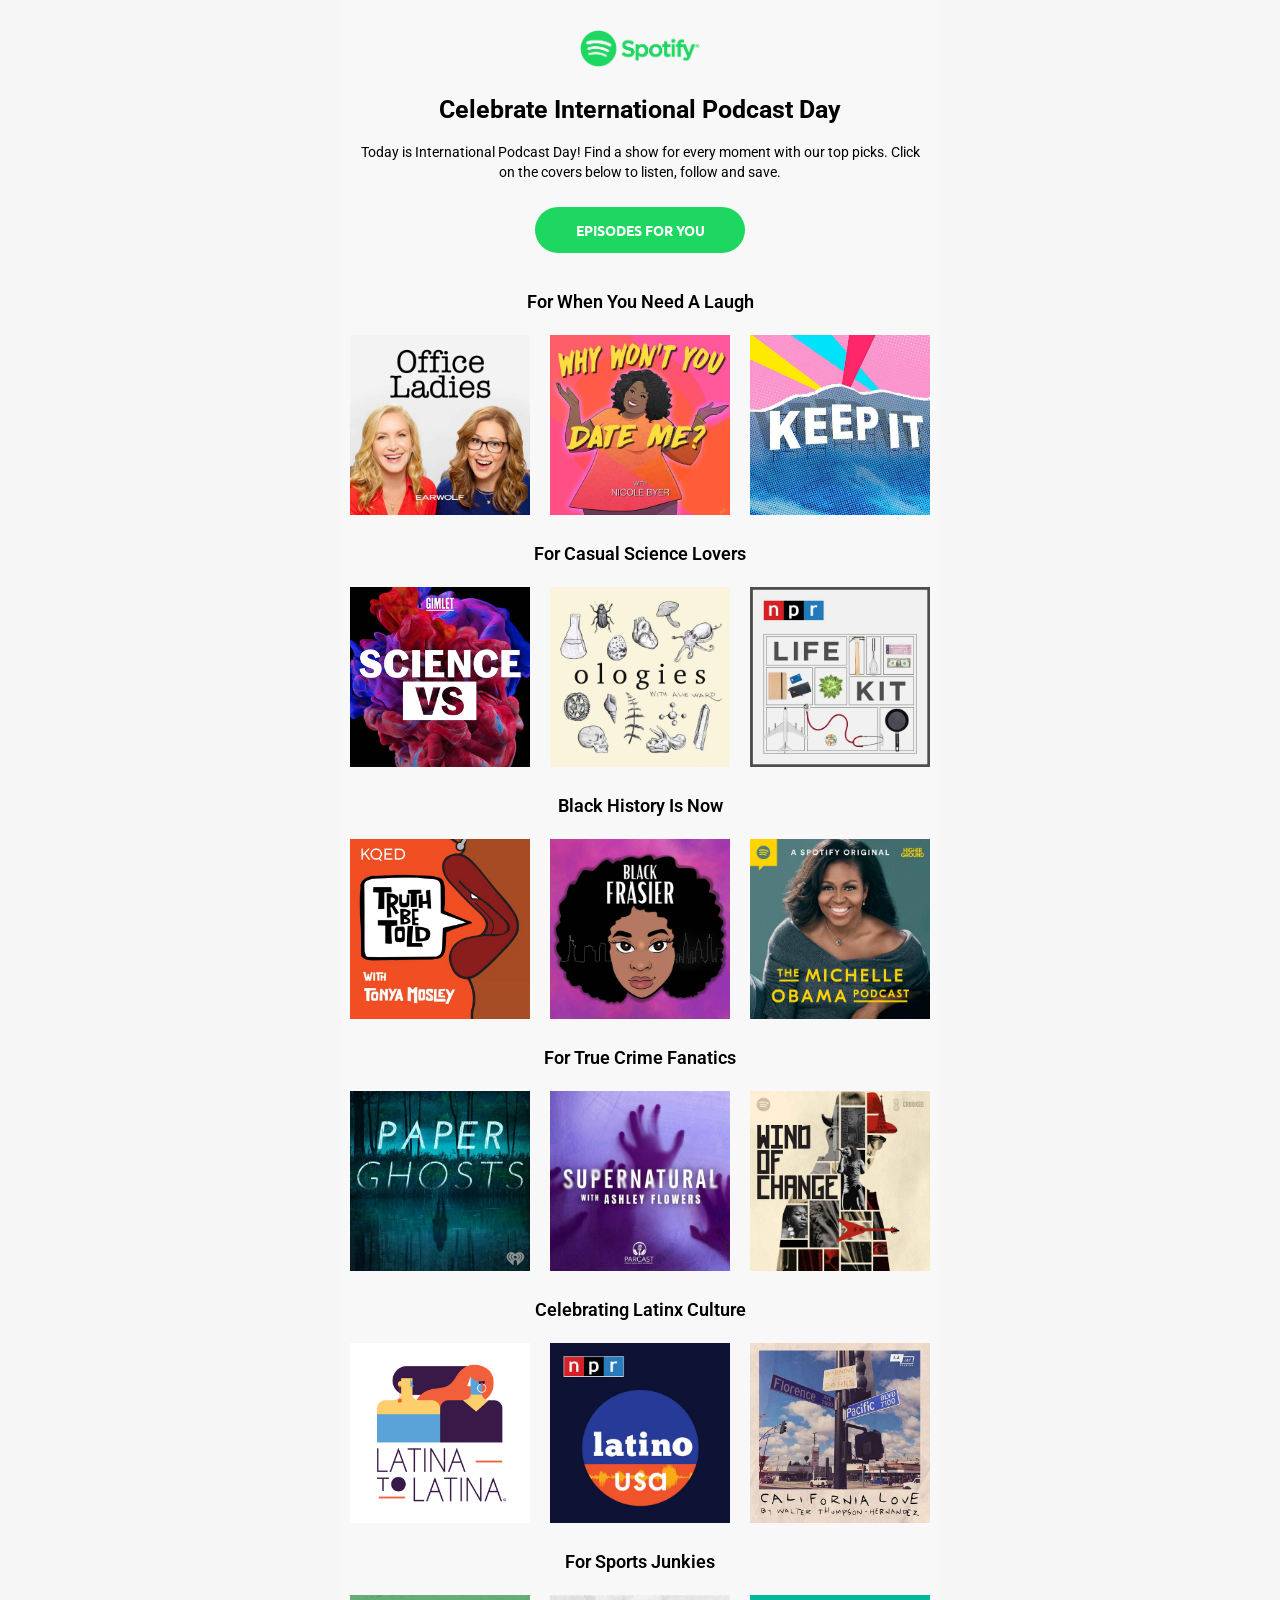
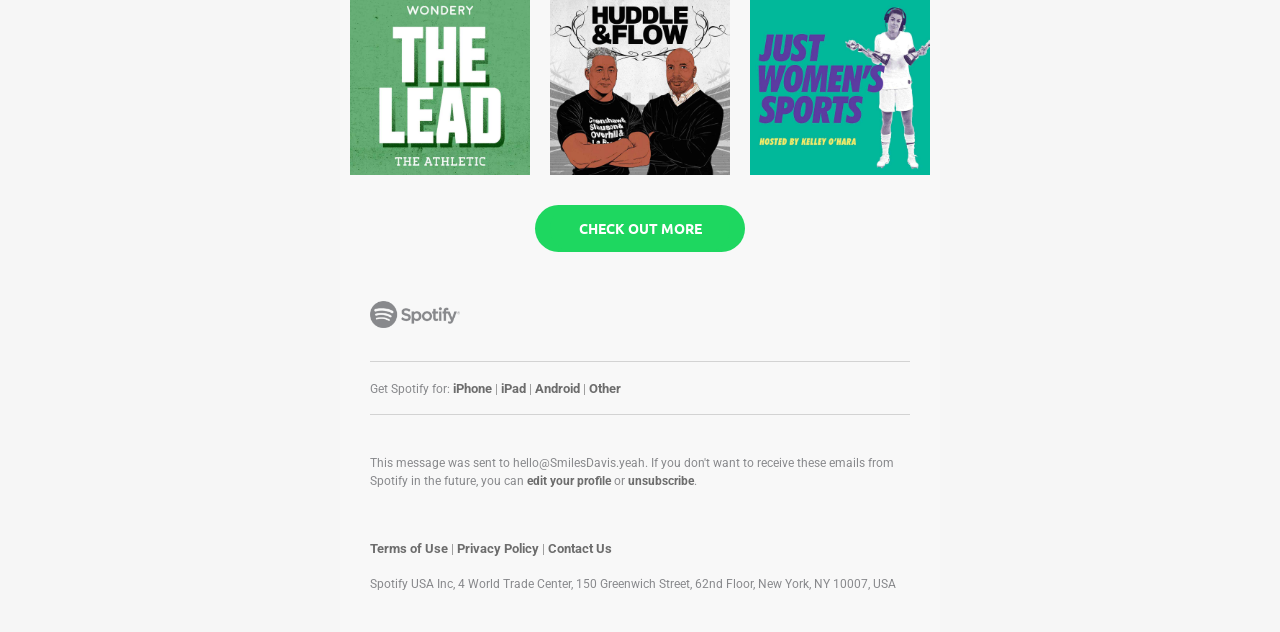
<file: email/email-5/index.html>
<!doctype html>
<html xmlns="http://www.w3.org/1999/xhtml" xmlns:v="urn:schemas-microsoft-com:vml" xmlns:o="urn:schemas-microsoft-com:office:office">

<head>
  <title> Spotify </title>
  <!--[if !mso]><!-->
  <meta http-equiv="X-UA-Compatible" content="IE=edge">
  <!--<![endif]-->
  <meta http-equiv="Content-Type" content="text/html; charset=UTF-8">
  <meta name="viewport" content="width=device-width, initial-scale=1">
  <style type="text/css">
    #outlook a {
      padding: 0;
    }

    body {
      margin: 0;
      padding: 0;
      -webkit-text-size-adjust: 100%;
      -ms-text-size-adjust: 100%;
    }

    table,
    td {
      border-collapse: collapse;
      mso-table-lspace: 0pt;
      mso-table-rspace: 0pt;
    }

    img {
      border: 0;
      height: auto;
      line-height: 100%;
      outline: none;
      text-decoration: none;
      -ms-interpolation-mode: bicubic;
    }

    p {
      display: block;
      margin: 13px 0;
    }

  </style>
  <!--[if mso]>
    <noscript>
    <xml>
    <o:OfficeDocumentSettings>
      <o:AllowPNG/>
      <o:PixelsPerInch>96</o:PixelsPerInch>
    </o:OfficeDocumentSettings>
    </xml>
    </noscript>
    <![endif]-->
  <!--[if lte mso 11]>
    <style type="text/css">
      .mj-outlook-group-fix { width:100% !important; }
    </style>
    <![endif]-->
  <!--[if !mso]><!-->
  <link href="https://fonts.googleapis.com/css2?family=Roboto:wght@100;300;400;500;700;900&display=swap" rel="stylesheet" type="text/css">
  <link href="https://fonts.googleapis.com/css?family=Ubuntu:300,400,500,700" rel="stylesheet" type="text/css">
  <style type="text/css">
    @import url(https://fonts.googleapis.com/css2?family=Roboto:wght@100;300;400;500;700;900&display=swap);
    @import url(https://fonts.googleapis.com/css?family=Ubuntu:300,400,500,700);

  </style>
  <!--<![endif]-->
  <style type="text/css">
    @media only screen and (min-width:480px) {
      .mj-column-per-100 {
        width: 100% !important;
        max-width: 100%;
      }

      .mj-column-per-33-333333333333336 {
        width: 33.333333333333336% !important;
        max-width: 33.333333333333336%;
      }
    }

  </style>
  <style media="screen and (min-width:480px)">
    .moz-text-html .mj-column-per-100 {
      width: 100% !important;
      max-width: 100%;
    }

    .moz-text-html .mj-column-per-33-333333333333336 {
      width: 33.333333333333336% !important;
      max-width: 33.333333333333336%;
    }

  </style>
  <style type="text/css">
    @media only screen and (max-width:480px) {
      table.mj-full-width-mobile {
        width: 100% !important;
      }

      td.mj-full-width-mobile {
        width: auto !important;
      }
    }

  </style>
  <style type="text/css">
    * {
      box-sizing: border-box;
    }

    h1,
    h2,
    h3,
    h4,
    h5,
    h6,
    p {
      margin: 0;
      padding: 0;
    }

    table {
      border-spacing: 0;
      border-collapse: collapse;
    }

    td {
      padding: 0;
    }

    a {
      text-decoration: none;
    }

    img {
      border: 0;
    }

  </style>
</head>

<body style="word-spacing:normal;background-color:#f6f6f6;">
  <div style="display:none;font-size:1px;color:#ffffff;line-height:1px;max-height:0px;max-width:0px;opacity:0;overflow:hidden;"> Celebrate International Podcast Day </div>
  <div style="background-color:#f6f6f6;">
    <!-- ======> Header <====== -->
    <!--[if mso | IE]><table align="center" border="0" cellpadding="0" cellspacing="0" class="" role="presentation" style="width:600px;" width="600" bgcolor="#f8f8f8" ><tr><td style="line-height:0px;font-size:0px;mso-line-height-rule:exactly;"><![endif]-->
    <div style="background:#f8f8f8;background-color:#f8f8f8;margin:0px auto;max-width:600px;">
      <table align="center" border="0" cellpadding="0" cellspacing="0" role="presentation" style="background:#f8f8f8;background-color:#f8f8f8;width:100%;">
        <tbody>
          <tr>
            <td style="direction:ltr;font-size:0px;padding:30px 0;text-align:center;">
              <!--[if mso | IE]><table role="presentation" border="0" cellpadding="0" cellspacing="0"><tr><td class="" style="vertical-align:top;width:600px;" ><![endif]-->
              <div class="mj-column-per-100 mj-outlook-group-fix" style="font-size:0px;text-align:left;direction:ltr;display:inline-block;vertical-align:top;width:100%;">
                <table border="0" cellpadding="0" cellspacing="0" role="presentation" width="100%">
                  <tbody>
                    <tr>
                      <td style="vertical-align:top;padding:0;">
                        <table border="0" cellpadding="0" cellspacing="0" role="presentation" style="" width="100%">
                          <tbody>
                            <tr>
                              <td align="center" style="font-size:0px;padding:0;word-break:break-word;">
                                <table border="0" cellpadding="0" cellspacing="0" role="presentation" style="border-collapse:collapse;border-spacing:0px;">
                                  <tbody>
                                    <tr>
                                      <td style="width:120px;">
                                        <a href="#" target="_blank">
                                          <img alt="Spotify" height="auto" src="img/header-logo.png" style="border:0;display:block;outline:none;text-decoration:none;height:auto;width:100%;font-size:13px;" width="120" />
                                        </a>
                                      </td>
                                    </tr>
                                  </tbody>
                                </table>
                              </td>
                            </tr>
                          </tbody>
                        </table>
                      </td>
                    </tr>
                  </tbody>
                </table>
              </div>
              <!--[if mso | IE]></td></tr></table><![endif]-->
            </td>
          </tr>
        </tbody>
      </table>
    </div>
    <!--[if mso | IE]></td></tr></table><![endif]-->
    <!-- Hero -->
    <!--[if mso | IE]><table align="center" border="0" cellpadding="0" cellspacing="0" class="" role="presentation" style="width:600px;" width="600" bgcolor="#f8f8f8" ><tr><td style="line-height:0px;font-size:0px;mso-line-height-rule:exactly;"><![endif]-->
    <div style="background:#f8f8f8;background-color:#f8f8f8;margin:0px auto;max-width:600px;">
      <table align="center" border="0" cellpadding="0" cellspacing="0" role="presentation" style="background:#f8f8f8;background-color:#f8f8f8;width:100%;">
        <tbody>
          <tr>
            <td style="direction:ltr;font-size:0px;padding:0;text-align:center;">
              <!--[if mso | IE]><table role="presentation" border="0" cellpadding="0" cellspacing="0"><tr><td class="" style="vertical-align:top;width:600px;" ><![endif]-->
              <div class="mj-column-per-100 mj-outlook-group-fix" style="font-size:0px;text-align:left;direction:ltr;display:inline-block;vertical-align:top;width:100%;">
                <table border="0" cellpadding="0" cellspacing="0" role="presentation" width="100%">
                  <tbody>
                    <tr>
                      <td style="vertical-align:top;padding:0;">
                        <table border="0" cellpadding="0" cellspacing="0" role="presentation" style="" width="100%">
                          <tbody>
                            <tr>
                              <td align="center" style="font-size:0px;padding:0;word-break:break-word;">
                                <div style="font-family:Roboto;font-size:25px;font-weight:700;line-height:1;text-align:center;color:#000000;">Celebrate International Podcast Day</div>
                              </td>
                            </tr>
                            <tr>
                              <td align="center" style="font-size:0px;padding:20px 20px 0;word-break:break-word;">
                                <div style="font-family:Roboto;font-size:14px;line-height:20px;text-align:center;color:#000000;">Today is International Podcast Day! Find a show for every moment with our top picks. Click on the covers below to listen, follow and save.</div>
                              </td>
                            </tr>
                            <tr>
                              <td align="center" vertical-align="middle" style="font-size:0px;padding:10px 25px;padding-top:25px;word-break:break-word;">
                                <table border="0" cellpadding="0" cellspacing="0" role="presentation" style="border-collapse:separate;width:210px;line-height:100%;">
                                  <tbody>
                                    <tr>
                                      <td align="center" bgcolor="#1ed760" role="presentation" style="border:none;border-radius:30px;cursor:auto;mso-padding-alt:15px;background:#1ed760;" valign="middle">
                                        <a href="#" style="display:inline-block;width:180px;background:#1ed760;color:#ffffff;font-family:Ubuntu, Helvetica, Arial, sans-serif;font-size:14px;font-weight:700;line-height:120%;margin:0;text-decoration:none;text-transform:uppercase;padding:15px;mso-padding-alt:0px;border-radius:30px;" target="_blank"> episodes for you </a>
                                      </td>
                                    </tr>
                                  </tbody>
                                </table>
                              </td>
                            </tr>
                          </tbody>
                        </table>
                      </td>
                    </tr>
                  </tbody>
                </table>
              </div>
              <!--[if mso | IE]></td></tr></table><![endif]-->
            </td>
          </tr>
        </tbody>
      </table>
    </div>
    <!--[if mso | IE]></td></tr></table><![endif]-->
    <!-- / Hero -->
    <!-- Podcast Section -->
    <!--[if mso | IE]><table align="center" border="0" cellpadding="0" cellspacing="0" class="" role="presentation" style="width:600px;" width="600" bgcolor="#f8f8f8" ><tr><td style="line-height:0px;font-size:0px;mso-line-height-rule:exactly;"><![endif]-->
    <div style="background:#f8f8f8;background-color:#f8f8f8;margin:0px auto;max-width:600px;">
      <table align="center" border="0" cellpadding="0" cellspacing="0" role="presentation" style="background:#f8f8f8;background-color:#f8f8f8;width:100%;">
        <tbody>
          <tr>
            <td style="direction:ltr;font-size:0px;padding:0;padding-top:30px;text-align:center;">
              <!--[if mso | IE]><table role="presentation" border="0" cellpadding="0" cellspacing="0"><tr><td class="" style="vertical-align:top;width:600px;" ><![endif]-->
              <div class="mj-column-per-100 mj-outlook-group-fix" style="font-size:0px;text-align:left;direction:ltr;display:inline-block;vertical-align:top;width:100%;">
                <table border="0" cellpadding="0" cellspacing="0" role="presentation" width="100%">
                  <tbody>
                    <tr>
                      <td style="vertical-align:top;padding:0;">
                        <table border="0" cellpadding="0" cellspacing="0" role="presentation" style="" width="100%">
                          <tbody>
                            <tr>
                              <td align="center" style="font-size:0px;padding:0;word-break:break-word;">
                                <div style="font-family:Roboto;font-size:18px;font-weight:600;line-height:1;text-align:center;color:#000000;">For When You Need A Laugh</div>
                              </td>
                            </tr>
                          </tbody>
                        </table>
                      </td>
                    </tr>
                  </tbody>
                </table>
              </div>
              <!--[if mso | IE]></td></tr></table><![endif]-->
            </td>
          </tr>
        </tbody>
      </table>
    </div>
    <!--[if mso | IE]></td></tr></table><table align="center" border="0" cellpadding="0" cellspacing="0" class="" role="presentation" style="width:600px;" width="600" bgcolor="#f8f8f8" ><tr><td style="line-height:0px;font-size:0px;mso-line-height-rule:exactly;"><![endif]-->
    <div style="background:#f8f8f8;background-color:#f8f8f8;margin:0px auto;max-width:600px;">
      <table align="center" border="0" cellpadding="0" cellspacing="0" role="presentation" style="background:#f8f8f8;background-color:#f8f8f8;width:100%;">
        <tbody>
          <tr>
            <td style="direction:ltr;font-size:0px;padding:0;padding-top:24px;text-align:center;">
              <!--[if mso | IE]><table role="presentation" border="0" cellpadding="0" cellspacing="0"><tr><td class="" style="width:600px;" ><![endif]-->
              <div class="mj-column-per-100 mj-outlook-group-fix" style="font-size:0;line-height:0;text-align:left;display:inline-block;width:100%;direction:ltr;">
                <!--[if mso | IE]><table border="0" cellpadding="0" cellspacing="0" role="presentation" ><tr><td style="vertical-align:top;width:200px;" ><![endif]-->
                <div class="mj-column-per-33-333333333333336 mj-outlook-group-fix" style="font-size:0px;text-align:left;direction:ltr;display:inline-block;vertical-align:top;width:33%;">
                  <table border="0" cellpadding="0" cellspacing="0" role="presentation" width="100%">
                    <tbody>
                      <tr>
                        <td style="vertical-align:top;padding:0;">
                          <table border="0" cellpadding="0" cellspacing="0" role="presentation" style="" width="100%">
                            <tbody>
                              <tr>
                                <td align="center" style="font-size:0px;padding:0;word-break:break-word;">
                                  <table border="0" cellpadding="0" cellspacing="0" role="presentation" style="border-collapse:collapse;border-spacing:0px;">
                                    <tbody>
                                      <tr>
                                        <td style="width:180px;">
                                          <a href="#" target="_blank">
                                            <img alt="Office Ladies" height="auto" src="img/office-ladies.jpg" style="border:0;display:block;outline:none;text-decoration:none;height:auto;width:100%;font-size:13px;" width="180" />
                                          </a>
                                        </td>
                                      </tr>
                                    </tbody>
                                  </table>
                                </td>
                              </tr>
                            </tbody>
                          </table>
                        </td>
                      </tr>
                    </tbody>
                  </table>
                </div>
                <!--[if mso | IE]></td><td style="vertical-align:top;width:200px;" ><![endif]-->
                <div class="mj-column-per-33-333333333333336 mj-outlook-group-fix" style="font-size:0px;text-align:left;direction:ltr;display:inline-block;vertical-align:top;width:33%;">
                  <table border="0" cellpadding="0" cellspacing="0" role="presentation" width="100%">
                    <tbody>
                      <tr>
                        <td style="vertical-align:top;padding:0;">
                          <table border="0" cellpadding="0" cellspacing="0" role="presentation" style="" width="100%">
                            <tbody>
                              <tr>
                                <td align="center" style="font-size:0px;padding:0;word-break:break-word;">
                                  <table border="0" cellpadding="0" cellspacing="0" role="presentation" style="border-collapse:collapse;border-spacing:0px;">
                                    <tbody>
                                      <tr>
                                        <td style="width:180px;">
                                          <a href="#" target="_blank">
                                            <img alt="Office Ladies" height="auto" src="img/date-me.jpg" style="border:0;display:block;outline:none;text-decoration:none;height:auto;width:100%;font-size:13px;" width="180" />
                                          </a>
                                        </td>
                                      </tr>
                                    </tbody>
                                  </table>
                                </td>
                              </tr>
                            </tbody>
                          </table>
                        </td>
                      </tr>
                    </tbody>
                  </table>
                </div>
                <!--[if mso | IE]></td><td style="vertical-align:top;width:200px;" ><![endif]-->
                <div class="mj-column-per-33-333333333333336 mj-outlook-group-fix" style="font-size:0px;text-align:left;direction:ltr;display:inline-block;vertical-align:top;width:33%;">
                  <table border="0" cellpadding="0" cellspacing="0" role="presentation" width="100%">
                    <tbody>
                      <tr>
                        <td style="vertical-align:top;padding:0;">
                          <table border="0" cellpadding="0" cellspacing="0" role="presentation" style="" width="100%">
                            <tbody>
                              <tr>
                                <td align="center" style="font-size:0px;padding:0;word-break:break-word;">
                                  <table border="0" cellpadding="0" cellspacing="0" role="presentation" style="border-collapse:collapse;border-spacing:0px;">
                                    <tbody>
                                      <tr>
                                        <td style="width:180px;">
                                          <a href="#" target="_blank">
                                            <img alt="Office Ladies" height="auto" src="img/keep-it.jpg" style="border:0;display:block;outline:none;text-decoration:none;height:auto;width:100%;font-size:13px;" width="180" />
                                          </a>
                                        </td>
                                      </tr>
                                    </tbody>
                                  </table>
                                </td>
                              </tr>
                            </tbody>
                          </table>
                        </td>
                      </tr>
                    </tbody>
                  </table>
                </div>
                <!--[if mso | IE]></td></tr></table><![endif]-->
              </div>
              <!--[if mso | IE]></td></tr></table><![endif]-->
            </td>
          </tr>
        </tbody>
      </table>
    </div>
    <!--[if mso | IE]></td></tr></table><![endif]-->
    <!-- / Podcast Section -->
    <!-- Podcast Section -->
    <!--[if mso | IE]><table align="center" border="0" cellpadding="0" cellspacing="0" class="" role="presentation" style="width:600px;" width="600" bgcolor="#f8f8f8" ><tr><td style="line-height:0px;font-size:0px;mso-line-height-rule:exactly;"><![endif]-->
    <div style="background:#f8f8f8;background-color:#f8f8f8;margin:0px auto;max-width:600px;">
      <table align="center" border="0" cellpadding="0" cellspacing="0" role="presentation" style="background:#f8f8f8;background-color:#f8f8f8;width:100%;">
        <tbody>
          <tr>
            <td style="direction:ltr;font-size:0px;padding:0;padding-top:30px;text-align:center;">
              <!--[if mso | IE]><table role="presentation" border="0" cellpadding="0" cellspacing="0"><tr><td class="" style="vertical-align:top;width:600px;" ><![endif]-->
              <div class="mj-column-per-100 mj-outlook-group-fix" style="font-size:0px;text-align:left;direction:ltr;display:inline-block;vertical-align:top;width:100%;">
                <table border="0" cellpadding="0" cellspacing="0" role="presentation" width="100%">
                  <tbody>
                    <tr>
                      <td style="vertical-align:top;padding:0;">
                        <table border="0" cellpadding="0" cellspacing="0" role="presentation" style="" width="100%">
                          <tbody>
                            <tr>
                              <td align="center" style="font-size:0px;padding:0;word-break:break-word;">
                                <div style="font-family:Roboto;font-size:18px;font-weight:600;line-height:1;text-align:center;color:#000000;">For Casual Science Lovers</div>
                              </td>
                            </tr>
                          </tbody>
                        </table>
                      </td>
                    </tr>
                  </tbody>
                </table>
              </div>
              <!--[if mso | IE]></td></tr></table><![endif]-->
            </td>
          </tr>
        </tbody>
      </table>
    </div>
    <!--[if mso | IE]></td></tr></table><table align="center" border="0" cellpadding="0" cellspacing="0" class="" role="presentation" style="width:600px;" width="600" bgcolor="#f8f8f8" ><tr><td style="line-height:0px;font-size:0px;mso-line-height-rule:exactly;"><![endif]-->
    <div style="background:#f8f8f8;background-color:#f8f8f8;margin:0px auto;max-width:600px;">
      <table align="center" border="0" cellpadding="0" cellspacing="0" role="presentation" style="background:#f8f8f8;background-color:#f8f8f8;width:100%;">
        <tbody>
          <tr>
            <td style="direction:ltr;font-size:0px;padding:0;padding-top:24px;text-align:center;">
              <!--[if mso | IE]><table role="presentation" border="0" cellpadding="0" cellspacing="0"><tr><td class="" style="width:600px;" ><![endif]-->
              <div class="mj-column-per-100 mj-outlook-group-fix" style="font-size:0;line-height:0;text-align:left;display:inline-block;width:100%;direction:ltr;">
                <!--[if mso | IE]><table border="0" cellpadding="0" cellspacing="0" role="presentation" ><tr><td style="vertical-align:top;width:200px;" ><![endif]-->
                <div class="mj-column-per-33-333333333333336 mj-outlook-group-fix" style="font-size:0px;text-align:left;direction:ltr;display:inline-block;vertical-align:top;width:33%;">
                  <table border="0" cellpadding="0" cellspacing="0" role="presentation" width="100%">
                    <tbody>
                      <tr>
                        <td style="vertical-align:top;padding:0;">
                          <table border="0" cellpadding="0" cellspacing="0" role="presentation" style="" width="100%">
                            <tbody>
                              <tr>
                                <td align="center" style="font-size:0px;padding:0;word-break:break-word;">
                                  <table border="0" cellpadding="0" cellspacing="0" role="presentation" style="border-collapse:collapse;border-spacing:0px;">
                                    <tbody>
                                      <tr>
                                        <td style="width:180px;">
                                          <a href="#" target="_blank">
                                            <img alt="Science VS" height="auto" src="img/science-vs.jpg" style="border:0;display:block;outline:none;text-decoration:none;height:auto;width:100%;font-size:13px;" width="180" />
                                          </a>
                                        </td>
                                      </tr>
                                    </tbody>
                                  </table>
                                </td>
                              </tr>
                            </tbody>
                          </table>
                        </td>
                      </tr>
                    </tbody>
                  </table>
                </div>
                <!--[if mso | IE]></td><td style="vertical-align:top;width:200px;" ><![endif]-->
                <div class="mj-column-per-33-333333333333336 mj-outlook-group-fix" style="font-size:0px;text-align:left;direction:ltr;display:inline-block;vertical-align:top;width:33%;">
                  <table border="0" cellpadding="0" cellspacing="0" role="presentation" width="100%">
                    <tbody>
                      <tr>
                        <td style="vertical-align:top;padding:0;">
                          <table border="0" cellpadding="0" cellspacing="0" role="presentation" style="" width="100%">
                            <tbody>
                              <tr>
                                <td align="center" style="font-size:0px;padding:0;word-break:break-word;">
                                  <table border="0" cellpadding="0" cellspacing="0" role="presentation" style="border-collapse:collapse;border-spacing:0px;">
                                    <tbody>
                                      <tr>
                                        <td style="width:180px;">
                                          <a href="#" target="_blank">
                                            <img alt="Ologies" height="auto" src="img/ologies.jpg" style="border:0;display:block;outline:none;text-decoration:none;height:auto;width:100%;font-size:13px;" width="180" />
                                          </a>
                                        </td>
                                      </tr>
                                    </tbody>
                                  </table>
                                </td>
                              </tr>
                            </tbody>
                          </table>
                        </td>
                      </tr>
                    </tbody>
                  </table>
                </div>
                <!--[if mso | IE]></td><td style="vertical-align:top;width:200px;" ><![endif]-->
                <div class="mj-column-per-33-333333333333336 mj-outlook-group-fix" style="font-size:0px;text-align:left;direction:ltr;display:inline-block;vertical-align:top;width:33%;">
                  <table border="0" cellpadding="0" cellspacing="0" role="presentation" width="100%">
                    <tbody>
                      <tr>
                        <td style="vertical-align:top;padding:0;">
                          <table border="0" cellpadding="0" cellspacing="0" role="presentation" style="" width="100%">
                            <tbody>
                              <tr>
                                <td align="center" style="font-size:0px;padding:0;word-break:break-word;">
                                  <table border="0" cellpadding="0" cellspacing="0" role="presentation" style="border-collapse:collapse;border-spacing:0px;">
                                    <tbody>
                                      <tr>
                                        <td style="width:180px;">
                                          <a href="#" target="_blank">
                                            <img alt="Life Kit" height="auto" src="img/life-kit.jpg" style="border:0;display:block;outline:none;text-decoration:none;height:auto;width:100%;font-size:13px;" width="180" />
                                          </a>
                                        </td>
                                      </tr>
                                    </tbody>
                                  </table>
                                </td>
                              </tr>
                            </tbody>
                          </table>
                        </td>
                      </tr>
                    </tbody>
                  </table>
                </div>
                <!--[if mso | IE]></td></tr></table><![endif]-->
              </div>
              <!--[if mso | IE]></td></tr></table><![endif]-->
            </td>
          </tr>
        </tbody>
      </table>
    </div>
    <!--[if mso | IE]></td></tr></table><![endif]-->
    <!-- / Podcast Section -->
    <!-- Podcast Section -->
    <!--[if mso | IE]><table align="center" border="0" cellpadding="0" cellspacing="0" class="" role="presentation" style="width:600px;" width="600" bgcolor="#f8f8f8" ><tr><td style="line-height:0px;font-size:0px;mso-line-height-rule:exactly;"><![endif]-->
    <div style="background:#f8f8f8;background-color:#f8f8f8;margin:0px auto;max-width:600px;">
      <table align="center" border="0" cellpadding="0" cellspacing="0" role="presentation" style="background:#f8f8f8;background-color:#f8f8f8;width:100%;">
        <tbody>
          <tr>
            <td style="direction:ltr;font-size:0px;padding:0;padding-top:30px;text-align:center;">
              <!--[if mso | IE]><table role="presentation" border="0" cellpadding="0" cellspacing="0"><tr><td class="" style="vertical-align:top;width:600px;" ><![endif]-->
              <div class="mj-column-per-100 mj-outlook-group-fix" style="font-size:0px;text-align:left;direction:ltr;display:inline-block;vertical-align:top;width:100%;">
                <table border="0" cellpadding="0" cellspacing="0" role="presentation" width="100%">
                  <tbody>
                    <tr>
                      <td style="vertical-align:top;padding:0;">
                        <table border="0" cellpadding="0" cellspacing="0" role="presentation" style="" width="100%">
                          <tbody>
                            <tr>
                              <td align="center" style="font-size:0px;padding:0;word-break:break-word;">
                                <div style="font-family:Roboto;font-size:18px;font-weight:600;line-height:1;text-align:center;color:#000000;">Black History Is Now</div>
                              </td>
                            </tr>
                          </tbody>
                        </table>
                      </td>
                    </tr>
                  </tbody>
                </table>
              </div>
              <!--[if mso | IE]></td></tr></table><![endif]-->
            </td>
          </tr>
        </tbody>
      </table>
    </div>
    <!--[if mso | IE]></td></tr></table><table align="center" border="0" cellpadding="0" cellspacing="0" class="" role="presentation" style="width:600px;" width="600" bgcolor="#f8f8f8" ><tr><td style="line-height:0px;font-size:0px;mso-line-height-rule:exactly;"><![endif]-->
    <div style="background:#f8f8f8;background-color:#f8f8f8;margin:0px auto;max-width:600px;">
      <table align="center" border="0" cellpadding="0" cellspacing="0" role="presentation" style="background:#f8f8f8;background-color:#f8f8f8;width:100%;">
        <tbody>
          <tr>
            <td style="direction:ltr;font-size:0px;padding:0;padding-top:24px;text-align:center;">
              <!--[if mso | IE]><table role="presentation" border="0" cellpadding="0" cellspacing="0"><tr><td class="" style="width:600px;" ><![endif]-->
              <div class="mj-column-per-100 mj-outlook-group-fix" style="font-size:0;line-height:0;text-align:left;display:inline-block;width:100%;direction:ltr;">
                <!--[if mso | IE]><table border="0" cellpadding="0" cellspacing="0" role="presentation" ><tr><td style="vertical-align:top;width:200px;" ><![endif]-->
                <div class="mj-column-per-33-333333333333336 mj-outlook-group-fix" style="font-size:0px;text-align:left;direction:ltr;display:inline-block;vertical-align:top;width:33%;">
                  <table border="0" cellpadding="0" cellspacing="0" role="presentation" width="100%">
                    <tbody>
                      <tr>
                        <td style="vertical-align:top;padding:0;">
                          <table border="0" cellpadding="0" cellspacing="0" role="presentation" style="" width="100%">
                            <tbody>
                              <tr>
                                <td align="center" style="font-size:0px;padding:0;word-break:break-word;">
                                  <table border="0" cellpadding="0" cellspacing="0" role="presentation" style="border-collapse:collapse;border-spacing:0px;">
                                    <tbody>
                                      <tr>
                                        <td style="width:180px;">
                                          <a href="#" target="_blank">
                                            <img alt="Truth Be Told" height="auto" src="img/truth-be-told.jpg" style="border:0;display:block;outline:none;text-decoration:none;height:auto;width:100%;font-size:13px;" width="180" />
                                          </a>
                                        </td>
                                      </tr>
                                    </tbody>
                                  </table>
                                </td>
                              </tr>
                            </tbody>
                          </table>
                        </td>
                      </tr>
                    </tbody>
                  </table>
                </div>
                <!--[if mso | IE]></td><td style="vertical-align:top;width:200px;" ><![endif]-->
                <div class="mj-column-per-33-333333333333336 mj-outlook-group-fix" style="font-size:0px;text-align:left;direction:ltr;display:inline-block;vertical-align:top;width:33%;">
                  <table border="0" cellpadding="0" cellspacing="0" role="presentation" width="100%">
                    <tbody>
                      <tr>
                        <td style="vertical-align:top;padding:0;">
                          <table border="0" cellpadding="0" cellspacing="0" role="presentation" style="" width="100%">
                            <tbody>
                              <tr>
                                <td align="center" style="font-size:0px;padding:0;word-break:break-word;">
                                  <table border="0" cellpadding="0" cellspacing="0" role="presentation" style="border-collapse:collapse;border-spacing:0px;">
                                    <tbody>
                                      <tr>
                                        <td style="width:180px;">
                                          <a href="#" target="_blank">
                                            <img alt="Black Frasier" height="auto" src="img/black-frasier.jpg" style="border:0;display:block;outline:none;text-decoration:none;height:auto;width:100%;font-size:13px;" width="180" />
                                          </a>
                                        </td>
                                      </tr>
                                    </tbody>
                                  </table>
                                </td>
                              </tr>
                            </tbody>
                          </table>
                        </td>
                      </tr>
                    </tbody>
                  </table>
                </div>
                <!--[if mso | IE]></td><td style="vertical-align:top;width:200px;" ><![endif]-->
                <div class="mj-column-per-33-333333333333336 mj-outlook-group-fix" style="font-size:0px;text-align:left;direction:ltr;display:inline-block;vertical-align:top;width:33%;">
                  <table border="0" cellpadding="0" cellspacing="0" role="presentation" width="100%">
                    <tbody>
                      <tr>
                        <td style="vertical-align:top;padding:0;">
                          <table border="0" cellpadding="0" cellspacing="0" role="presentation" style="" width="100%">
                            <tbody>
                              <tr>
                                <td align="center" style="font-size:0px;padding:0;word-break:break-word;">
                                  <table border="0" cellpadding="0" cellspacing="0" role="presentation" style="border-collapse:collapse;border-spacing:0px;">
                                    <tbody>
                                      <tr>
                                        <td style="width:180px;">
                                          <a href="#" target="_blank">
                                            <img alt="Michelle Obama" height="auto" src="img/michelle-obama.jpg" style="border:0;display:block;outline:none;text-decoration:none;height:auto;width:100%;font-size:13px;" width="180" />
                                          </a>
                                        </td>
                                      </tr>
                                    </tbody>
                                  </table>
                                </td>
                              </tr>
                            </tbody>
                          </table>
                        </td>
                      </tr>
                    </tbody>
                  </table>
                </div>
                <!--[if mso | IE]></td></tr></table><![endif]-->
              </div>
              <!--[if mso | IE]></td></tr></table><![endif]-->
            </td>
          </tr>
        </tbody>
      </table>
    </div>
    <!--[if mso | IE]></td></tr></table><![endif]-->
    <!-- / Podcast Section -->
    <!-- Podcast Section -->
    <!--[if mso | IE]><table align="center" border="0" cellpadding="0" cellspacing="0" class="" role="presentation" style="width:600px;" width="600" bgcolor="#f8f8f8" ><tr><td style="line-height:0px;font-size:0px;mso-line-height-rule:exactly;"><![endif]-->
    <div style="background:#f8f8f8;background-color:#f8f8f8;margin:0px auto;max-width:600px;">
      <table align="center" border="0" cellpadding="0" cellspacing="0" role="presentation" style="background:#f8f8f8;background-color:#f8f8f8;width:100%;">
        <tbody>
          <tr>
            <td style="direction:ltr;font-size:0px;padding:0;padding-top:30px;text-align:center;">
              <!--[if mso | IE]><table role="presentation" border="0" cellpadding="0" cellspacing="0"><tr><td class="" style="vertical-align:top;width:600px;" ><![endif]-->
              <div class="mj-column-per-100 mj-outlook-group-fix" style="font-size:0px;text-align:left;direction:ltr;display:inline-block;vertical-align:top;width:100%;">
                <table border="0" cellpadding="0" cellspacing="0" role="presentation" width="100%">
                  <tbody>
                    <tr>
                      <td style="vertical-align:top;padding:0;">
                        <table border="0" cellpadding="0" cellspacing="0" role="presentation" style="" width="100%">
                          <tbody>
                            <tr>
                              <td align="center" style="font-size:0px;padding:0;word-break:break-word;">
                                <div style="font-family:Roboto;font-size:18px;font-weight:600;line-height:1;text-align:center;color:#000000;">For True Crime Fanatics</div>
                              </td>
                            </tr>
                          </tbody>
                        </table>
                      </td>
                    </tr>
                  </tbody>
                </table>
              </div>
              <!--[if mso | IE]></td></tr></table><![endif]-->
            </td>
          </tr>
        </tbody>
      </table>
    </div>
    <!--[if mso | IE]></td></tr></table><table align="center" border="0" cellpadding="0" cellspacing="0" class="" role="presentation" style="width:600px;" width="600" bgcolor="#f8f8f8" ><tr><td style="line-height:0px;font-size:0px;mso-line-height-rule:exactly;"><![endif]-->
    <div style="background:#f8f8f8;background-color:#f8f8f8;margin:0px auto;max-width:600px;">
      <table align="center" border="0" cellpadding="0" cellspacing="0" role="presentation" style="background:#f8f8f8;background-color:#f8f8f8;width:100%;">
        <tbody>
          <tr>
            <td style="direction:ltr;font-size:0px;padding:0;padding-top:24px;text-align:center;">
              <!--[if mso | IE]><table role="presentation" border="0" cellpadding="0" cellspacing="0"><tr><td class="" style="width:600px;" ><![endif]-->
              <div class="mj-column-per-100 mj-outlook-group-fix" style="font-size:0;line-height:0;text-align:left;display:inline-block;width:100%;direction:ltr;">
                <!--[if mso | IE]><table border="0" cellpadding="0" cellspacing="0" role="presentation" ><tr><td style="vertical-align:top;width:200px;" ><![endif]-->
                <div class="mj-column-per-33-333333333333336 mj-outlook-group-fix" style="font-size:0px;text-align:left;direction:ltr;display:inline-block;vertical-align:top;width:33%;">
                  <table border="0" cellpadding="0" cellspacing="0" role="presentation" width="100%">
                    <tbody>
                      <tr>
                        <td style="vertical-align:top;padding:0;">
                          <table border="0" cellpadding="0" cellspacing="0" role="presentation" style="" width="100%">
                            <tbody>
                              <tr>
                                <td align="center" style="font-size:0px;padding:0;word-break:break-word;">
                                  <table border="0" cellpadding="0" cellspacing="0" role="presentation" style="border-collapse:collapse;border-spacing:0px;">
                                    <tbody>
                                      <tr>
                                        <td style="width:180px;">
                                          <a href="#" target="_blank">
                                            <img alt="Paper Ghosts" height="auto" src="img/paper-ghosts.jpg" style="border:0;display:block;outline:none;text-decoration:none;height:auto;width:100%;font-size:13px;" width="180" />
                                          </a>
                                        </td>
                                      </tr>
                                    </tbody>
                                  </table>
                                </td>
                              </tr>
                            </tbody>
                          </table>
                        </td>
                      </tr>
                    </tbody>
                  </table>
                </div>
                <!--[if mso | IE]></td><td style="vertical-align:top;width:200px;" ><![endif]-->
                <div class="mj-column-per-33-333333333333336 mj-outlook-group-fix" style="font-size:0px;text-align:left;direction:ltr;display:inline-block;vertical-align:top;width:33%;">
                  <table border="0" cellpadding="0" cellspacing="0" role="presentation" width="100%">
                    <tbody>
                      <tr>
                        <td style="vertical-align:top;padding:0;">
                          <table border="0" cellpadding="0" cellspacing="0" role="presentation" style="" width="100%">
                            <tbody>
                              <tr>
                                <td align="center" style="font-size:0px;padding:0;word-break:break-word;">
                                  <table border="0" cellpadding="0" cellspacing="0" role="presentation" style="border-collapse:collapse;border-spacing:0px;">
                                    <tbody>
                                      <tr>
                                        <td style="width:180px;">
                                          <a href="#" target="_blank">
                                            <img alt="Supernatural" height="auto" src="img/supernatural.jpg" style="border:0;display:block;outline:none;text-decoration:none;height:auto;width:100%;font-size:13px;" width="180" />
                                          </a>
                                        </td>
                                      </tr>
                                    </tbody>
                                  </table>
                                </td>
                              </tr>
                            </tbody>
                          </table>
                        </td>
                      </tr>
                    </tbody>
                  </table>
                </div>
                <!--[if mso | IE]></td><td style="vertical-align:top;width:200px;" ><![endif]-->
                <div class="mj-column-per-33-333333333333336 mj-outlook-group-fix" style="font-size:0px;text-align:left;direction:ltr;display:inline-block;vertical-align:top;width:33%;">
                  <table border="0" cellpadding="0" cellspacing="0" role="presentation" width="100%">
                    <tbody>
                      <tr>
                        <td style="vertical-align:top;padding:0;">
                          <table border="0" cellpadding="0" cellspacing="0" role="presentation" style="" width="100%">
                            <tbody>
                              <tr>
                                <td align="center" style="font-size:0px;padding:0;word-break:break-word;">
                                  <table border="0" cellpadding="0" cellspacing="0" role="presentation" style="border-collapse:collapse;border-spacing:0px;">
                                    <tbody>
                                      <tr>
                                        <td style="width:180px;">
                                          <a href="#" target="_blank">
                                            <img alt="Wind of Change" height="auto" src="img/wind-of-change.jpg" style="border:0;display:block;outline:none;text-decoration:none;height:auto;width:100%;font-size:13px;" width="180" />
                                          </a>
                                        </td>
                                      </tr>
                                    </tbody>
                                  </table>
                                </td>
                              </tr>
                            </tbody>
                          </table>
                        </td>
                      </tr>
                    </tbody>
                  </table>
                </div>
                <!--[if mso | IE]></td></tr></table><![endif]-->
              </div>
              <!--[if mso | IE]></td></tr></table><![endif]-->
            </td>
          </tr>
        </tbody>
      </table>
    </div>
    <!--[if mso | IE]></td></tr></table><![endif]-->
    <!-- / Podcast Section -->
    <!-- Podcast Section -->
    <!--[if mso | IE]><table align="center" border="0" cellpadding="0" cellspacing="0" class="" role="presentation" style="width:600px;" width="600" bgcolor="#f8f8f8" ><tr><td style="line-height:0px;font-size:0px;mso-line-height-rule:exactly;"><![endif]-->
    <div style="background:#f8f8f8;background-color:#f8f8f8;margin:0px auto;max-width:600px;">
      <table align="center" border="0" cellpadding="0" cellspacing="0" role="presentation" style="background:#f8f8f8;background-color:#f8f8f8;width:100%;">
        <tbody>
          <tr>
            <td style="direction:ltr;font-size:0px;padding:0;padding-top:30px;text-align:center;">
              <!--[if mso | IE]><table role="presentation" border="0" cellpadding="0" cellspacing="0"><tr><td class="" style="vertical-align:top;width:600px;" ><![endif]-->
              <div class="mj-column-per-100 mj-outlook-group-fix" style="font-size:0px;text-align:left;direction:ltr;display:inline-block;vertical-align:top;width:100%;">
                <table border="0" cellpadding="0" cellspacing="0" role="presentation" width="100%">
                  <tbody>
                    <tr>
                      <td style="vertical-align:top;padding:0;">
                        <table border="0" cellpadding="0" cellspacing="0" role="presentation" style="" width="100%">
                          <tbody>
                            <tr>
                              <td align="center" style="font-size:0px;padding:0;word-break:break-word;">
                                <div style="font-family:Roboto;font-size:18px;font-weight:600;line-height:1;text-align:center;color:#000000;">Celebrating Latinx Culture</div>
                              </td>
                            </tr>
                          </tbody>
                        </table>
                      </td>
                    </tr>
                  </tbody>
                </table>
              </div>
              <!--[if mso | IE]></td></tr></table><![endif]-->
            </td>
          </tr>
        </tbody>
      </table>
    </div>
    <!--[if mso | IE]></td></tr></table><table align="center" border="0" cellpadding="0" cellspacing="0" class="" role="presentation" style="width:600px;" width="600" bgcolor="#f8f8f8" ><tr><td style="line-height:0px;font-size:0px;mso-line-height-rule:exactly;"><![endif]-->
    <div style="background:#f8f8f8;background-color:#f8f8f8;margin:0px auto;max-width:600px;">
      <table align="center" border="0" cellpadding="0" cellspacing="0" role="presentation" style="background:#f8f8f8;background-color:#f8f8f8;width:100%;">
        <tbody>
          <tr>
            <td style="direction:ltr;font-size:0px;padding:0;padding-top:24px;text-align:center;">
              <!--[if mso | IE]><table role="presentation" border="0" cellpadding="0" cellspacing="0"><tr><td class="" style="width:600px;" ><![endif]-->
              <div class="mj-column-per-100 mj-outlook-group-fix" style="font-size:0;line-height:0;text-align:left;display:inline-block;width:100%;direction:ltr;">
                <!--[if mso | IE]><table border="0" cellpadding="0" cellspacing="0" role="presentation" ><tr><td style="vertical-align:top;width:200px;" ><![endif]-->
                <div class="mj-column-per-33-333333333333336 mj-outlook-group-fix" style="font-size:0px;text-align:left;direction:ltr;display:inline-block;vertical-align:top;width:33%;">
                  <table border="0" cellpadding="0" cellspacing="0" role="presentation" width="100%">
                    <tbody>
                      <tr>
                        <td style="vertical-align:top;padding:0;">
                          <table border="0" cellpadding="0" cellspacing="0" role="presentation" style="" width="100%">
                            <tbody>
                              <tr>
                                <td align="center" style="font-size:0px;padding:0;word-break:break-word;">
                                  <table border="0" cellpadding="0" cellspacing="0" role="presentation" style="border-collapse:collapse;border-spacing:0px;">
                                    <tbody>
                                      <tr>
                                        <td style="width:180px;">
                                          <a href="#" target="_blank">
                                            <img alt="Latina to Latina" height="auto" src="img/latina-to-latina.jpg" style="border:0;display:block;outline:none;text-decoration:none;height:auto;width:100%;font-size:13px;" width="180" />
                                          </a>
                                        </td>
                                      </tr>
                                    </tbody>
                                  </table>
                                </td>
                              </tr>
                            </tbody>
                          </table>
                        </td>
                      </tr>
                    </tbody>
                  </table>
                </div>
                <!--[if mso | IE]></td><td style="vertical-align:top;width:200px;" ><![endif]-->
                <div class="mj-column-per-33-333333333333336 mj-outlook-group-fix" style="font-size:0px;text-align:left;direction:ltr;display:inline-block;vertical-align:top;width:33%;">
                  <table border="0" cellpadding="0" cellspacing="0" role="presentation" width="100%">
                    <tbody>
                      <tr>
                        <td style="vertical-align:top;padding:0;">
                          <table border="0" cellpadding="0" cellspacing="0" role="presentation" style="" width="100%">
                            <tbody>
                              <tr>
                                <td align="center" style="font-size:0px;padding:0;word-break:break-word;">
                                  <table border="0" cellpadding="0" cellspacing="0" role="presentation" style="border-collapse:collapse;border-spacing:0px;">
                                    <tbody>
                                      <tr>
                                        <td style="width:180px;">
                                          <a href="#" target="_blank">
                                            <img alt="Latino USA" height="auto" src="img/latino-usa.jpg" style="border:0;display:block;outline:none;text-decoration:none;height:auto;width:100%;font-size:13px;" width="180" />
                                          </a>
                                        </td>
                                      </tr>
                                    </tbody>
                                  </table>
                                </td>
                              </tr>
                            </tbody>
                          </table>
                        </td>
                      </tr>
                    </tbody>
                  </table>
                </div>
                <!--[if mso | IE]></td><td style="vertical-align:top;width:200px;" ><![endif]-->
                <div class="mj-column-per-33-333333333333336 mj-outlook-group-fix" style="font-size:0px;text-align:left;direction:ltr;display:inline-block;vertical-align:top;width:33%;">
                  <table border="0" cellpadding="0" cellspacing="0" role="presentation" width="100%">
                    <tbody>
                      <tr>
                        <td style="vertical-align:top;padding:0;">
                          <table border="0" cellpadding="0" cellspacing="0" role="presentation" style="" width="100%">
                            <tbody>
                              <tr>
                                <td align="center" style="font-size:0px;padding:0;word-break:break-word;">
                                  <table border="0" cellpadding="0" cellspacing="0" role="presentation" style="border-collapse:collapse;border-spacing:0px;">
                                    <tbody>
                                      <tr>
                                        <td style="width:180px;">
                                          <a href="#" target="_blank">
                                            <img alt="California Love" height="auto" src="img/california-love.jpg" style="border:0;display:block;outline:none;text-decoration:none;height:auto;width:100%;font-size:13px;" width="180" />
                                          </a>
                                        </td>
                                      </tr>
                                    </tbody>
                                  </table>
                                </td>
                              </tr>
                            </tbody>
                          </table>
                        </td>
                      </tr>
                    </tbody>
                  </table>
                </div>
                <!--[if mso | IE]></td></tr></table><![endif]-->
              </div>
              <!--[if mso | IE]></td></tr></table><![endif]-->
            </td>
          </tr>
        </tbody>
      </table>
    </div>
    <!--[if mso | IE]></td></tr></table><![endif]-->
    <!-- / Podcast Section -->
    <!-- Podcast Section -->
    <!--[if mso | IE]><table align="center" border="0" cellpadding="0" cellspacing="0" class="" role="presentation" style="width:600px;" width="600" bgcolor="#f8f8f8" ><tr><td style="line-height:0px;font-size:0px;mso-line-height-rule:exactly;"><![endif]-->
    <div style="background:#f8f8f8;background-color:#f8f8f8;margin:0px auto;max-width:600px;">
      <table align="center" border="0" cellpadding="0" cellspacing="0" role="presentation" style="background:#f8f8f8;background-color:#f8f8f8;width:100%;">
        <tbody>
          <tr>
            <td style="direction:ltr;font-size:0px;padding:0;padding-top:30px;text-align:center;">
              <!--[if mso | IE]><table role="presentation" border="0" cellpadding="0" cellspacing="0"><tr><td class="" style="vertical-align:top;width:600px;" ><![endif]-->
              <div class="mj-column-per-100 mj-outlook-group-fix" style="font-size:0px;text-align:left;direction:ltr;display:inline-block;vertical-align:top;width:100%;">
                <table border="0" cellpadding="0" cellspacing="0" role="presentation" width="100%">
                  <tbody>
                    <tr>
                      <td style="vertical-align:top;padding:0;">
                        <table border="0" cellpadding="0" cellspacing="0" role="presentation" style="" width="100%">
                          <tbody>
                            <tr>
                              <td align="center" style="font-size:0px;padding:0;word-break:break-word;">
                                <div style="font-family:Roboto;font-size:18px;font-weight:600;line-height:1;text-align:center;color:#000000;">For Sports Junkies</div>
                              </td>
                            </tr>
                          </tbody>
                        </table>
                      </td>
                    </tr>
                  </tbody>
                </table>
              </div>
              <!--[if mso | IE]></td></tr></table><![endif]-->
            </td>
          </tr>
        </tbody>
      </table>
    </div>
    <!--[if mso | IE]></td></tr></table><table align="center" border="0" cellpadding="0" cellspacing="0" class="" role="presentation" style="width:600px;" width="600" bgcolor="#f8f8f8" ><tr><td style="line-height:0px;font-size:0px;mso-line-height-rule:exactly;"><![endif]-->
    <div style="background:#f8f8f8;background-color:#f8f8f8;margin:0px auto;max-width:600px;">
      <table align="center" border="0" cellpadding="0" cellspacing="0" role="presentation" style="background:#f8f8f8;background-color:#f8f8f8;width:100%;">
        <tbody>
          <tr>
            <td style="direction:ltr;font-size:0px;padding:0;padding-top:24px;text-align:center;">
              <!--[if mso | IE]><table role="presentation" border="0" cellpadding="0" cellspacing="0"><tr><td class="" style="width:600px;" ><![endif]-->
              <div class="mj-column-per-100 mj-outlook-group-fix" style="font-size:0;line-height:0;text-align:left;display:inline-block;width:100%;direction:ltr;">
                <!--[if mso | IE]><table border="0" cellpadding="0" cellspacing="0" role="presentation" ><tr><td style="vertical-align:top;width:200px;" ><![endif]-->
                <div class="mj-column-per-33-333333333333336 mj-outlook-group-fix" style="font-size:0px;text-align:left;direction:ltr;display:inline-block;vertical-align:top;width:33%;">
                  <table border="0" cellpadding="0" cellspacing="0" role="presentation" width="100%">
                    <tbody>
                      <tr>
                        <td style="vertical-align:top;padding:0;">
                          <table border="0" cellpadding="0" cellspacing="0" role="presentation" style="" width="100%">
                            <tbody>
                              <tr>
                                <td align="center" style="font-size:0px;padding:0;word-break:break-word;">
                                  <table border="0" cellpadding="0" cellspacing="0" role="presentation" style="border-collapse:collapse;border-spacing:0px;">
                                    <tbody>
                                      <tr>
                                        <td style="width:180px;">
                                          <a href="#" target="_blank">
                                            <img alt="The Lead" height="auto" src="img/the-lead.jpg" style="border:0;display:block;outline:none;text-decoration:none;height:auto;width:100%;font-size:13px;" width="180" />
                                          </a>
                                        </td>
                                      </tr>
                                    </tbody>
                                  </table>
                                </td>
                              </tr>
                            </tbody>
                          </table>
                        </td>
                      </tr>
                    </tbody>
                  </table>
                </div>
                <!--[if mso | IE]></td><td style="vertical-align:top;width:200px;" ><![endif]-->
                <div class="mj-column-per-33-333333333333336 mj-outlook-group-fix" style="font-size:0px;text-align:left;direction:ltr;display:inline-block;vertical-align:top;width:33%;">
                  <table border="0" cellpadding="0" cellspacing="0" role="presentation" width="100%">
                    <tbody>
                      <tr>
                        <td style="vertical-align:top;padding:0;">
                          <table border="0" cellpadding="0" cellspacing="0" role="presentation" style="" width="100%">
                            <tbody>
                              <tr>
                                <td align="center" style="font-size:0px;padding:0;word-break:break-word;">
                                  <table border="0" cellpadding="0" cellspacing="0" role="presentation" style="border-collapse:collapse;border-spacing:0px;">
                                    <tbody>
                                      <tr>
                                        <td style="width:180px;">
                                          <a href="#" target="_blank">
                                            <img alt="Huddle and Flow" height="auto" src="img/huddle-flow.jpg" style="border:0;display:block;outline:none;text-decoration:none;height:auto;width:100%;font-size:13px;" width="180" />
                                          </a>
                                        </td>
                                      </tr>
                                    </tbody>
                                  </table>
                                </td>
                              </tr>
                            </tbody>
                          </table>
                        </td>
                      </tr>
                    </tbody>
                  </table>
                </div>
                <!--[if mso | IE]></td><td style="vertical-align:top;width:200px;" ><![endif]-->
                <div class="mj-column-per-33-333333333333336 mj-outlook-group-fix" style="font-size:0px;text-align:left;direction:ltr;display:inline-block;vertical-align:top;width:33%;">
                  <table border="0" cellpadding="0" cellspacing="0" role="presentation" width="100%">
                    <tbody>
                      <tr>
                        <td style="vertical-align:top;padding:0;">
                          <table border="0" cellpadding="0" cellspacing="0" role="presentation" style="" width="100%">
                            <tbody>
                              <tr>
                                <td align="center" style="font-size:0px;padding:0;word-break:break-word;">
                                  <table border="0" cellpadding="0" cellspacing="0" role="presentation" style="border-collapse:collapse;border-spacing:0px;">
                                    <tbody>
                                      <tr>
                                        <td style="width:180px;">
                                          <a href="#" target="_blank">
                                            <img alt="Just Women's Sports" height="auto" src="img/just-womens-sports.jpg" style="border:0;display:block;outline:none;text-decoration:none;height:auto;width:100%;font-size:13px;" width="180" />
                                          </a>
                                        </td>
                                      </tr>
                                    </tbody>
                                  </table>
                                </td>
                              </tr>
                            </tbody>
                          </table>
                        </td>
                      </tr>
                    </tbody>
                  </table>
                </div>
                <!--[if mso | IE]></td></tr></table><![endif]-->
              </div>
              <!--[if mso | IE]></td></tr></table><![endif]-->
            </td>
          </tr>
        </tbody>
      </table>
    </div>
    <!--[if mso | IE]></td></tr></table><![endif]-->
    <!-- / Podcast Section -->
    <!-- Check Out More -->
    <!--[if mso | IE]><table align="center" border="0" cellpadding="0" cellspacing="0" class="" role="presentation" style="width:600px;" width="600" bgcolor="#f8f8f8" ><tr><td style="line-height:0px;font-size:0px;mso-line-height-rule:exactly;"><![endif]-->
    <div style="background:#f8f8f8;background-color:#f8f8f8;margin:0px auto;max-width:600px;">
      <table align="center" border="0" cellpadding="0" cellspacing="0" role="presentation" style="background:#f8f8f8;background-color:#f8f8f8;width:100%;">
        <tbody>
          <tr>
            <td style="direction:ltr;font-size:0px;padding:0;text-align:center;">
              <!--[if mso | IE]><table role="presentation" border="0" cellpadding="0" cellspacing="0"><tr><td class="" style="vertical-align:top;width:600px;" ><![endif]-->
              <div class="mj-column-per-100 mj-outlook-group-fix" style="font-size:0px;text-align:left;direction:ltr;display:inline-block;vertical-align:top;width:100%;">
                <table border="0" cellpadding="0" cellspacing="0" role="presentation" width="100%">
                  <tbody>
                    <tr>
                      <td style="vertical-align:top;padding:0;">
                        <table border="0" cellpadding="0" cellspacing="0" role="presentation" style="" width="100%">
                          <tbody>
                            <tr>
                              <td align="center" vertical-align="middle" style="font-size:0px;padding:10px 25px;padding-top:30px;word-break:break-word;">
                                <table border="0" cellpadding="0" cellspacing="0" role="presentation" style="border-collapse:separate;width:210px;line-height:100%;">
                                  <tbody>
                                    <tr>
                                      <td align="center" bgcolor="#1ed760" role="presentation" style="border:none;border-radius:30px;cursor:auto;mso-padding-alt:15px;background:#1ed760;" valign="middle">
                                        <a href="#" style="display:inline-block;width:180px;background:#1ed760;color:#ffffff;font-family:Ubuntu, Helvetica, Arial, sans-serif;font-size:14px;font-weight:700;line-height:120%;margin:0;text-decoration:none;text-transform:uppercase;padding:15px;mso-padding-alt:0px;border-radius:30px;" target="_blank"> check out more </a>
                                      </td>
                                    </tr>
                                  </tbody>
                                </table>
                              </td>
                            </tr>
                          </tbody>
                        </table>
                      </td>
                    </tr>
                  </tbody>
                </table>
              </div>
              <!--[if mso | IE]></td></tr></table><![endif]-->
            </td>
          </tr>
        </tbody>
      </table>
    </div>
    <!--[if mso | IE]></td></tr></table><![endif]-->
    <!-- /Check Out More -->
    <!-- ======> Footer <====== -->
    <!--[if mso | IE]><table align="center" border="0" cellpadding="0" cellspacing="0" class="" role="presentation" style="width:600px;" width="600" bgcolor="#f8f8f8" ><tr><td style="line-height:0px;font-size:0px;mso-line-height-rule:exactly;"><![endif]-->
    <div style="background:#f8f8f8;background-color:#f8f8f8;margin:0px auto;max-width:600px;">
      <table align="center" border="0" cellpadding="0" cellspacing="0" role="presentation" style="background:#f8f8f8;background-color:#f8f8f8;width:100%;">
        <tbody>
          <tr>
            <td style="direction:ltr;font-size:0px;padding:0;text-align:center;">
              <!--[if mso | IE]><table role="presentation" border="0" cellpadding="0" cellspacing="0"><tr><td class="" style="vertical-align:top;width:600px;" ><![endif]-->
              <div class="mj-column-per-100 mj-outlook-group-fix" style="font-size:0px;text-align:left;direction:ltr;display:inline-block;vertical-align:top;width:100%;">
                <table border="0" cellpadding="0" cellspacing="0" role="presentation" width="100%">
                  <tbody>
                    <tr>
                      <td style="vertical-align:top;padding:0;">
                        <table border="0" cellpadding="0" cellspacing="0" role="presentation" style="" width="100%">
                          <tbody>
                            <tr>
                              <td align="left" style="font-size:0px;padding:0;word-break:break-word;">
                                <div style="font-family:Roboto;font-size:13px;line-height:1;text-align:left;color:#000000;">
                                  <table width="90%" cellspacing="0" cellpadding="0" role="presentation" border="0" align="center">
                                    <tr>
                                      <td style="padding: 3em 0;">
                                        <table width="100%" cellspacing="0" cellpadding="0" role="presentation" border="0" align="center">
                                          <tr>
                                            <td style="padding-bottom: 2.4em;">
                                              <img src="img/footer-logo.png" alt="Spotify" style="max-width: 90px;">
                                            </td>
                                          </tr>
                                          <tr>
                                            <td style="border-top: 1px solid #d3d3d3; border-bottom: 1px solid #d3d3d3; padding: 1.5em 0;">
                                              <span style="font-size: 12px; color: #88898c;">Get Spotify for:</span>
                                              <a href="#" style="font-weight: 700; color: #6d6d6d;">iPhone</a>
                                              <span style="color: #6d6d6d; font-weight: 300">|</span>
                                              <a href="#" style="font-weight: 700; color: #6d6d6d;">iPad</a>
                                              <span style="color: #6d6d6d; font-weight: 300">|</span>
                                              <a href="#" style="font-weight: 700; color: #6d6d6d;">Android</a>
                                              <span style="color: #6d6d6d; font-weight: 300">|</span>
                                              <a href="#" style="font-weight: 700; color: #6d6d6d;">Other</a>
                                            </td>
                                          </tr>
                                          <tr>
                                            <td style="padding-top: 3em;">
                                              <p style="font-size: 12px; line-height: 18px; color: #88898c;">This message was sent to hello@SmilesDavis.yeah. If you don't want to receive these emails from Spotify in the future, you can <a href="#" style="font-weight: 700; color: #6d6d6d;">edit your profile</a> or <a href="#" style="font-weight: 700; color: #6d6d6d;">unsubscribe</a>.</p>
                                            </td>
                                          </tr>
                                          <tr>
                                            <td style="padding-top: 4em;">
                                              <a href="#" style="font-weight: 700; color: #6d6d6d;">Terms of Use</a>
                                              <span style="color: #6d6d6d; font-weight: 300;">|</span>
                                              <a href="#" style="font-weight: 700; color: #6d6d6d;">Privacy Policy</a>
                                              <span style="color: #6d6d6d; font-weight: 300;">|</span>
                                              <a href="#" style="font-weight: 700; color: #6d6d6d;">Contact Us</a>
                                            </td>
                                          </tr>
                                          <tr>
                                            <td style="padding-top: 1.5em;">
                                              <p style="font-size: 12px; line-height: 18px; color: #88898c;">Spotify USA Inc, 4 World Trade Center, 150 Greenwich Street, 62nd Floor, New York, NY 10007, USA</p>
                                            </td>
                                          </tr>
                                        </table>
                                      </td>
                                    </tr>
                                  </table>
                                </div>
                              </td>
                            </tr>
                          </tbody>
                        </table>
                      </td>
                    </tr>
                  </tbody>
                </table>
              </div>
              <!--[if mso | IE]></td></tr></table><![endif]-->
            </td>
          </tr>
        </tbody>
      </table>
    </div>
    <!--[if mso | IE]></td></tr></table><![endif]-->
  </div>
</body>

</html>
</file>
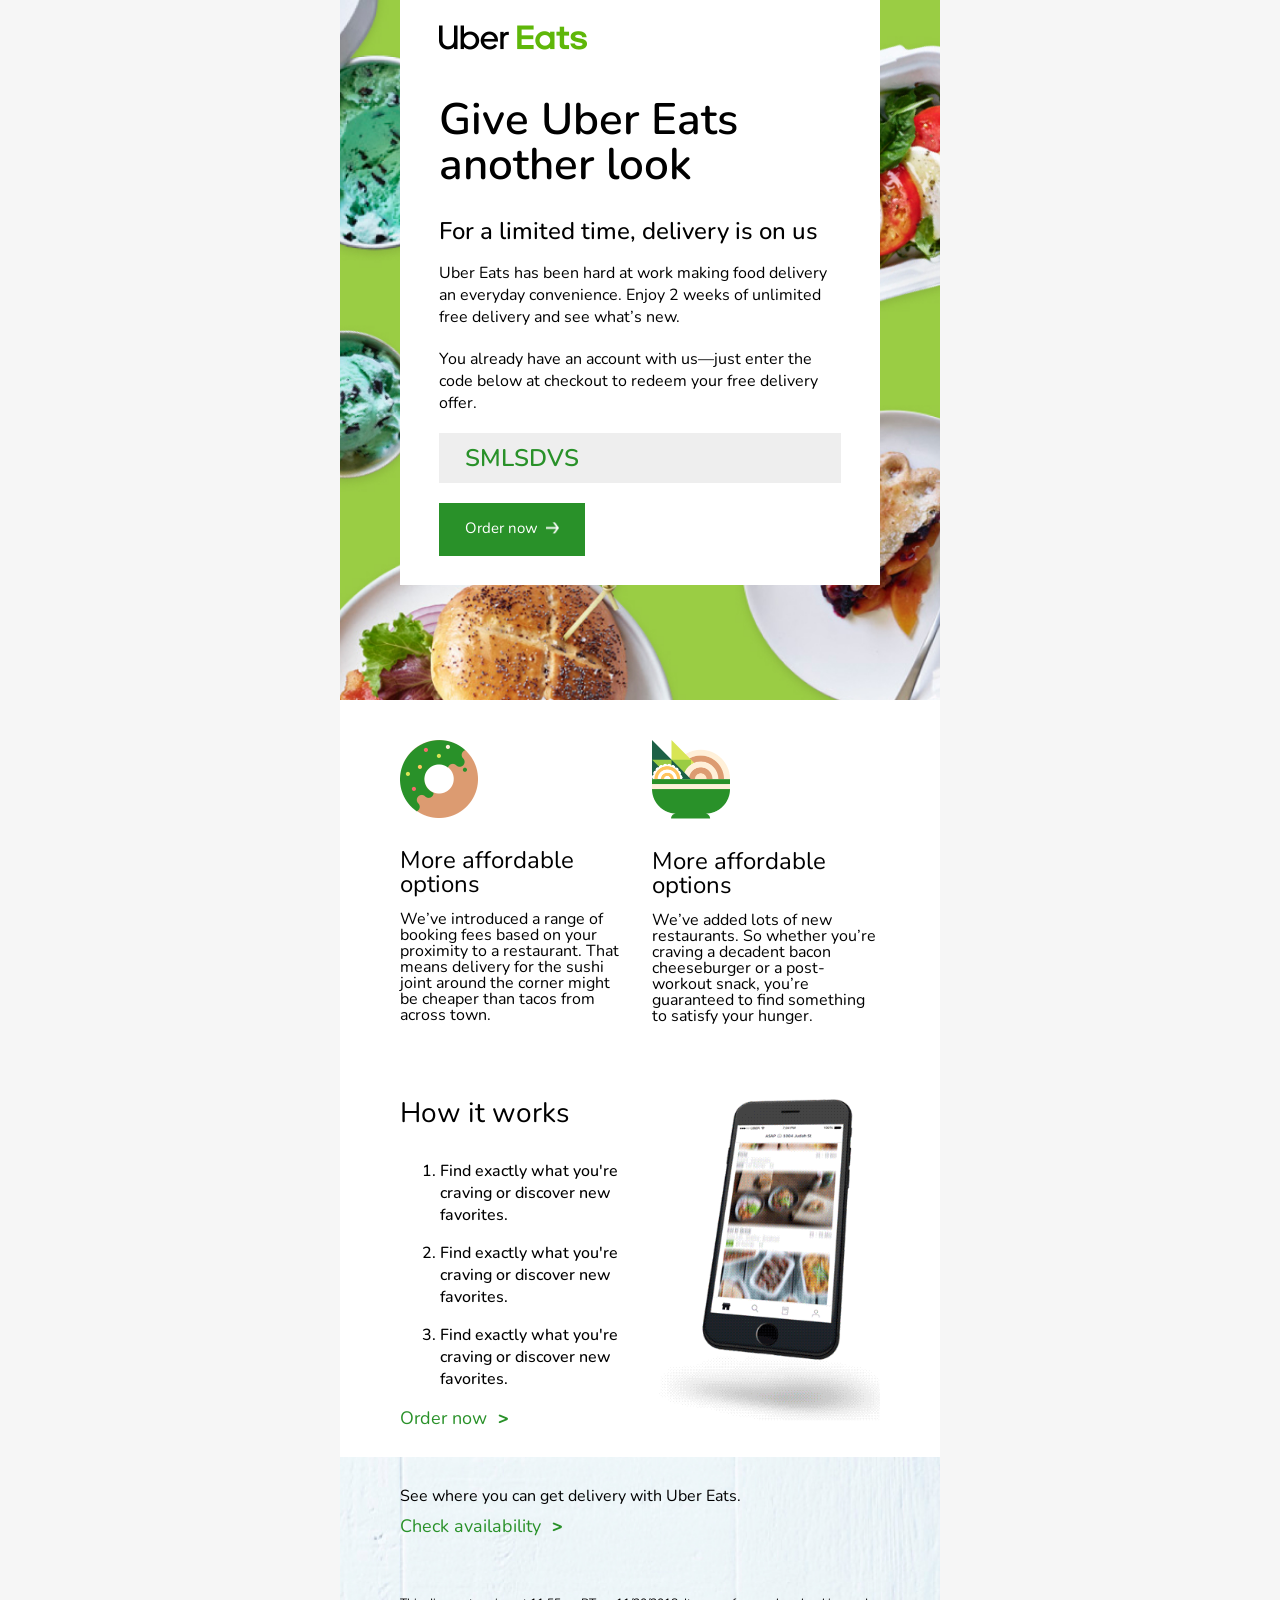
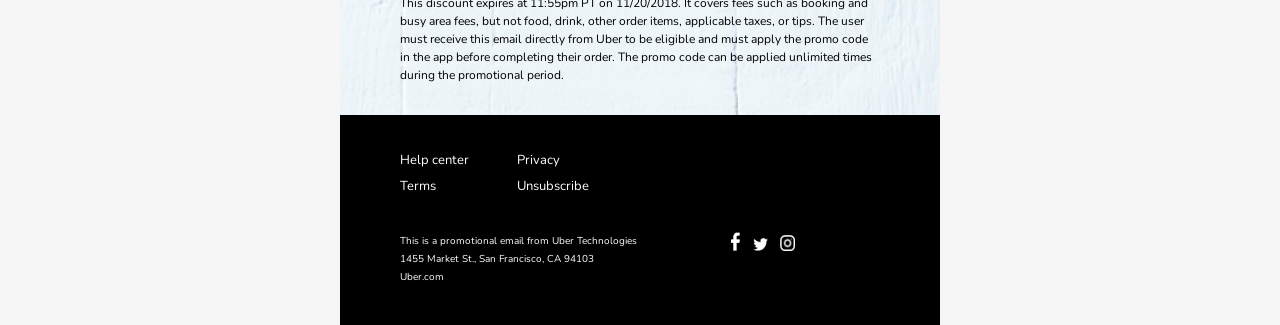
<file: email/email-6/index.html>
<!doctype html>
<html xmlns="http://www.w3.org/1999/xhtml" xmlns:v="urn:schemas-microsoft-com:vml" xmlns:o="urn:schemas-microsoft-com:office:office">

<head>
  <title> Uber </title>
  <!--[if !mso]><!-->
  <meta http-equiv="X-UA-Compatible" content="IE=edge">
  <!--<![endif]-->
  <meta http-equiv="Content-Type" content="text/html; charset=UTF-8">
  <meta name="viewport" content="width=device-width, initial-scale=1">
  <style type="text/css">
    #outlook a {
      padding: 0;
    }

    body {
      margin: 0;
      padding: 0;
      -webkit-text-size-adjust: 100%;
      -ms-text-size-adjust: 100%;
    }

    table,
    td {
      border-collapse: collapse;
      mso-table-lspace: 0pt;
      mso-table-rspace: 0pt;
    }

    img {
      border: 0;
      height: auto;
      line-height: 100%;
      outline: none;
      text-decoration: none;
      -ms-interpolation-mode: bicubic;
    }

    p {
      display: block;
      margin: 13px 0;
    }

  </style>
  <!--[if mso]>
    <noscript>
    <xml>
    <o:OfficeDocumentSettings>
      <o:AllowPNG/>
      <o:PixelsPerInch>96</o:PixelsPerInch>
    </o:OfficeDocumentSettings>
    </xml>
    </noscript>
    <![endif]-->
  <!--[if lte mso 11]>
    <style type="text/css">
      .mj-outlook-group-fix { width:100% !important; }
    </style>
    <![endif]-->
  <!--[if !mso]><!-->
  <link href="https://fonts.googleapis.com/css2?family=Nunito:wght@200;300;400;500;600;700;800;900;1000&display=swap" rel="stylesheet" type="text/css">
  <style type="text/css">
    @import url(https://fonts.googleapis.com/css2?family=Nunito:wght@200;300;400;500;600;700;800;900;1000&display=swap);

  </style>
  <!--<![endif]-->
  <style type="text/css">
    @media only screen and (min-width:480px) {
      .mj-column-per-47-5 {
        width: 47.5% !important;
        max-width: 47.5%;
      }

      .mj-column-per-5 {
        width: 5% !important;
        max-width: 5%;
      }

      .mj-column-per-50 {
        width: 50% !important;
        max-width: 50%;
      }

      .mj-column-per-100 {
        width: 100% !important;
        max-width: 100%;
      }
    }

  </style>
  <style media="screen and (min-width:480px)">
    .moz-text-html .mj-column-per-47-5 {
      width: 47.5% !important;
      max-width: 47.5%;
    }

    .moz-text-html .mj-column-per-5 {
      width: 5% !important;
      max-width: 5%;
    }

    .moz-text-html .mj-column-per-50 {
      width: 50% !important;
      max-width: 50%;
    }

    .moz-text-html .mj-column-per-100 {
      width: 100% !important;
      max-width: 100%;
    }

  </style>
  <style type="text/css">
    @media only screen and (max-width:480px) {
      table.mj-full-width-mobile {
        width: 100% !important;
      }

      td.mj-full-width-mobile {
        width: auto !important;
      }
    }

  </style>
  <style type="text/css">
    * {
      box-sizing: border-box;
    }

    h1,
    h2,
    h3,
    h4,
    h5,
    h6,
    p {
      margin: 0;
      padding: 0;
    }

    table {
      border-spacing: 0;
      border-collapse: collapse;
    }

    td {
      padding: 0;
    }

    a {
      text-decoration: none;
    }

    img {
      border: 0;
    }

    .hero {
      width: 80%;
    }

    .hero-pad {
      padding: 0 3em 2em;
    }

    .container {
      padding: 0 60px;
    }

    .divider {
      width: 80%;
    }

    @media only screen and (max-width: 599.8px) {
      .hero {
        width: 100%;
      }

      .hero-pad {
        padding: 0 1.8em 2em;
      }

      .container {
        padding: 0 21px;
      }
    }

    @media only screen and (max-width: 479.8px) {
      .pad-top {
        padding-top: 20px;
      }

      .divider {
        width: 90%;
      }

      .phone {
        padding-top: 45px;
      }
    }

  </style>
</head>

<body style="word-spacing:normal;background-color:#f6f6f6;">
  <div style="display:none;font-size:1px;color:#ffffff;line-height:1px;max-height:0px;max-width:0px;opacity:0;overflow:hidden;"> Give Uber Eats another look </div>
  <div style="background-color:#f6f6f6;">
    <!-- ======> Hero <====== -->
    <!--[if mso | IE]><table align="center" border="0" cellpadding="0" cellspacing="0" role="presentation" style="width:600px;" width="600" ><tr><td style="line-height:0;font-size:0;mso-line-height-rule:exactly;"><v:image style="border:0;height:700px;mso-position-horizontal:center;position:absolute;top:0;width:600px;z-index:-3;" src="img/hero-bg.jpeg" xmlns:v="urn:schemas-microsoft-com:vml" /><![endif]-->
    <div style="margin:0 auto;max-width:600px;">
      <table border="0" cellpadding="0" cellspacing="0" role="presentation" style="width:100%;">
        <tbody>
          <tr style="vertical-align:top;">
            <td background="img/hero-bg.jpeg" style="background:#299129 url('img/hero-bg.jpeg') no-repeat center center / cover;background-position:center center;background-repeat:no-repeat;padding:0px;vertical-align:top;" height="700">
              <!--[if mso | IE]><table border="0" cellpadding="0" cellspacing="0" style="width:600px;" width="600" ><tr><td style=""><![endif]-->
              <div class="mj-hero-content" style="margin:0px auto;">
                <table border="0" cellpadding="0" cellspacing="0" role="presentation" style="width:100%;margin:0px;">
                  <tbody>
                    <tr>
                      <td style="">
                        <table border="0" cellpadding="0" cellspacing="0" role="presentation" style="width:100%;margin:0px;">
                          <tbody>
                            <tr>
                              <td align="left" style="font-size:0px;padding:0;word-break:break-word;">
                                <div style="font-family:Nunito;font-size:13px;line-height:1;text-align:left;color:#000000;">
                                  <table class="hero" cellspacing="0" cellpadding="0" role="presentation" border="0" align="center">
                                    <tr>
                                      <td class="hero-pad" bgcolor="#ffffff">
                                        <table width="100%" cellspacing="0" cellpadding="0" role="presentation" border="0" align="center">
                                          <tr>
                                            <td>
                                              <a href="#"><img src="img/header-logo.png" alt="Uber Eats" style="width: 148px;"></a>
                                            </td>
                                          </tr>
                                          <tr>
                                            <td style="padding-top: 1.5em;">
                                              <h1 style="font-size: 44px; font-weight: 600; line-height: 45px; ">Give Uber Eats another look</h1>
                                            </td>
                                          </tr>
                                          <tr>
                                            <td style="padding-top: 2.4em;">
                                              <h2 style="font-size: 24px; font-weight: 500;">For a limited time, delivery is on us</h2>
                                            </td>
                                          </tr>
                                          <tr>
                                            <td style="padding-top: 1.5em;">
                                              <p style="font-size: 16px; line-height: 22px;">Uber Eats has been hard at work making food delivery an everyday convenience. Enjoy 2 weeks of unlimited free delivery and see what’s new.</p>
                                            </td>
                                          </tr>
                                          <tr>
                                            <td style="padding: 1.5em 0;">
                                              <p style="font-size: 16px; line-height: 22px;">You already have an account with us—just enter the code below at checkout to redeem your free delivery offer.</p>
                                            </td>
                                          </tr>
                                          <tr>
                                            <td bgcolor="#eeeeee" style="padding: 1em 0 1em 2em;">
                                              <p style="font-size: 24px; font-weight: 600; text-transform: uppercase; color: #299129;">SMLSDVS</p>
                                            </td>
                                          </tr>
                                          <tr>
                                            <td style="padding-top: 1.5em;">
                                              <a href="#" style="background-color: #299129; padding: 1.25em 1.75em; font-size: 15px; color: #ffffff; display: inline-block;">
                                                <span style="float: left;">Order now</span>
                                                <span style="float: right; padding-left: .5em; padding-top: .06em;">
                                                  <img src="img/arrow-right.png" alt="Right Arrow" style="width: 13px;">
                                                </span>
                                              </a>
                                            </td>
                                          </tr>
                                        </table>
                                      </td>
                                    </tr>
                                  </table>
                                </div>
                              </td>
                            </tr>
                          </tbody>
                        </table>
                      </td>
                    </tr>
                  </tbody>
                </table>
              </div>
              <!--[if mso | IE]></td></tr></table><![endif]-->
            </td>
          </tr>
        </tbody>
      </table>
    </div>
    <!--[if mso | IE]></td></tr></table><![endif]-->
    <!-- ======> 2 Column Section <====== -->
    <!--[if mso | IE]><table align="center" border="0" cellpadding="0" cellspacing="0" class="container-outlook" role="presentation" style="width:600px;" width="600" bgcolor="#ffffff" ><tr><td style="line-height:0px;font-size:0px;mso-line-height-rule:exactly;"><![endif]-->
    <div class="container" style="background:#ffffff;background-color:#ffffff;margin:0px auto;max-width:600px;">
      <table align="center" border="0" cellpadding="0" cellspacing="0" role="presentation" style="background:#ffffff;background-color:#ffffff;width:100%;">
        <tbody>
          <tr>
            <td style="direction:ltr;font-size:0px;padding:0;padding-bottom:60px;padding-top:40px;text-align:center;">
              <!--[if mso | IE]><table role="presentation" border="0" cellpadding="0" cellspacing="0"><tr><td class="" style="vertical-align:top;width:285px;" ><![endif]-->
              <div class="mj-column-per-47-5 mj-outlook-group-fix" style="font-size:0px;text-align:left;direction:ltr;display:inline-block;vertical-align:top;width:100%;">
                <table border="0" cellpadding="0" cellspacing="0" role="presentation" width="100%">
                  <tbody>
                    <tr>
                      <td style="vertical-align:top;padding:0;">
                        <table border="0" cellpadding="0" cellspacing="0" role="presentation" style="" width="100%">
                          <tbody>
                            <tr>
                              <td align="left" style="font-size:0px;padding:0;word-break:break-word;">
                                <table border="0" cellpadding="0" cellspacing="0" role="presentation" style="border-collapse:collapse;border-spacing:0px;">
                                  <tbody>
                                    <tr>
                                      <td style="width:78px;">
                                        <img alt="Donut" height="auto" src="img/col-1-img.png" style="border:0;display:block;outline:none;text-decoration:none;height:auto;width:100%;font-size:13px;" width="78" />
                                      </td>
                                    </tr>
                                  </tbody>
                                </table>
                              </td>
                            </tr>
                            <tr>
                              <td align="left" style="font-size:0px;padding:0;padding-top:30px;word-break:break-word;">
                                <div style="font-family:Nunito;font-size:24px;line-height:1;text-align:left;color:#000000;">More affordable options</div>
                              </td>
                            </tr>
                            <tr>
                              <td align="left" style="font-size:0px;padding:0;padding-top:15px;word-break:break-word;">
                                <div style="font-family:Nunito;font-size:16px;line-height:1;text-align:left;color:#000000;">We’ve introduced a range of booking fees based on your proximity to a restaurant. That means delivery for the sushi joint around the corner might be cheaper than tacos from across town.</div>
                              </td>
                            </tr>
                          </tbody>
                        </table>
                      </td>
                    </tr>
                  </tbody>
                </table>
              </div>
              <!--[if mso | IE]></td><td class="" style="vertical-align:top;width:30px;" ><![endif]-->
              <div class="mj-column-per-5 mj-outlook-group-fix" style="font-size:0px;text-align:left;direction:ltr;display:inline-block;vertical-align:top;width:100%;">
                <table border="0" cellpadding="0" cellspacing="0" role="presentation" width="100%">
                  <tbody>
                    <tr>
                      <td style="vertical-align:top;padding:0;">
                        <table border="0" cellpadding="0" cellspacing="0" role="presentation" style="" width="100%">
                          <tbody>
                            <tr>
                              <td align="left" style="font-size:0px;padding:0;word-break:break-word;">
                                <div style="font-family:Nunito;font-size:13px;line-height:1;text-align:left;color:#000000;">&nbsp;</div>
                              </td>
                            </tr>
                          </tbody>
                        </table>
                      </td>
                    </tr>
                  </tbody>
                </table>
              </div>
              <!--[if mso | IE]></td><td class="pad-top-outlook" style="vertical-align:top;width:285px;" ><![endif]-->
              <div class="mj-column-per-47-5 mj-outlook-group-fix pad-top" style="font-size:0px;text-align:left;direction:ltr;display:inline-block;vertical-align:top;width:100%;">
                <table border="0" cellpadding="0" cellspacing="0" role="presentation" width="100%">
                  <tbody>
                    <tr>
                      <td style="vertical-align:top;padding:0;">
                        <table border="0" cellpadding="0" cellspacing="0" role="presentation" style="" width="100%">
                          <tbody>
                            <tr>
                              <td align="left" style="font-size:0px;padding:0;word-break:break-word;">
                                <table border="0" cellpadding="0" cellspacing="0" role="presentation" style="border-collapse:collapse;border-spacing:0px;">
                                  <tbody>
                                    <tr>
                                      <td style="width:78px;">
                                        <img alt="Donut" height="auto" src="img/col-2-img.png" style="border:0;display:block;outline:none;text-decoration:none;height:auto;width:100%;font-size:13px;" width="78" />
                                      </td>
                                    </tr>
                                  </tbody>
                                </table>
                              </td>
                            </tr>
                            <tr>
                              <td align="left" style="font-size:0px;padding:0;padding-top:30px;word-break:break-word;">
                                <div style="font-family:Nunito;font-size:24px;line-height:1;text-align:left;color:#000000;">More affordable options</div>
                              </td>
                            </tr>
                            <tr>
                              <td align="left" style="font-size:0px;padding:0;padding-top:15px;word-break:break-word;">
                                <div style="font-family:Nunito;font-size:16px;line-height:1;text-align:left;color:#000000;">We’ve added lots of new restaurants. So whether you’re craving a decadent bacon cheeseburger or a post-workout snack, you’re guaranteed to find something to satisfy your hunger.</div>
                              </td>
                            </tr>
                          </tbody>
                        </table>
                      </td>
                    </tr>
                  </tbody>
                </table>
              </div>
              <!--[if mso | IE]></td></tr></table><![endif]-->
            </td>
          </tr>
        </tbody>
      </table>
    </div>
    <!--[if mso | IE]></td></tr></table><![endif]-->
    <!-- ======> How it works Section <====== -->
    <!--[if mso | IE]><table align="center" border="0" cellpadding="0" cellspacing="0" class="container-outlook" role="presentation" style="width:600px;" width="600" bgcolor="#ffffff" ><tr><td style="line-height:0px;font-size:0px;mso-line-height-rule:exactly;"><![endif]-->
    <div class="container" style="background:#ffffff;background-color:#ffffff;margin:0px auto;max-width:600px;">
      <table align="center" border="0" cellpadding="0" cellspacing="0" role="presentation" style="background:#ffffff;background-color:#ffffff;width:100%;">
        <tbody>
          <tr>
            <td style="direction:ltr;font-size:0px;padding:15px 0 30px;text-align:center;">
              <!--[if mso | IE]><table role="presentation" border="0" cellpadding="0" cellspacing="0"><tr><td class="" style="vertical-align:top;width:300px;" ><![endif]-->
              <div class="mj-column-per-50 mj-outlook-group-fix" style="font-size:0px;text-align:left;direction:ltr;display:inline-block;vertical-align:top;width:100%;">
                <table border="0" cellpadding="0" cellspacing="0" role="presentation" width="100%">
                  <tbody>
                    <tr>
                      <td style="vertical-align:top;padding:0;">
                        <table border="0" cellpadding="0" cellspacing="0" role="presentation" style="" width="100%">
                          <tbody>
                            <tr>
                              <td align="left" style="font-size:0px;padding:0;word-break:break-word;">
                                <div style="font-family:Nunito;font-size:28px;line-height:1;text-align:left;color:#000000;">How it works</div>
                              </td>
                            </tr>
                            <tr>
                              <td align="left" style="font-size:0px;padding:0;padding-top:20px;word-break:break-word;">
                                <div style="font-family:Nunito;font-size:13px;line-height:1;text-align:left;color:#000000;">
                                  <table width="100%" ; cellspacing="0" cellpadding="0" role="presentation" border="0" align="center">
                                    <tr>
                                      <td>
                                        <ol>
                                          <li style="font-size: 16px; font-weight: 500; line-height: 22px;">Find exactly what you're craving or discover new favorites.</li>
                                          <li style="font-size: 16px; font-weight: 500; line-height: 22px; padding-top: 1em;">Find exactly what you're craving or discover new favorites.</li>
                                          <li style="font-size: 16px; font-weight: 500; line-height: 22px; padding-top: 1em;">Find exactly what you're craving or discover new favorites.</li>
                                        </ol>
                                      </td>
                                    </tr>
                                    <tr>
                                      <td style="padding-top: .5em;">
                                        <a href="#" style="font-size: 18px; color: #299129;">Order now<span style="padding-left: .6em; font-weight: 800;">></span></a>
                                      </td>
                                    </tr>
                                  </table>
                                </div>
                              </td>
                            </tr>
                            <tr>
                              <td align="left" style="font-size:0px;padding:0;word-break:break-word;">
                                <div style="font-family:Nunito;font-size:13px;line-height:1;text-align:left;color:#000000;"><a href="#"></a></div>
                              </td>
                            </tr>
                          </tbody>
                        </table>
                      </td>
                    </tr>
                  </tbody>
                </table>
              </div>
              <!--[if mso | IE]></td><td class="phone-outlook" style="vertical-align:top;width:300px;" ><![endif]-->
              <div class="mj-column-per-50 mj-outlook-group-fix phone" style="font-size:0px;text-align:left;direction:ltr;display:inline-block;vertical-align:top;width:100%;">
                <table border="0" cellpadding="0" cellspacing="0" role="presentation" width="100%">
                  <tbody>
                    <tr>
                      <td style="vertical-align:top;padding:0;">
                        <table border="0" cellpadding="0" cellspacing="0" role="presentation" style="" width="100%">
                          <tbody>
                            <tr>
                              <td align="center" style="font-size:0px;padding:0;word-break:break-word;">
                                <table border="0" cellpadding="0" cellspacing="0" role="presentation" style="border-collapse:collapse;border-spacing:0px;">
                                  <tbody>
                                    <tr>
                                      <td style="width:300px;">
                                        <img alt="Iphone" height="auto" src="img/iphone.gif" style="border:0;display:block;outline:none;text-decoration:none;height:auto;width:100%;font-size:13px;" width="300" />
                                      </td>
                                    </tr>
                                  </tbody>
                                </table>
                              </td>
                            </tr>
                          </tbody>
                        </table>
                      </td>
                    </tr>
                  </tbody>
                </table>
              </div>
              <!--[if mso | IE]></td></tr></table><![endif]-->
            </td>
          </tr>
        </tbody>
      </table>
    </div>
    <!--[if mso | IE]></td></tr></table><![endif]-->
    <!-- ======> Top Footer Section <====== -->
    <!--[if mso | IE]><table align="center" border="0" cellpadding="0" cellspacing="0" role="presentation" style="width:600px;" width="600" ><tr><td style="line-height:0;font-size:0;mso-line-height-rule:exactly;"><v:image style="border:0;height:200px;mso-position-horizontal:center;position:absolute;top:0;width:600px;z-index:-3;" src="img/top-footer-bg.jpeg" xmlns:v="urn:schemas-microsoft-com:vml" /><![endif]-->
    <div style="margin:0 auto;max-width:600px;">
      <table border="0" cellpadding="0" cellspacing="0" role="presentation" style="width:100%;">
        <tbody>
          <tr style="vertical-align:top;">
            <td background="img/top-footer-bg.jpeg" style="background:#6495ed url('img/top-footer-bg.jpeg') no-repeat center center / cover;background-position:center center;background-repeat:no-repeat;padding:0px;vertical-align:top;" height="200">
              <!--[if mso | IE]><table border="0" cellpadding="0" cellspacing="0" style="width:600px;" width="600" ><tr><td style=""><![endif]-->
              <div class="mj-hero-content" style="margin:0px auto;">
                <table border="0" cellpadding="0" cellspacing="0" role="presentation" style="width:100%;margin:0px;">
                  <tbody>
                    <tr>
                      <td style="">
                        <table border="0" cellpadding="0" cellspacing="0" role="presentation" style="width:100%;margin:0px;">
                          <tbody>
                            <tr>
                              <td align="left" style="font-size:0px;padding:0;word-break:break-word;">
                                <div style="font-family:Nunito;font-size:13px;line-height:1;text-align:left;color:#000000;">
                                  <table width="100%" cellspacing="0" cellpadding="0" role="presentation" border="0" align="0">
                                    <tr>
                                      <td class="container" style="padding-top: 2.4em; padding-bottom: 2.4em;">
                                        <table width="100%;" cellspacing="0" cellpadding="0" role="presentation" border="0" align="0">
                                          <tr>
                                            <td>
                                              <p style="font-size: 16px;">See where you can get delivery with Uber Eats.</p>
                                            </td>
                                          </tr>
                                          <tr>
                                            <td style="padding-top: 1em;">
                                              <a href="#" style="font-size: 18px; color: #299129;">Check availability<span style="padding-left: .6em; font-weight: 800;">></span></a>
                                            </td>
                                          </tr>
                                          <tr>
                                            <td style="padding-top: 4.5em;">
                                              <p style="font-size: 12px; line-height: 18px;">This discount expires at 11:55pm PT on 11/20/2018. It covers fees such as booking and busy area fees, but not food, drink, other order items, applicable taxes, or tips. The user must receive this email directly from Uber to be eligible and must apply the promo code in the app before completing their order. The promo code can be applied unlimited times during the promotional period.</p>
                                            </td>
                                          </tr>
                                        </table>
                                      </td>
                                    </tr>
                                  </table>
                                </div>
                              </td>
                            </tr>
                          </tbody>
                        </table>
                      </td>
                    </tr>
                  </tbody>
                </table>
              </div>
              <!--[if mso | IE]></td></tr></table><![endif]-->
            </td>
          </tr>
        </tbody>
      </table>
    </div>
    <!--[if mso | IE]></td></tr></table><![endif]-->
    <!-- ======> Footer <====== -->
    <!--[if mso | IE]><table align="center" border="0" cellpadding="0" cellspacing="0" class="" role="presentation" style="width:600px;" width="600" bgcolor="#000000" ><tr><td style="line-height:0px;font-size:0px;mso-line-height-rule:exactly;"><![endif]-->
    <div style="background:#000000;background-color:#000000;margin:0px auto;max-width:600px;">
      <table align="center" border="0" cellpadding="0" cellspacing="0" role="presentation" style="background:#000000;background-color:#000000;width:100%;">
        <tbody>
          <tr>
            <td style="direction:ltr;font-size:0px;padding:0;text-align:center;">
              <!--[if mso | IE]><table role="presentation" border="0" cellpadding="0" cellspacing="0"><tr><td class="" style="vertical-align:top;width:600px;" ><![endif]-->
              <div class="mj-column-per-100 mj-outlook-group-fix" style="font-size:0px;text-align:left;direction:ltr;display:inline-block;vertical-align:top;width:100%;">
                <table border="0" cellpadding="0" cellspacing="0" role="presentation" width="100%">
                  <tbody>
                    <tr>
                      <td style="vertical-align:top;padding:0;">
                        <table border="0" cellpadding="0" cellspacing="0" role="presentation" style="" width="100%">
                          <tbody>
                            <tr>
                              <td align="left" style="font-size:0px;padding:0;word-break:break-word;">
                                <div style="font-family:Nunito;font-size:13px;line-height:1;text-align:left;color:#ffffff;">
                                  <table width="100%" cellspacing="0" cellpadding="0" role="presentation" border="0" align="center">
                                    <tr>
                                      <td class="container" style="padding-top: 3em; padding-bottom: 3em;">
                                        <table width="50%" cellspacing="0" cellpadding="0" role="presentation" border="0" align="left">
                                          <tr>
                                            <td>
                                              <a href="#" style="color: #fff;">Help center</a>
                                              <br>
                                              <br>
                                              <a href="#" style="color: #fff;">Terms</a>
                                            </td>
                                            <td>
                                              <a href="#" style="color: #fff;">Privacy</a>
                                              <br>
                                              <br>
                                              <a href="#" style="color: #fff;">Unsubscribe</a>
                                            </td>
                                          </tr>
                                        </table>
                                      </td>
                                    </tr>
                                    <tr>
                                      <td class="container" style="padding-bottom: 3em;">
                                        <table width="50%" cellspacing="0" cellpadding="0" role="presentation" border="0" align="left">
                                          <tr>
                                            <td>
                                              <p style="font-size: 10px; line-height: 18px;">This is a promotional email from Uber Technologies 1455 Market St., San Francisco, CA 94103 Uber.com</p>
                                            </td>
                                          </tr>
                                        </table>
                                        <table width="50%" cellspacing="0" cellpadding="0" role="presentation" border="0" align="right">
                                          <tr>
                                            <td align="center">
                                              <a href="#"><img src="img/facebook.png" alt="Facebook" style="width: 15px;"></a>
                                              <span>&nbsp;&nbsp;</span>
                                              <a href="#"><img src="img/twitter.png" alt="Twitter" style="width: 15px;"></a>
                                              <span>&nbsp;&nbsp;</span>
                                              <a href="#"><img src="img/instagram.png" alt="Instagram" style="width: 15px;"></a>
                                            </td>
                                          </tr>
                                        </table>
                                      </td>
                                    </tr>
                                  </table>
                                </div>
                              </td>
                            </tr>
                          </tbody>
                        </table>
                      </td>
                    </tr>
                  </tbody>
                </table>
              </div>
              <!--[if mso | IE]></td></tr></table><![endif]-->
            </td>
          </tr>
        </tbody>
      </table>
    </div>
    <!--[if mso | IE]></td></tr></table><![endif]-->
  </div>
</body>

</html>
</file>
